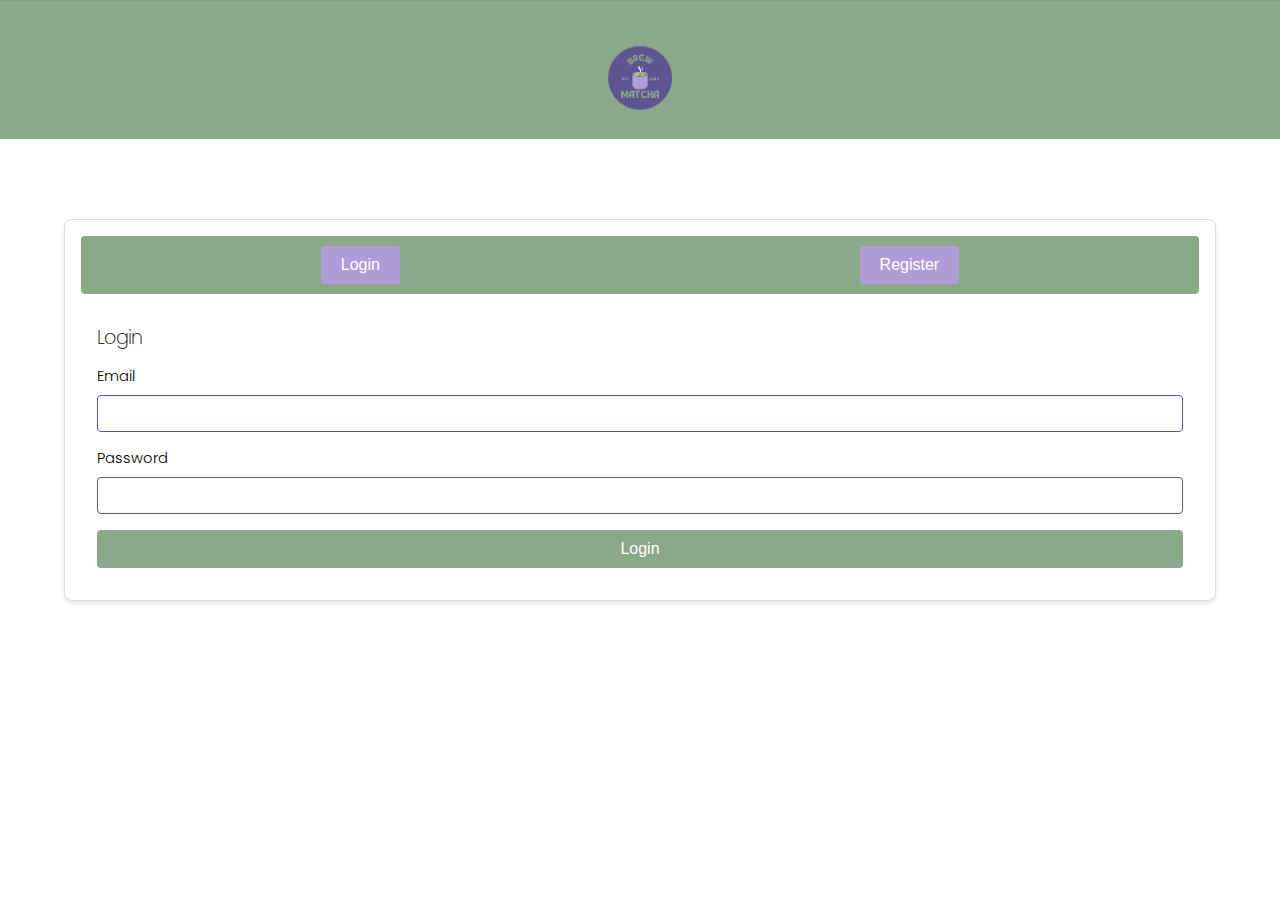
<file: Brew/index.html>
<!DOCTYPE html>
<html lang="en-US">
  <head>
    <meta charset="UTF-8">
    <meta name="viewport" content="width=device-width, initial-scale=1.0" />
    <title>Login - Brew MATCHA</title>
    <link rel="stylesheet" href="css/components.css">
    <link rel="stylesheet" href="css/icons.css">
    <link rel="stylesheet" href="css/responsee.css">
    <link rel="stylesheet" href="css/login.css">
    <link rel="stylesheet" href="owl-carousel/owl.carousel.css">
    <link rel="stylesheet" href="owl-carousel/owl.theme.css">
    <!-- CUSTOM STYLE -->
    <link rel="stylesheet" href="css/cb-style.css">
    <link href="https://fonts.googleapis.com/css?family=Poppins:100,200,300,400,700,900&amp;subset=latin-ext" rel="stylesheet">
    <script type="text/javascript" src="js/jquery-1.8.3.min.js"></script>
    <script type="text/javascript" src="js/jquery-ui.min.js"></script>
  </head>

  <body class="size-1280">

    <!-- HEADER -->
    <header role="banner" class="position-absolute">
      <!-- Top Navigation -->
      <nav class="background-transparent background-primary-dott full-width sticky">
        <div class="top-nav">
          <!-- mobile version logo -->
          <div class="logo hide-l hide-xl hide-xxl">
             <a href="index.html" class="logo">
              <!-- Logo  -->
              <img class="logo-white" src="img/MatchLogo.png" alt="">
            </a>
          </div>
          <p class="nav-text"></p>

          <!-- left menu items -->
          <div class="top-nav left-menu">
             <ul class="right top-ul chevron">
              
             </ul>
          </div>

          <!-- logo -->
          <ul class="logo-menu">
            <a href="index.html" class="logo">
              <!-- Logo -->
              <img class="logo" src="img/MatchLogo.png" alt="">
            </a>
          </ul>

          <!-- right menu items -->
          <div class="top-nav right-menu">
             <ul class="top-ul chevron">
             
              
             </ul>
          </div>
        </div>
      </nav>
    </header>
    <!-- login -->
    <div class="auth-section">
        <div class="auth-sections">
            <!-- Tab Links -->
            <div class="tab">
                <button class="tablinks round" onclick="openForm(event, 'Login')">Login</button>
                <button class="tablinks round" onclick="openForm(event, 'Register')">Register</button>
            </div>

            <!-- Login Form -->
            <div id="Login" class="tabcontent">
                <h3>Login</h3>
                <form action="login3.php" method="post">
                    <div class="form-control">
                        <label for="login-email">Email</label>
                        <input type="text" id="login-email" name="email" required>
                    </div>
                    <div class="form-control">
                        <label for="login-password">Password</label>
                        <input type="password" id="login-password" name="password" required>
                    </div>
                    <button type="submit" class="submit-btn" name="login">Login</button>
                </form>
            </div>

            <!-- Registration Form -->
            <div id="Register" class="tabcontent">
                <h3>Register</h3>
                <form action="register3.php" method="post">
                    <div class="form-control">
                        <label for="register-username">Username</label>
                        <input type="text" id="register-username" name="name" required>
                    </div>
                    <div class="form-control">
                        <label for="register-email">Email</label>
                        <input type="email" id="register-email" name="email" required>
                    </div>
                    <div class="form-control">
                        <label for="register-password">Password</label>
                        <input type="password" id="register-password" name="password" required>
                    </div>
                    <button type="submit" class="submit-btn" name="register">Register</button>
                </form>
            </div>
        </div>
    </div>

    <!-- JavaScript for Tab Switching -->
    <script>
        function openForm(evt, formName) {
            var i, tabcontent, tablinks;
            tabcontent = document.getElementsByClassName("tabcontent");
            for (i = 0; i < tabcontent.length; i++) {
                tabcontent[i].style.display = "none";
            }
            tablinks = document.getElementsByClassName("tablinks");
            for (i = 0; i < tablinks.length; i++) {
                tablinks[i].className = tablinks[i].className.replace(" active", "");
            }
            document.getElementById(formName).style.display = "block";
            evt.currentTarget.className += " active";
        }

        // Set the default tab
        document.addEventListener("DOMContentLoaded", () => {
            openForm(event, 'Login');
        });
    </script>
</body>
</html>
</file>
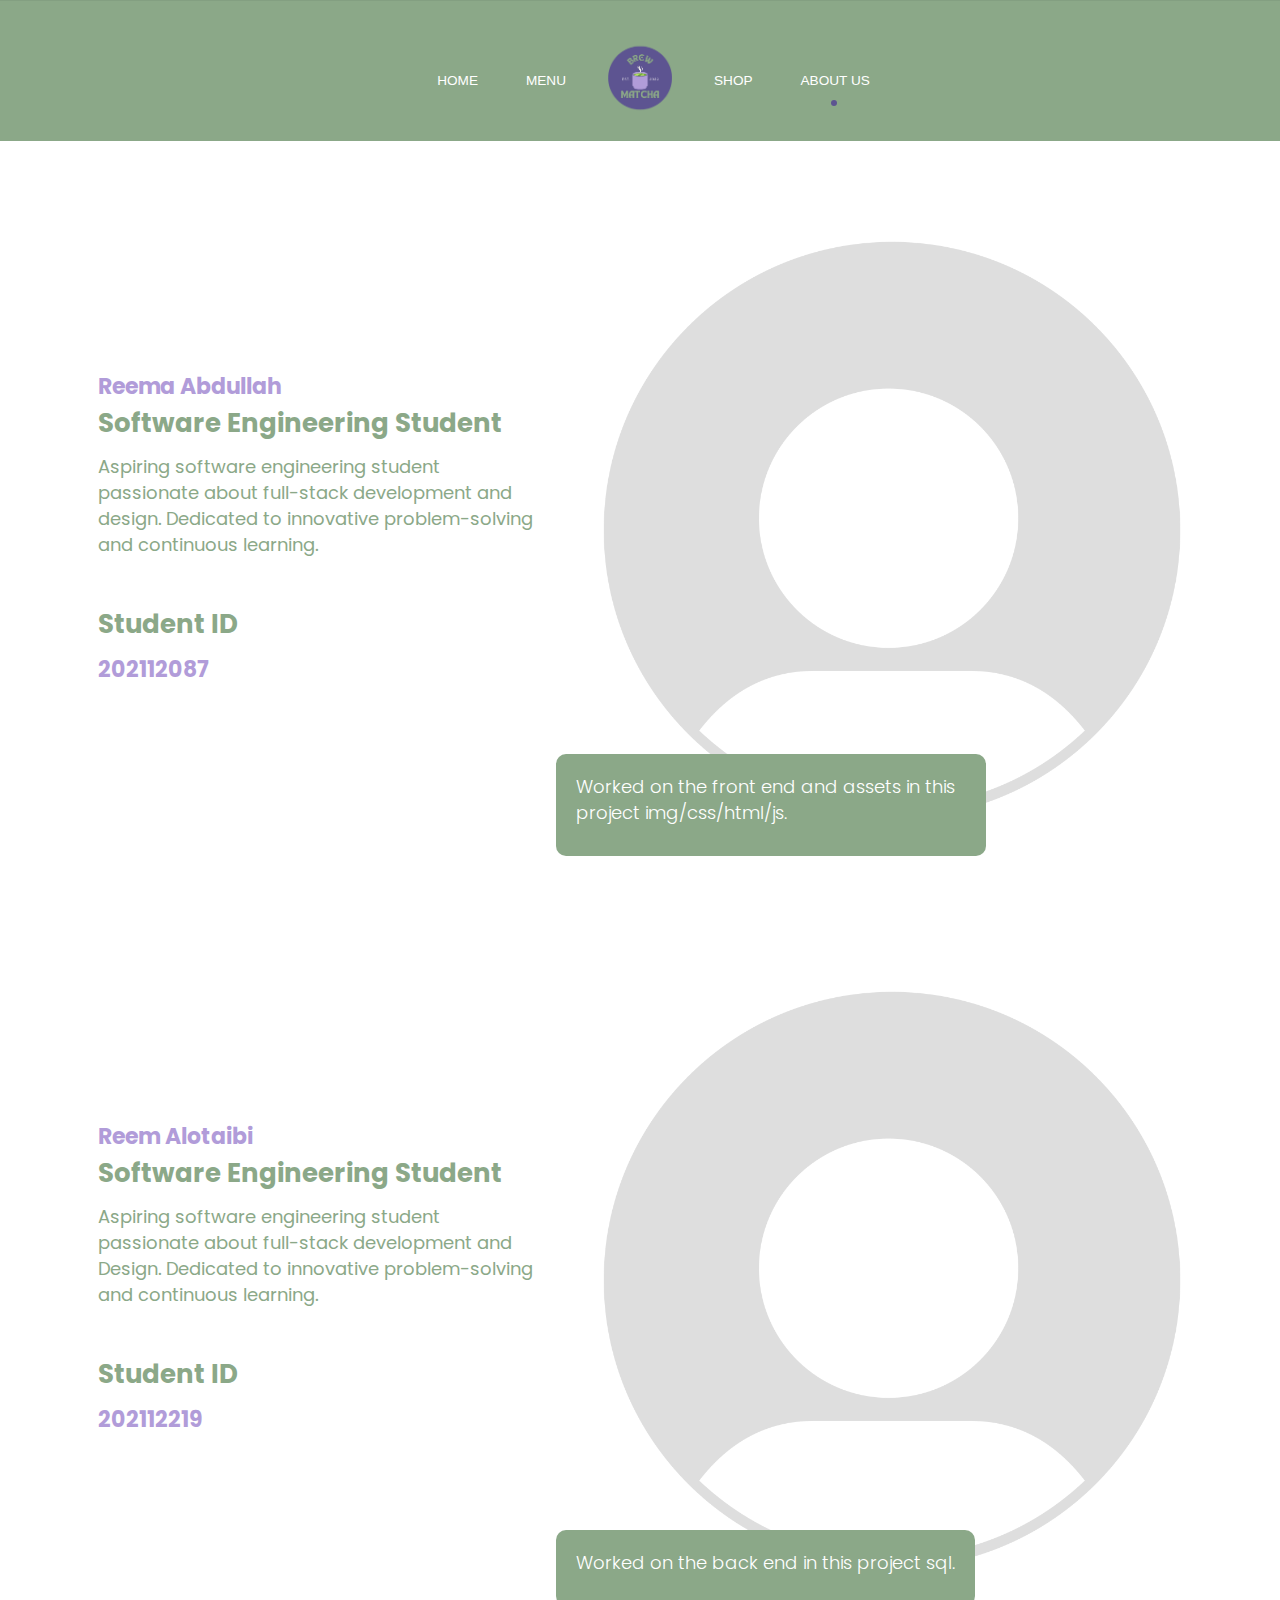
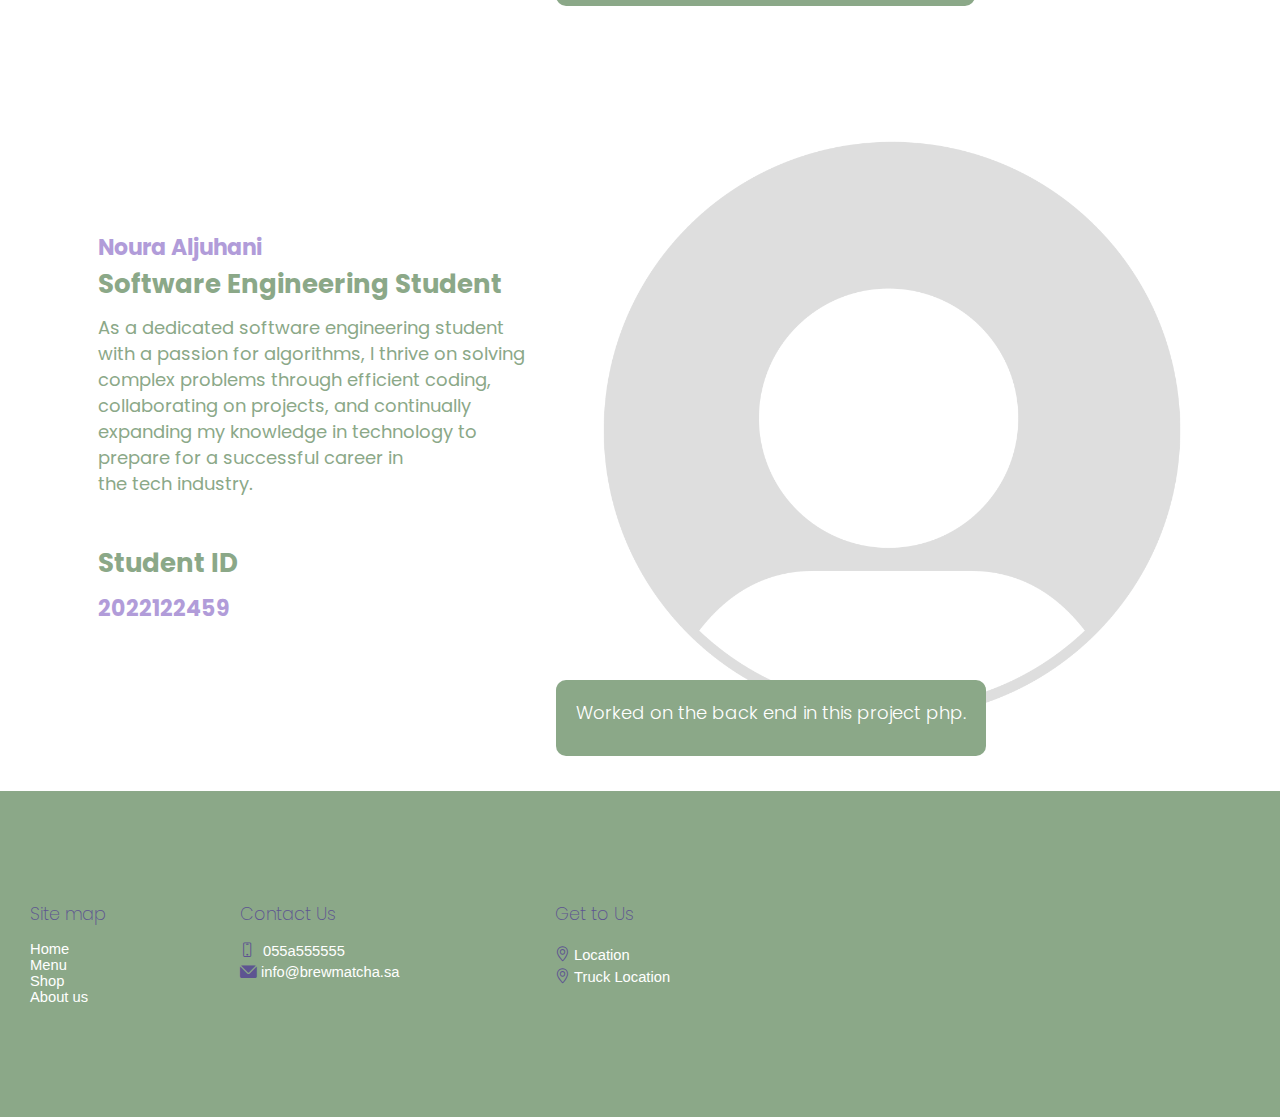
<file: Brew/about.html>
<!DOCTYPE html>
<html lang="en-US">
  <head>
    <meta charset="UTF-8">
    <meta name="viewport" content="width=device-width, initial-scale=1.0" />
     <title>BREW MATCHA</title>
    <link rel="stylesheet" href="css/components.css">
    <link rel="stylesheet" href="css/icons.css">
    <link rel="stylesheet" href="css/responsee.css">
    <link rel="stylesheet" href="css/about.css">
    <link rel="stylesheet" href="owl-carousel/owl.carousel.css">
    <link rel="stylesheet" href="owl-carousel/owl.theme.css">
    <!-- CUSTOM STYLE -->
    <link rel="stylesheet" href="css/cb-style.css">
    <link href="https://fonts.googleapis.com/css?family=Poppins:100,200,300,400,700,900&amp;subset=latin-ext" rel="stylesheet">
    <script type="text/javascript" src="js/jquery-1.8.3.min.js"></script>
    <script type="text/javascript" src="js/jquery-ui.min.js"></script>
  </head>

  <body class="size-1280">

    <!-- HEADER -->
    <header role="banner" class="position-absolute">
      <!-- Top Navigation -->
      <nav class="background-transparent background-primary-dott full-width sticky">
        <div class="top-nav">
          <!-- mobile version logo -->
          <div class="logo hide-l hide-xl hide-xxl">
             <a href="home.html" class="logo">
              <!-- Logo  -->
              <img class="logo-white" src="img/MatchLogo.png" alt="">
            </a>
          </div>
          <p class="nav-text"></p>

          <!-- left menu items -->
          <div class="top-nav left-menu">
            <ul class="right top-ul chevron">
               <li><a href="home.html">Home</a></li>
               <li><a href="Menu.html">Menu</a></li>
              
            </ul>
         </div>

         <!-- logo -->
         <ul class="logo-menu">
           <a href="home.html" class="logo">
             <!-- Logo -->
             <img class="logo" src="img/MatchLogo.png" alt="">
           </a>
         </ul>

         <!-- right menu items -->
         <div class="top-nav right-menu">
            <ul class="top-ul chevron">
             <li><a href="shop.html  ">Shop</a></li>
               <li><a href="about.html">About Us</a></li>
             </ul>
          </div>
        </div>
      </nav>
    </header>

    <!-- MAIN -->
    <main role="main">
      <!-- Header -->
       <!-- Section 1 (Hero) -->

       <div class="responsive-container-block bigContainer">
        <div class="responsive-container-block Container bottomContainer">
          <div class="ultimateImg">
            <img class="mainImg" src="img/pfp.png">
            <div class="purpleBox">
              <p class="purpleText">
                Worked on the front end and assets in this project img/css/html/js.
              </p>
            </div>
          </div>
          <div class="allText bottomText">
            <p class="text-blk headingText">
              Reema Abdullah
            </p>
            <p class="text-blk subHeadingText">
              Software Engineering Student 
            </p>
            <p class="text-blk description">
              Aspiring software engineering student passionate about full-stack development and design. Dedicated to innovative problem-solving and continuous learning.
            </p>
            <p class="text-blk subHeadingText">
             Student ID
            </p>
            <p class="text-blk headingText">
              202112087
            </p>
           
          </div>
        </div>
      </div>

    
      
      <div class="responsive-container-block bigContainer">
        <div class="responsive-container-block Container bottomContainer">
          <div class="ultimateImg">
            <img class="mainImg" src="img/pfp.png">
            <div class="purpleBox">
              <p class="purpleText">
                Worked on the back end in this project sql.
              </p>
            </div>
          </div>
          <div class="allText bottomText">
            <p class="text-blk headingText">
                Reem Alotaibi            </p>
            <p class="text-blk subHeadingText">
              Software Engineering Student 
            </p>
            <p class="text-blk description">
              Aspiring software engineering student passionate about full-stack development and Design. Dedicated to innovative problem-solving and continuous learning.
            </p>
            <p class="text-blk subHeadingText">
             Student ID
            </p>
            <p class="text-blk headingText">
              202112219
            </p>
           
          </div>
        </div>
      </div>

    

      <div class="responsive-container-block bigContainer">
        <div class="responsive-container-block Container bottomContainer">
          <div class="ultimateImg">
            <img class="mainImg" src="img/pfp.png">
            <div class="purpleBox">
              <p class="purpleText">
              Worked on the back end in this project php.              </p>
            </div>
          </div>
          <div class="allText bottomText">
            <p class="text-blk headingText">
              Noura Aljuhani
            </p>
            <p class="text-blk subHeadingText">
              Software Engineering Student 
            </p>
            <p class="text-blk description">
              As a dedicated software engineering student with a passion for algorithms, I thrive on solving complex problems through efficient coding, collaborating on projects, and continually expanding my knowledge in technology to prepare for a successful career in the tech industry.            </p>
            <p class="text-blk subHeadingText">
             Student ID
            </p>
            <p class="text-blk headingText">
              2022122459
            </p>
           
          </div>
        </div>
      </div>

    
      <!-- Main Footer -->
      <section class="section background-darkgreen">
        <div class="line">
          <div class="margin2x">
            <!--Site map-->
            <div class="s-12 m-6 l-3 xl-2">
              <h4 class="text-gold  margin-m-top-30">Site map</h4>
              <a class="text-primary-hover" href="home.html">Home</a><br>
              <a class="text-primary-hover" href="Menu.html">Menu</a><br>
              <a class="text-primary-hover" href="shop.html">Shop</a><br>
              <a class="text-primary-hover" href="about.html">About us</a>
           </div>

            <!--Contact Us-->
            <div class="s-12 m-6 l-3 xl-3">
               <h4 class="text-gold text-bold margin-m-top-30">Contact Us</h4>
                <pre class="footer-text "><i class="icon-sli-screen-smartphone icon-color"></i>  <a class="text-primary-hover" href = "Tel: 0555555555">055a555555</a></pre>
              
                <pre class="footer-text "><i class="icon-mail icon-color"></i> <a class="text-primary-hover" href = "mailto: info@brewmatcha.sa">info@brewmatcha.sa</a></pre>
            </div>

            <!--Get to us-->
            <div class="s-12 m-6 l-3 xl-2">
              <h4 class="text-gold  margin-m-top-30">Get to Us</h4>
              <p><i class="icon-sli-location-pin icon-color"></i> <a class="text-primary-hover" href="https://maps.app.goo.gl/AFxFVnmgRwUVGCyZA" target="_blank">Location</a></p>
           <i class="icon-sli-location-pin icon-color"></i> <a class="text-primary-hover" href="https://maps.app.goo.gl/AFxFVnmgRwUVGCyZA" target="_blank">Truck Location</a></p>
           </div>
          </div>
        </div>
      </section>

    </footer>
    <script type="text/javascript" src="js/responsee.js"></script>
    <script type="text/javascript" src="owl-carousel/owl.carousel.js"></script>
    <script type="text/javascript" src="js/template-scripts.js"></script>
  </body>
</html>
</file>
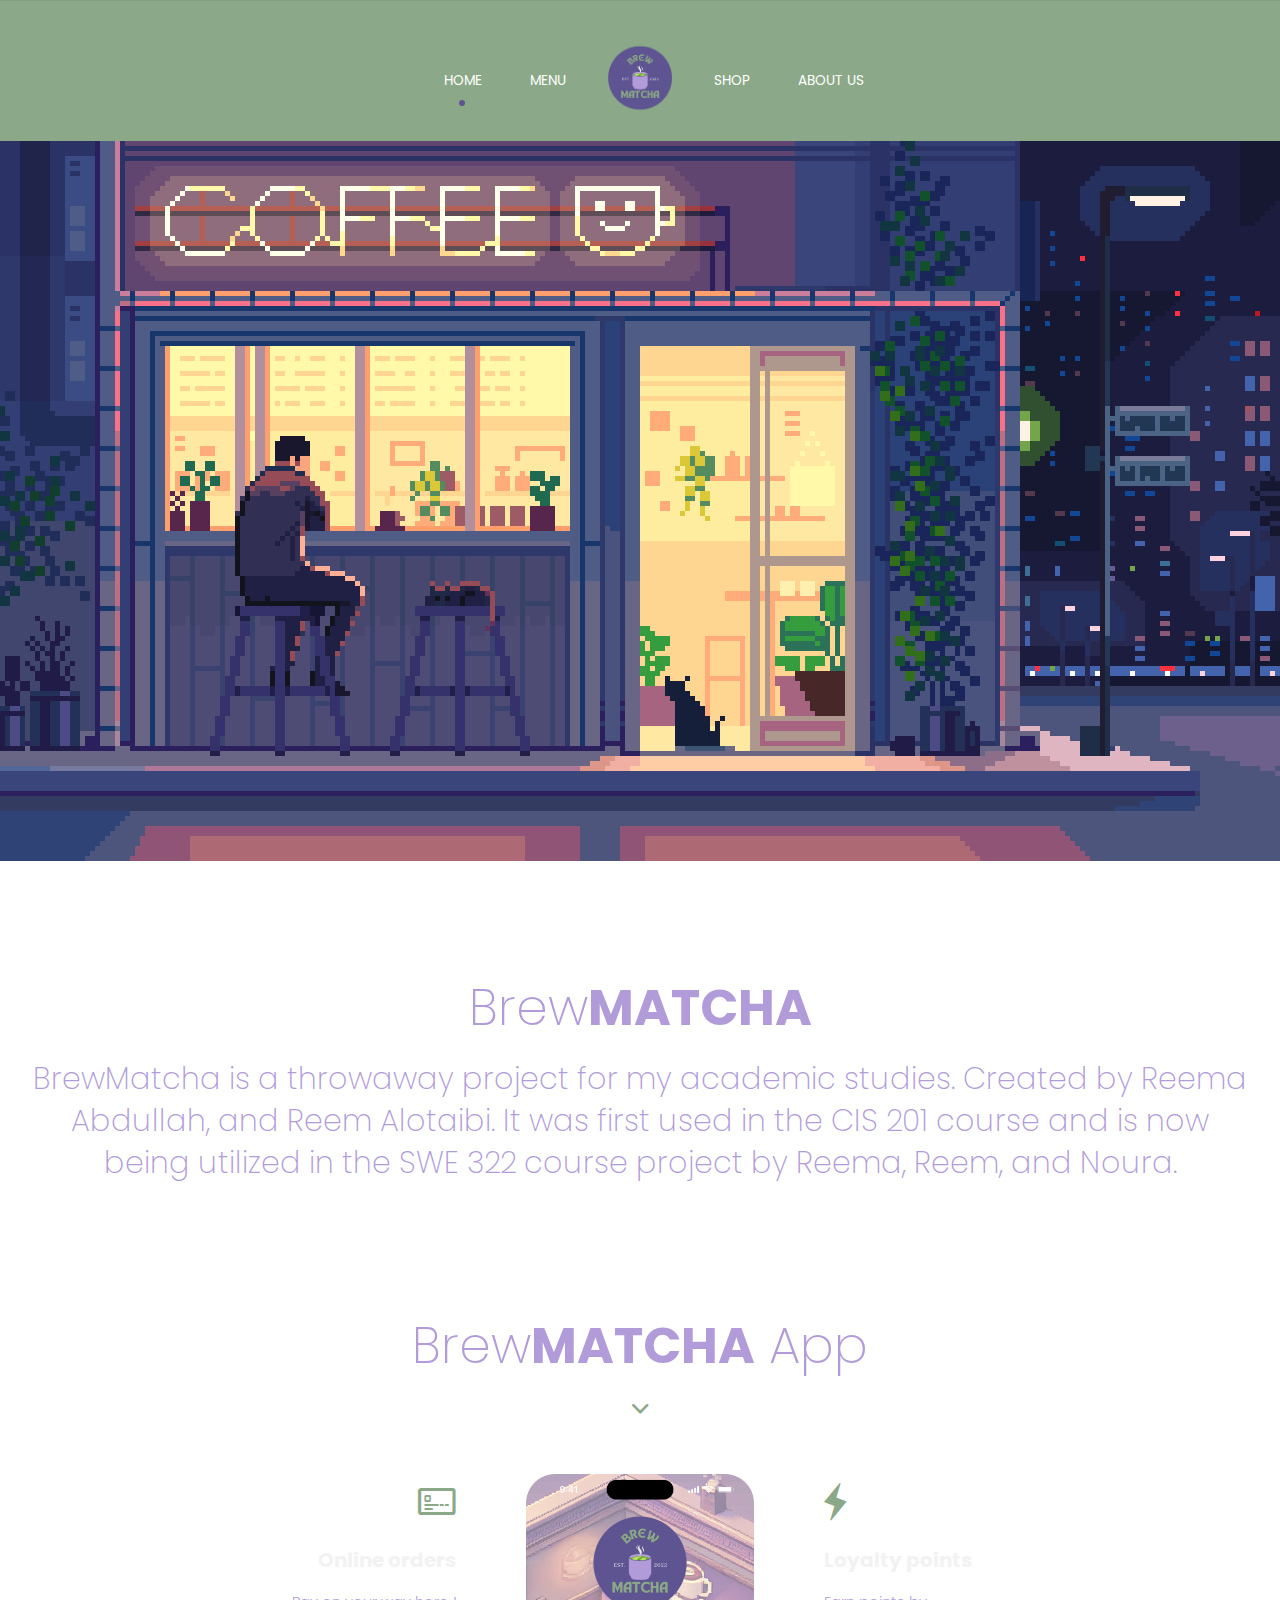
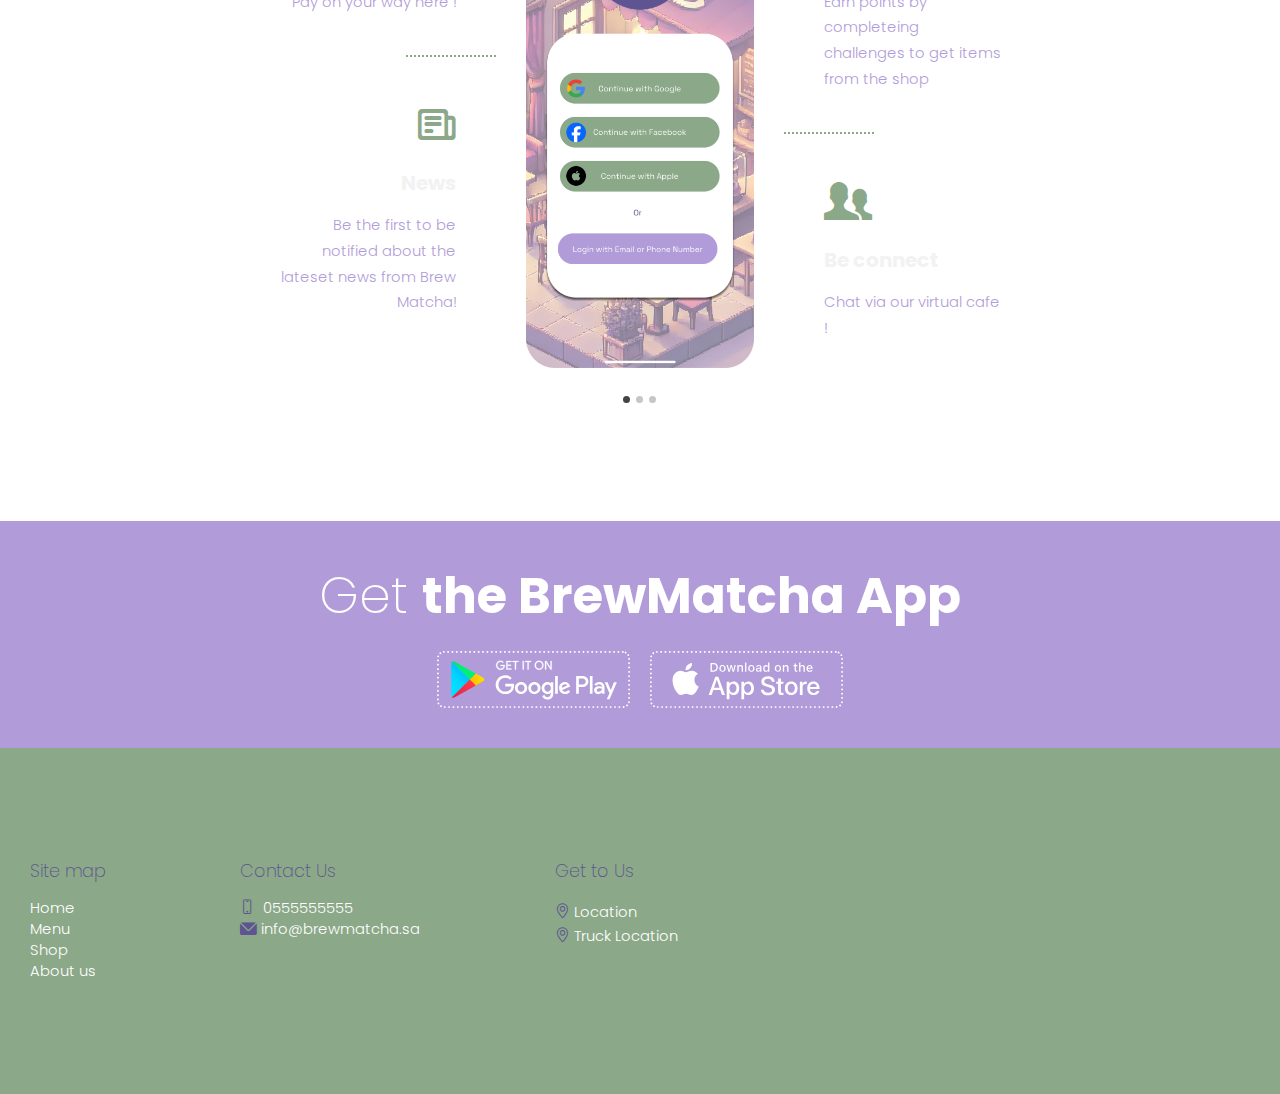
<file: Brew/home.html>
<!DOCTYPE html>
<html lang="en-US">
  <head>
    <meta charset="UTF-8">
    <meta name="viewport" content="width=device-width, initial-scale=1.0" />
     <title>BREW MATCHA</title>
    <link rel="stylesheet" href="css/components.css">
    <link rel="stylesheet" href="css/icons.css">
    <link rel="stylesheet" href="css/responsee.css">
    <link rel="stylesheet" href="owl-carousel/owl.carousel.css">
    <link rel="stylesheet" href="owl-carousel/owl.theme.css">
    <!-- CUSTOM STYLE -->
    <link rel="stylesheet" href="css/cb-style.css">
    <link href="https://fonts.googleapis.com/css?family=Poppins:100,200,300,400,700,900&amp;subset=latin-ext" rel="stylesheet">
    <script type="text/javascript" src="js/jquery-1.8.3.min.js"></script>
    <script type="text/javascript" src="js/jquery-ui.min.js"></script>
  </head>

  <body class="size-1280">

    <!-- HEADER -->
    <header role="banner" class="position-absolute">
      <!-- Top Navigation -->
      <nav class="background-transparent background-primary-dott full-width sticky">
        <div class="top-nav">
          <!-- mobile version logo -->
          <div class="logo hide-l hide-xl hide-xxl">
             <a href="home.html" class="logo">
              <!-- Logo  -->
              <img class="logo-white" src="img/MatchLogo.png" alt="">
            </a>
          </div>
          <p class="nav-text"></p>

         <!-- left menu items -->
         <div class="top-nav left-menu">
          <ul class="right top-ul chevron">
             <li><a href="home.html">Home</a></li>
             <li><a href="Menu.html">Menu</a></li>
            
          </ul>
       </div>

       <!-- logo -->
       <ul class="logo-menu">
         <a href="home.html" class="logo">
           <!-- Logo -->
           <img class="logo" src="img/MatchLogo.png" alt="">
         </a>
       </ul>

       <!-- right menu items -->
       <div class="top-nav right-menu">
          <ul class="top-ul chevron">
           <li><a href="shop.html  ">Shop</a></li>
             <li><a href="about.html">About Us</a></li>
             </ul>
          </div>
        </div>
      </nav>
    </header>

    <!-- MAIN -->
    <main role="main">
      <!-- Header -->
       <!-- Section 1 (Hero) -->

     <img src="img/darius-anton-coffee-01.gif">





      <!-- Section 2 -->
      <section class="section-top-padding background-white">
        <div class="line text-center">

          <h2 class="text-dark text-size-50 text-m-size-40">Brew<b>MATCHA</b></h2>
          <h2 class="text-dark text-size-30 text-m-size-40">BrewMatcha is a throwaway project for my academic studies. Created by Reema Abdullah, 
            and Reem Alotaibi. It was first used in the CIS 201 course and is now being utilized in the SWE 322 course project by Reema, Reem, and Noura.
</h2>






          </div>
      </section>

      <!-- Section 3 -->
      <section class="section background-white">
        <div class="line text-center">

          <h2 class="text-dark text-size-50 text-m-size-40">Brew<b>MATCHA</b> App </h2>
          <i class="icon-chevron_down text-primary margin-bottom-50 text-size-20"></i>
        </div>

        <div class="l-12 xl-7 center">
          <div class="margin">
            <!-- Left Column -->
            <div class="s-12 m-12 l-4 text-right">
              <div class="margin-right-50">
                <i class="icon-credit_card text-primary text-size-40 margin-bottom-20 color-black" ></i>
                <h3 class="text-strong text-size-20 text-line-height-1 margin-bottom-20">Online orders</h3>
                <p>Pay on your way here !</p>
              </div>

              <div class="line">
                <hr class="break background-primary break-small right margin-top-bottom-40">
              </div>

              <div class="margin-right-50">
                <i class="icon-newspaper text-primary text-size-40 margin-bottom-20"></i>
                <h3 class="text-strong text-size-20 text-line-height-1 margin-bottom-20">News</h3>
                <p>Be the first to be notified about the lateset news from Brew Matcha!</p>
              </div>
            </div>

            <!-- Middle Column (carousel)-->
            <div class="s-12 m-12 l-4">
              <div class="carousel-default owl-carousel carousel-hide-arrows margin-m-top-bottom-50">
                <div class="item">
                  <img src="img/app1.png"/>
                </div>
                <div class="item">
                  <img src="img/app2.png"/>
                </div>
                <div class="item">
                  <img src="img/app3.png"/>
                </div>
              </div>
            </div>

            <!-- Right Column -->
            <div class="s-12 m-12 l-4">
               <div class="margin-left-50">
                <i class="	icon-high_voltage text-primary text-size-40 margin-bottom-20"></i>
                <h3 class="text-strong text-size-20 text-line-height-1 margin-bottom-20">Loyalty points</h3>
                <p>Earn points by completeing challenges to get items from the shop</p>
              </div>

              <div class="line">
                <hr class="break background-primary break-small margin-top-bottom-40">
              </div>

              <div class="margin-left-50">
                <i class="icon-users text-primary text-size-40 margin-bottom-20"></i>
                <h3 class="text-strong text-size-20 text-line-height-1 margin-bottom-20">Be connect</h3>
                <p>Chat via our virtual cafe !</p>
              </div>
            </div>
          </div>
        </div>
      </section>


         <!-- Section 4 -->
      <section class="section-small-padding background-dark text-center">
        <div class="line">
          <h2 class="text-white text-size-50 text-m-size-40 margin-bottom-20">Get <b>the BrewMatcha App</b></h2>
          <div class="m-10 l-6 xl-4 center">
            <div class="margin">
              <a class="s-12 m-6 margin-s-bottom" href="home.html">
                <img class="full-img right" src="img/google-play.svg" alt="">
              </a>
              <a class="s-12 m-6" href="home.html">
                <img class="full-img" src="img/app-store.svg" alt="">
              </a>
            </div>
          </div>
        </div>
      </section>

    </main>


    

      <!-- Main Footer -->
      <section class="section background-darkgreen">
        <div class="line">
          <div class="margin2x">
            <!--Site map-->
            <div class="s-12 m-6 l-3 xl-2">
              <h4 class="text-gold  margin-m-top-30">Site map</h4>
              <a class="text-primary-hover" href="home.html">Home</a><br>
              <a class="text-primary-hover" href="Menu.html">Menu</a><br>
              <a class="text-primary-hover" href="shop.html">Shop</a><br>
              <a class="text-primary-hover" href="about.html">About us</a>
           </div>

            <!--Contact Us-->
            <div class="s-12 m-6 l-3 xl-3">
               <h4 class="text-gold text-bold margin-m-top-30">Contact Us</h4>
                <pre class="footer-text "><i class="icon-sli-screen-smartphone icon-color"></i>  <a class="text-primary-hover" href = "Tel: 0555555555">0555555555</a></pre>
              
                <pre class="footer-text "><i class="icon-mail icon-color"></i> <a class="text-primary-hover" href = "mailto: info@brewmatcha.sa">info@brewmatcha.sa</a></pre>
            </div>

            <!--Get to us-->
            <div class="s-12 m-6 l-3 xl-2">
              <h4 class="text-gold  margin-m-top-30">Get to Us</h4>
              <p><i class="icon-sli-location-pin icon-color"></i> <a class="text-primary-hover" href="https://maps.app.goo.gl/AFxFVnmgRwUVGCyZA" target="_blank">Location</a></p>
           <i class="icon-sli-location-pin icon-color"></i> <a class="text-primary-hover" href="https://maps.app.goo.gl/AFxFVnmgRwUVGCyZA" target="_blank">Truck Location</a></p>
           </div>
          </div>
        </div>
      </section>

    </footer>
    <script type="text/javascript" src="js/responsee.js"></script>
    <script type="text/javascript" src="owl-carousel/owl.carousel.js"></script>
    <script type="text/javascript" src="js/template-scripts.js"></script>
  </body>
</html>
</file>
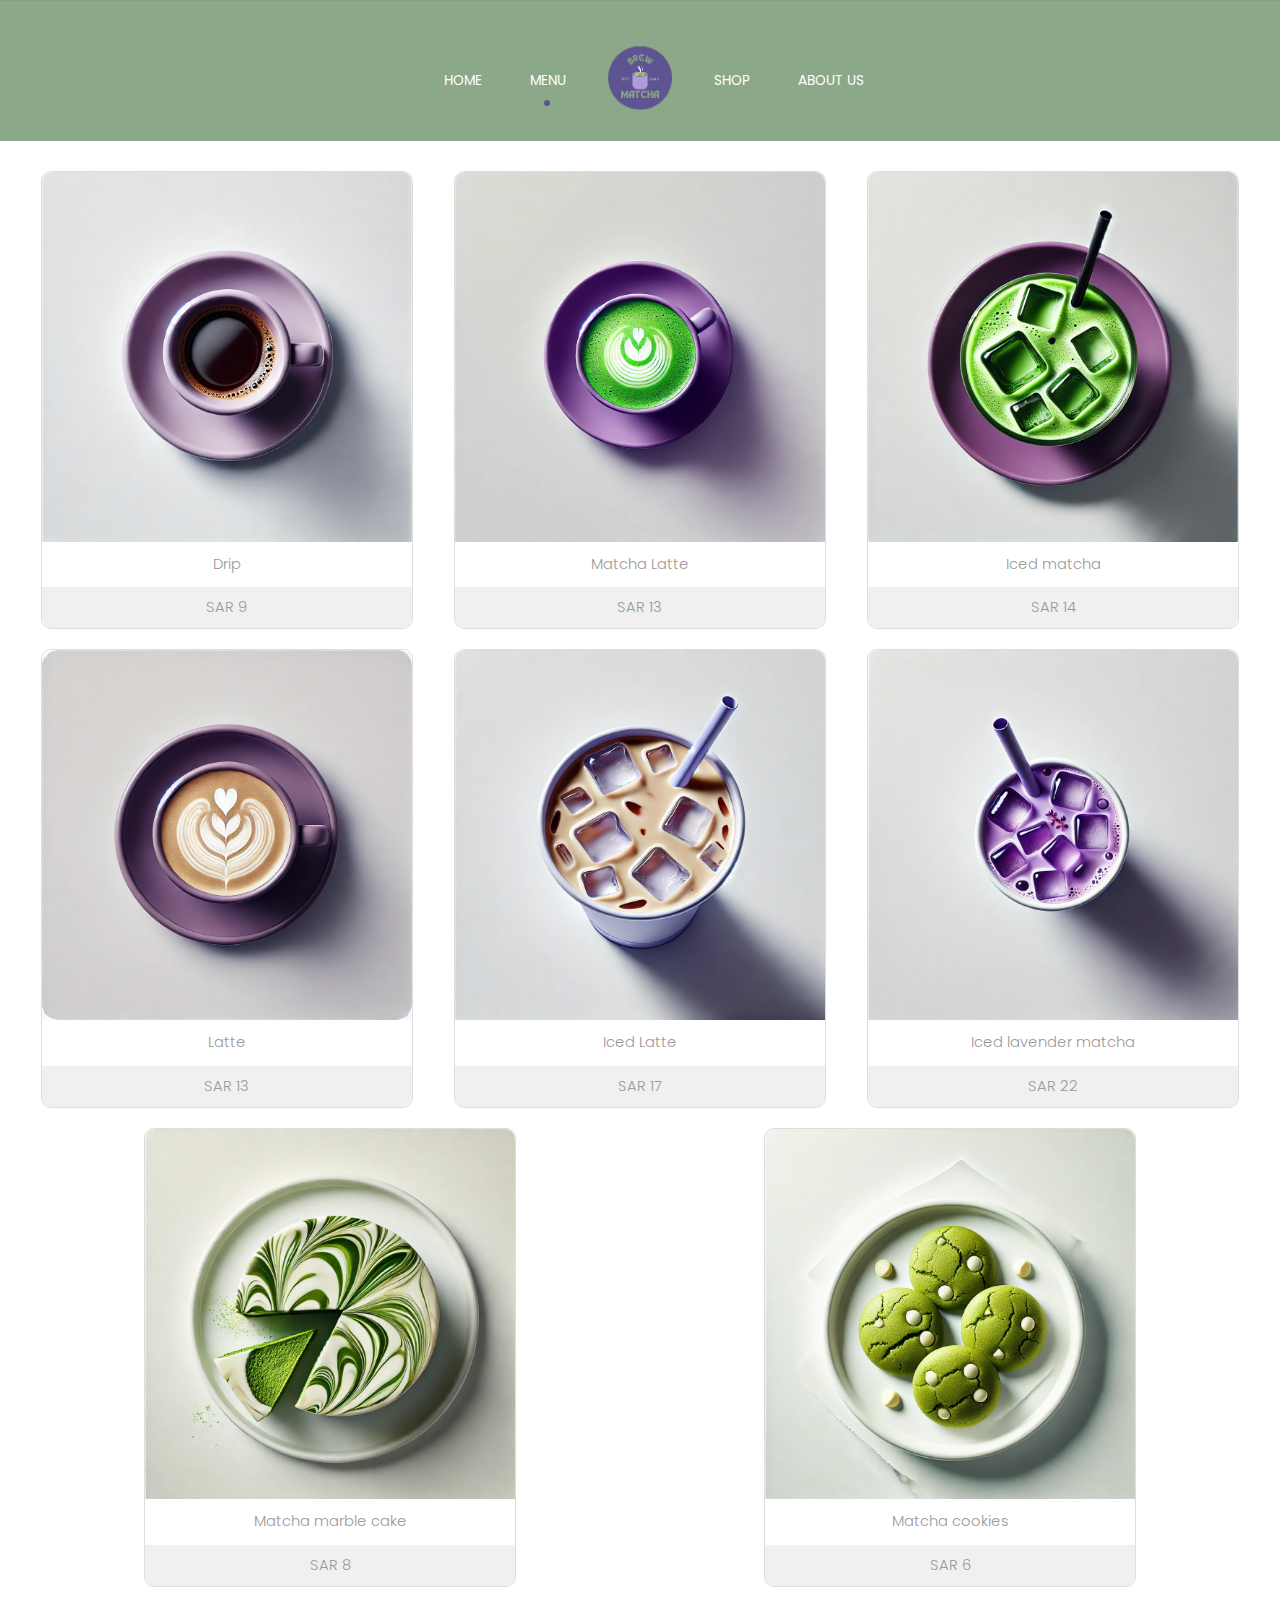
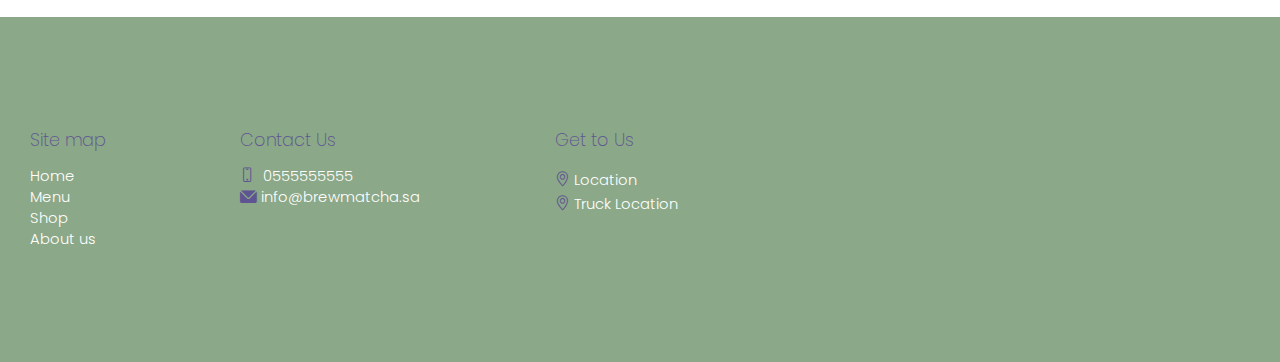
<file: Brew/Menu.html>
<!DOCTYPE html>
<html lang="en-US">
  <head>
    <meta charset="UTF-8">
    <meta name="viewport" content="width=device-width, initial-scale=1.0" />
    <title> BREW MATCHA </title>
    <link rel="stylesheet" href="css/components.css">
    <link rel="stylesheet" href="css/icons.css">
    <link rel="stylesheet" href="css/responsee.css">
    <link rel="stylesheet" href="owl-carousel/owl.carousel.css">
    <link rel="stylesheet" href="owl-carousel/owl.theme.css">
    <link rel="stylesheet" href="css/menu.css">
    <link rel="stylesheet" href="css/shop.css">

    <!-- CUSTOM STYLE -->
    <link rel="stylesheet" href="css/cb-style.css">
    <link href="https://fonts.googleapis.com/css?family=Poppins:100,200,300,400,700,900&amp;subset=latin-ext" rel="stylesheet">
    <script type="text/javascript" src="js/jquery-1.8.3.min.js"></script>
    <script type="text/javascript" src="js/jquery-ui.min.js"></script>
  </head>

  <body class="size-1280">

    <!-- HEADER -->
    <header role="banner" class="position-absolute">
      <!-- Top Navigation -->
      <nav class="background-transparent background-primary-dott full-width sticky">
        <div class="top-nav">
          <!-- mobile version logo -->
          <div class="logo hide-l hide-xl hide-xxl">
             <a href="home.html" class="logo">
              <!-- Logo  -->
              <img class="logo-white" src="img/MatchLogo.png" alt="">
            </a>
          </div>
          <p class="nav-text"></p>

          <!-- left menu items -->
          <div class="top-nav left-menu">
             <ul class="right top-ul chevron">
                <li><a href="home.html">Home</a></li>
                <li><a href="Menu.html">Menu</a></li>
               
             </ul>
          </div>

          <!-- logo -->
          <ul class="logo-menu">
            <a href="home.html" class="logo">
              <!-- Logo -->
              <img class="logo" src="img/MatchLogo.png" alt="">
            </a>
          </ul>

          <!-- right menu items -->
          <div class="top-nav right-menu">
             <ul class="top-ul chevron">
              <li><a href="shop.html  ">Shop</a></li>
                <li><a href="about.html">About Us</a></li>
              
             </ul>
          </div>
        </div>
      </nav>
    </header>

    <section class="menu-container">
      <div class="menu-item">
        <img src="img/Drip.webp" alt="Food Menu Item 1">
        <p>Drip</p>
        <div class="price">SAR 9</div>
      </div>
      <div class="menu-item">
        <img src="img/hot%20matcha.webp" alt="Food Menu Item 1">
        <p>Matcha Latte</p>
        <div class="price">SAR 13</div>
      </div>
      <div class="menu-item">
        <img src="img/Ice%20mathca.webp" alt="Food Menu Item 1">
        <p>Iced matcha </p>
        <div class="price">SAR 14</div>
      </div>
      <div class="menu-item">
        <img src="img/Latte.webp" alt="Food Menu Item 1">
        <p>Latte</p>
        <div class="price">SAR 13</div>
      </div>
      <div class="menu-item">
        <img src="img/Ice%20latte.webp" alt="Food Menu Item 1">
        <p>Iced Latte</p>
        <div class="price">SAR 17</div>
      </div>
      <div class="menu-item">
        <img src="img/Ice%20lavender%20matcha.webp" alt="Food Menu Item 1">
        <p>Iced lavender matcha</p>
        <div class="price">SAR 22</div>
      </div>
      <div class="menu-item">
        <img src="img/matcha%20marble%20cake.webp" alt="Food Menu Item ">
        <p>Matcha marble cake</p>
        <div class="price">SAR 8</div>
      </div>
      <div class="menu-item">
        <img src="img/matcha%20cookies.webp" alt="Food Menu Item ">
        <p>Matcha cookies</p>
        <div class="price">SAR 6</div>
      </div>
    </section>

    

</div>
  


      
      <!-- Main Footer -->
      <section class="section background-darkgreen">
        <div class="line">
          <div class="margin2x">
            <!--Site map-->
            <div class="s-12 m-6 l-3 xl-2">
              <h4 class="text-gold  margin-m-top-30">Site map</h4>
              <a class="text-primary-hover" href="home.html">Home</a><br>
              <a class="text-primary-hover" href="Menu.html">Menu</a><br>
              <a class="text-primary-hover" href="shop.html">Shop</a><br>
              <a class="text-primary-hover" href="about.html">About us</a>
           </div>

            <!--Contact Us-->
            <div class="s-12 m-6 l-3 xl-3">
               <h4 class="text-gold text-bold margin-m-top-30">Contact Us</h4>
                <pre class="footer-text "><i class="icon-sli-screen-smartphone icon-color"></i>  <a class="text-primary-hover" href = "Tel: 0555555555">0555555555</a></pre>
              
                <pre class="footer-text "><i class="icon-mail icon-color"></i> <a class="text-primary-hover" href = "mailto: info@brewmatcha.sa">info@brewmatcha.sa</a></pre>
            </div>

            <!--Get to us-->
            <div class="s-12 m-6 l-3 xl-2">
              <h4 class="text-gold  margin-m-top-30">Get to Us</h4>
              <p><i class="icon-sli-location-pin icon-color"></i> <a class="text-primary-hover" href="https://maps.app.goo.gl/AFxFVnmgRwUVGCyZA" target="_blank">Location</a></p>
           <i class="icon-sli-location-pin icon-color"></i> <a class="text-primary-hover" href="https://maps.app.goo.gl/AFxFVnmgRwUVGCyZA" target="_blank">Truck Location</a></p>
           </div>
          </div>
        </div>
      </section>

      
    </footer>
    <script type="text/javascript" src="js/responsee.js"></script>
    <script type="text/javascript" src="owl-carousel/owl.carousel.js"></script>
    <script type="text/javascript" src="js/template-scripts.js"></script> 
  </body>
</html>
</file>
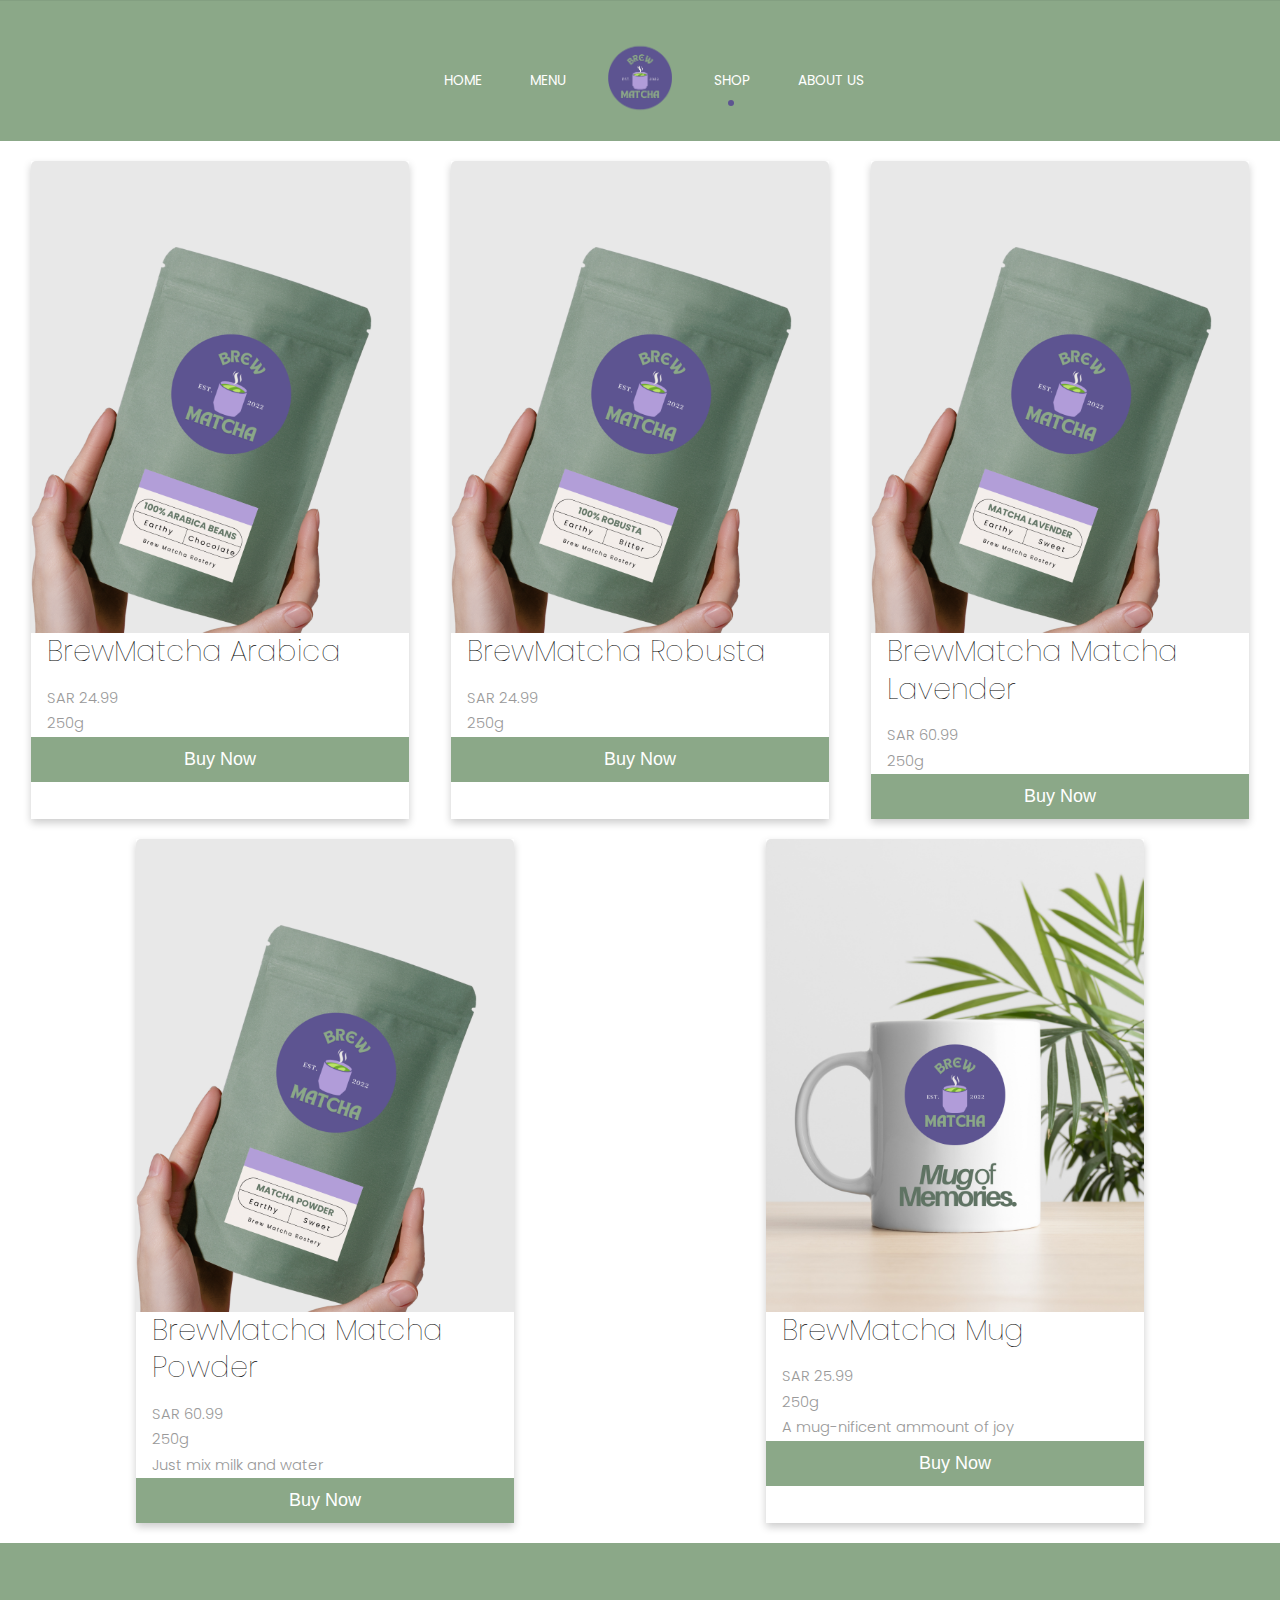
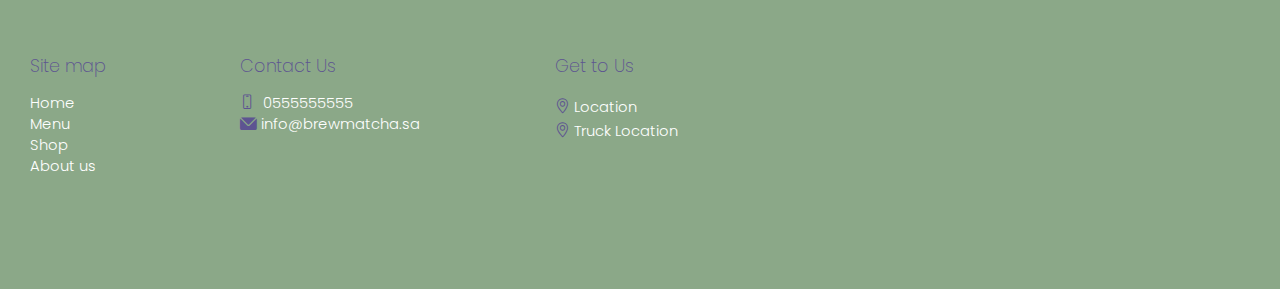
<file: Brew/shop.html>
<!DOCTYPE html>
<html lang="en-US">

<head>
  <meta charset="UTF-8">
  <meta name="viewport" content="width=device-width, initial-scale=1.0" />
   <title>BREW MATCHA</title>
  <link rel="stylesheet" href="css/components.css">
  <link rel="stylesheet" href="css/icons.css">
  <link rel="stylesheet" href="css/responsee.css">
  <link rel="stylesheet" href="owl-carousel/owl.carousel.css">
  <link rel="stylesheet" href="owl-carousel/owl.theme.css">
  <link rel="stylesheet" href="css/shop.css">

  <!-- CUSTOM STYLE -->
  <link rel="stylesheet" href="css/cb-style.css">
  <link href="https://fonts.googleapis.com/css?family=Poppins:100,200,300,400,700,900&amp;subset=latin-ext"
    rel="stylesheet">
  <script type="text/javascript" src="js/jquery-1.8.3.min.js"></script>
  <script type="text/javascript" src="js/jquery-ui.min.js"></script>
</head>

<body class="size-1280">

  <!-- HEADER -->
  <header role="banner" class="position-absolute">
    <!-- Top Navigation -->
    <nav class="background-transparent background-primary-dott full-width sticky">
      <div class="top-nav">
        <!-- mobile version logo -->
        <div class="logo hide-l hide-xl hide-xxl">
          <a href="home.html" class="logo">
            <!-- Logo  -->
            <img class="logo-white" src="img/MatchLogo.png" alt="">
          </a>
        </div>
        <p class="nav-text"></p>

        <!-- left menu items -->
        <div class="top-nav left-menu">
          <ul class="right top-ul chevron">
            <li><a href="home.html">Home</a></li>
            <li><a href="Menu.html">Menu</a></li>

          </ul>
        </div>

        <!-- logo -->
        <ul class="logo-menu">
          <a href="home.html" class="logo">
            <!-- Logo -->
            <img class="logo" src="img/MatchLogo.png" alt="">
          </a>
        </ul>

        <!-- right menu items -->
        <div class="top-nav right-menu">
          <ul class="top-ul chevron">
            <li><a href="shop.html  ">Shop</a></li>
            <li><a href="about.html">About Us</a></li>
          </ul>
        </div>
      </div>
    </nav>
  </header>

  <div class="buycard-container">
    <!--BrewMatcha Arabica-->
    <div class="buycard">
      <form action="shop.php" method="post">
        <img src="img/1.png" alt="Product Image" class="buycard-img">
        <h1 class="buycard-title">BrewMatcha Arabica</h1>
        <p class="buycard-price">SAR 24.99</p>
        <p class="buycard-description">250g</p>
        <!-- Hidden input fields for product_name and price -->
        <input type="hidden" name="product_name" value="BrewMatcha Arabica">
        <input type="hidden" name="price" value="24.99">
        <button type="submit" name="buy" class="buycard-button">Buy Now</button>
      </form>
    </div>
    <!-- BrewMatcha Robusta -->
    <div class="buycard">
      <form action="shop.php" method="post">
        <img src="img/2.png" alt="Product Image" class="buycard-img">
        <h1 class="buycard-title">BrewMatcha Robusta</h1>
        <p class="buycard-price">SAR 24.99</p>
        <p class="buycard-description">250g</p>
        <!-- Hidden input fields for product_name and price -->
        <input type="hidden" name="product_name" value="BrewMatcha Robusta">
        <input type="hidden" name="price" value="45.99">
        <button type="submit" name="buy" class="buycard-button">Buy Now</button>
      </form>
    </div>
    <!-- BrewMatcha Matcha Lavender-->
    <div class="buycard">
      <form action="shop.php" method="post">
        <img src="img/4.png" alt="Product Image" class="buycard-img">
        <h1 class="buycard-title">BrewMatcha Matcha Lavender</h1>
        <p class="buycard-price">SAR 60.99</p>
        <p class="buycard-description">250g</p>
        <!-- Hidden input fields for product_name and price -->
        <input type="hidden" name="product_name" value="Matcha Lavender">
        <input type="hidden" name="price" value="79.99">
        <button type="submit" name="buy" class="buycard-button">Buy Now</button>
      </form>
    </div>

        <!-- BrewMatcha Powder -->
    <div class="buycard">
      <form action="shop.php" method="post">
        <img src="img/3.png" alt="Product Image" class="buycard-img">
        <h1 class="buycard-title">BrewMatcha Matcha Powder</h1>
        <p class="buycard-price">SAR 60.99</p>
        <p class="buycard-description">250g</p>
        <p class="buycard-description">Just mix milk and water</p>
        <!-- Hidden input fields for product_name and price -->
        <input type="hidden" name="product_name" value="BrewMatcha Matcha Powder">
        <input type="hidden" name="price" value="79.99">
        <button type="submit" name="buy" class="buycard-button">Buy Now</button>
      </form>
    </div>
      
      
      
      
    <!-- BrewMatcha Mug-->
    <div class="buycard">
      <form action="shop.php" method="post">
        <img src="img/5.png"` alt="Product Image" class="buycard-img">
        <h1 class="buycard-title">BrewMatcha Mug</h1>
        <p class="buycard-price">SAR 25.99</p>
             <p class="buycard-description">250g</p>
        <p class="buycard-description">A mug-nificent ammount of joy</p>
        <!-- Hidden input fields for product_name and price -->
        <input type="hidden" name="product_name" value="BrewMatcha Mug">
        <input type="hidden" name="price" value="25.99">
        <button type="submit" name="buy" class="buycard-button">Buy Now</button>
      </form>
    </div>
  </div>
    
    
  <!-- Main Footer -->
  <section class="section background-darkgreen">
    <div class="line">
      <div class="margin2x">
        <!--Site map-->
        <div class="s-12 m-6 l-3 xl-2">
          <h4 class="text-gold  margin-m-top-30">Site map</h4>
          <a class="text-primary-hover" href="index.html">Home</a><br>
          <a class="text-primary-hover" href="Menu.html">Menu</a><br>
          <a class="text-primary-hover" href="shop.html">Shop</a><br>
          <a class="text-primary-hover" href="about.html">About us</a>
        </div>

        <!--Contact Us-->
        <div class="s-12 m-6 l-3 xl-3">
          <h4 class="text-gold text-bold margin-m-top-30">Contact Us</h4>
          <pre
            class="footer-text "><i class="icon-sli-screen-smartphone icon-color"></i>  <a class="text-primary-hover" href = "Tel: 0555555555">0555555555</a></pre>

          <pre
            class="footer-text "><i class="icon-mail icon-color"></i> <a class="text-primary-hover" href = "mailto: info@brewmatcha.sa">info@brewmatcha.sa</a></pre>
        </div>

        <!--Get to us-->
        <div class="s-12 m-6 l-3 xl-2">
          <h4 class="text-gold  margin-m-top-30">Get to Us</h4>
          <p><i class="icon-sli-location-pin icon-color"></i> <a class="text-primary-hover"
              href="https://maps.app.goo.gl/AFxFVnmgRwUVGCyZA" target="_blank">Location</a></p>
          <i class="icon-sli-location-pin icon-color"></i> <a class="text-primary-hover"
            href="https://maps.app.goo.gl/AFxFVnmgRwUVGCyZA" target="_blank">Truck Location</a></p>
        </div>
      </div>
    </div>
  </div>
  </section>


  </footer>
  <script type="text/javascript" src="js/responsee.js"></script>
  <script type="text/javascript" src="owl-carousel/owl.carousel.js"></script>
  <script type="text/javascript" src="js/template-scripts.js"></script>
</body>

</html>
</file>
<file: Brew/css/components.css>
/*
 * Components CSS - v5 - 2016-07-08
 * https://www.myresponsee.com
 * Copyright 2018, Vision Design - graphic zoo
 * Free to use under the MIT license.
*/
/* Tabs */
.tab-item {
  background: none repeat scroll 0 0 #fff;
  display: none;
  padding: 1.25rem 0;
}
.tab-item.tab-active {
  display: block;
}
.tab-content > .tab-label {
  display: none;
}
.tab-nav > .tab-label {
  float:left;
}
a.tab-label, a.tab-label:link, a.tab-label:visited, a.tab-label:hover {
  background: none repeat scroll 0 0 #262626;
  color: #fff;
  margin-right: 1px;
  padding: 0.625rem 1.25rem;
  transition: background 0.20s linear 0s;
  -o-transition: background 0.20s linear 0s;
  -ms-transition: background 0.20s linear 0s;
  -moz-transition: background 0.20s linear 0s;
  -webkit-transition: background 0.20s linear 0s;
}
a.tab-label:hover,a.tab-label.active-btn {
  background: none repeat scroll 0 0 #999;
}
.tab-label.active-btn {
  cursor: default;
}
.tab-content {
  text-align: left;
}
@media screen and (max-width:768px) {    
  .tab-nav > .tab-label {
    margin: 0.5px 0;
    width: 100%;
  }
}
/* Custom forms */
form.customform input, form.customform select, form.customform textarea, form.customform button {
 font-size:0.9rem;
 font-family:inherit;
 margin-bottom:1.25rem;
} 
form.customform input, form.customform select {height: 2.7rem;}
form.customform input, form.customform textarea, form.customform select { 
 background: none repeat scroll 0 0 #F5F5F5;
 transition: background 0.20s linear 0s;
 -o-transition: background 0.20s linear 0s;
 -ms-transition: background 0.20s linear 0s;
 -moz-transition: background 0.20s linear 0s;
 -webkit-transition: background 0.20s linear 0s;
}
form.customform input:hover, form.customform textarea:hover, form.customform select:hover, form.customform input:focus, form.customform textarea:focus, form.customform select:focus {background: none repeat scroll 0 0 #fff;}
form.customform input, form.customform textarea, form.customform select {
 background: none repeat scroll 0 0 #F5F5F5;
 border: 1px solid #E0E0E0;
 padding: 0.625rem;
 width: 100%;
}
form.customform input[type="file"] {
 border: 1px solid #E0E0E0;
 height: auto;
 max-height: 2.7rem;
 min-height: 2.7rem;
 padding: 0.4rem;
 width: 100%;
}
form.customform input[type="radio"], form.customform input[type="checkbox"] {
 margin-right: 0.625rem;
 width:auto;
 padding:0;
 height:auto;
}
form.customform option {padding: 0.625rem;}
form.customform select[multiple="multiple"] {height: auto;}
form.customform button {
 width: 100%;
 background: none repeat scroll 0 0 #152732;
 border: 0 none;
 color: #fff;
 height: 2.7rem;
 padding: 0.625rem;
 cursor:pointer;
 width: 100%;
 transition: background 0.20s linear 0s;
 -o-transition: background 0.20s linear 0s;
 -ms-transition: background 0.20s linear 0s;
 -moz-transition: background 0.20s linear 0s;
 -webkit-transition: background 0.20s linear 0s;
}
/* Tooltip */
a.tooltip-container,.tooltip-container {
  border-bottom:1px dotted;
  border-bottom-color: color;
  cursor: help;
  font-weight: 600;
}
a .tooltip-content,.tooltip-content {
  background: #152732 none repeat scroll 0 0;
  color: #fff!important;
  border-radius: 3px;
  display: none;
  font-size: 0.8rem;
  font-weight: normal;
  line-height: 1.3rem;
  margin-top: -1.25rem;
  max-width: 300px;
  padding: 0.625rem;
  position: absolute;
  z-index: 10;
}
.tooltip-content::after {
  border-left: 9px solid transparent;
  border-right: 9px solid transparent;
  border-top: 7px solid #152732;
  bottom: -5px;
  clear: both;
  content: "";
  height: 0;
  left: 50%;
  margin-left: -5px;
  position: absolute;
  width: 0;
}
a.tooltip-content.tooltip-bottom,.tooltip-content.tooltip-bottom {
  margin-top: 1.25rem;
}
.tooltip-content.tooltip-bottom::after {
  border-left: 9px solid transparent;
  border-right: 9px solid transparent;
  border-top: 0;
  border-bottom: 7px solid #152732;
  top: -5px;
}
/* Buttons */
.button,a.button,a.button:link,a.button:active,a.button:visited {
  background: #777 none repeat scroll 0 0;
  border: 0;
  color: #fff;
  cursor: pointer;
  display: inline-block;
  font-size: 0.85rem;
  padding: 0.825rem 1rem;
  text-align: center;
  transition: all 0.20s linear 0s;
  -o-transition: all 0.20s linear 0s;
  -ms-transition: all 0.20s linear 0s;
  -moz-transition: all 0.20s linear 0s;
  -webkit-transition: all 0.20s linear 0s;
}
.button.rounded-btn {
  border-radius: 4px;
}
.button.rounded-full-btn {
  border-radius: 100px;
}
.button:hover {box-shadow: 0 0 10px 100px rgba(255,255,255,0.15) inset;}
.button.secondary-btn,a.button.secondary-btn,a.button.secondary-btn:link,a.button.secondary-btn:active,a.button.secondary-btn:visited {
  background: #444 none repeat scroll 0 0;
}
.button.cancel-btn,a.button.cancel-btn,a.button.cancel-btn:link,a.button.cancel-btn:active,a.button.cancel-btn:visited {
  background: #dc003a none repeat scroll 0 0;
}
.button.submit-btn,a.button.submit-btn,a.button.submit-btn:link,a.button.submit-btn:active,a.button.submit-btn:visited {
  background: #b4bf04 none repeat scroll 0 0;
}
.button.reload-btn,a.button.reload-btn,a.button.reload-btn:link,a.button.reload-btn:active,a.button.reload-btn:visited {
  background: #ff9800 none repeat scroll 0 0;
}
.button.disabled-btn {
  cursor: not-allowed!important;
  opacity: 0.2;
}
.button i {
  background: rgba(0, 0, 0, 0.1) none repeat scroll 0 0;
  border-radius: 27px;
  color: #fff!important;
  display: inline-block;
  font-size: 0.8rem;
  height: 27px;
  line-height: 27px;
  margin-right: 5px;
  width: 27px;
  transition: all 0.20s linear 0s;
  -o-transition: all 0.20s linear 0s;
  -ms-transition: all 0.20s linear 0s;
  -moz-transition: all 0.20s linear 0s;
  -webkit-transition: all 0.20s linear 0s;
}
.button:hover > i {
  background: rgba(0, 0, 0, 0.06) none repeat scroll 0 0;
}
</file>
<file: Brew/css/icons.css>
/* Icon font - MFG labs */
@font-face {
  font-family: 'mfg';
    src: url('../font/mfglabsiconset-webfont.eot');
    src: url('../font/mfglabsiconset-webfont.svg#mfg_labs_iconsetregular') format('svg'),
   		   url('../font/mfglabsiconset-webfont.eot?#iefix') format('embedded-opentype'),
         url('../font/mfglabsiconset-webfont.woff') format('woff'),
         url('../font/mfglabsiconset-webfont.ttf') format('truetype');
    font-weight: normal;
    font-style: normal;
}

.icon-cloud,
.icon-at,
.icon-plus,
.icon-minus,
.icon-arrow_up,
.icon-arrow_down,
.icon-arrow_right,
.icon-arrow_left,
.icon-chevron_down,
.icon-chevron_up,
.icon-chevron_right,
.icon-chevron_left,
.icon-reorder,
.icon-list,
.icon-reorder_square,
.icon-reorder_square_line,
.icon-coverflow,
.icon-coverflow_line,
.icon-pause,
.icon-play,
.icon-step_forward,
.icon-step_backward,
.icon-fast_forward,
.icon-fast_backward,
.icon-cloud_upload,
.icon-cloud_download,
.icon-data_science,
.icon-data_science_black,
.icon-globe,
.icon-globe_black,
.icon-math_ico,
.icon-math,
.icon-math_black,
.icon-paperplane_ico,
.icon-paperplane,
.icon-paperplane_black,
.icon-color_balance,
.icon-star,
.icon-star_half,
.icon-star_empty,
.icon-star_half_empty,
.icon-reload,
.icon-heart,
.icon-heart_broken,
.icon-hashtag,
.icon-reply,
.icon-retweet,
.icon-signin,
.icon-signout,
.icon-download,
.icon-upload,
.icon-placepin,
.icon-display_screen,
.icon-tablet,
.icon-smartphone,
.icon-connected_object,
.icon-lock,
.icon-unlock,
.icon-camera,
.icon-isight,
.icon-video_camera,
.icon-random,
.icon-message,
.icon-discussion,
.icon-calendar,
.icon-ringbell,
.icon-movie,
.icon-mail,
.icon-pen,
.icon-settings,
.icon-measure,
.icon-vector,
.icon-vector_pen,
.icon-mute_on,
.icon-mute_off,
.icon-home,
.icon-sheet,
.icon-arrow_big_right,
.icon-arrow_big_left,
.icon-arrow_big_down,
.icon-arrow_big_up,
.icon-dribbble_circle,
.icon-dribbble,
.icon-facebook_circle,
.icon-facebook,
.icon-git_circle_alt,
.icon-git_circle,
.icon-git,
.icon-octopus,
.icon-twitter_circle,
.icon-twitter,
.icon-google_plus_circle,
.icon-google_plus,
.icon-linked_in_circle,
.icon-linked_in,
.icon-instagram,
.icon-instagram_circle,
.icon-mfg_icon,
.icon-xing,
.icon-xing_circle,
.icon-mfg_icon_circle,
.icon-user,
.icon-user_male,
.icon-user_female,
.icon-users,
.icon-file_open,
.icon-file_close,
.icon-file_alt,
.icon-file_close_alt,
.icon-attachment,
.icon-check,
.icon-cross_mark,
.icon-cancel_circle,
.icon-check_circle,
.icon-magnifying,
.icon-inbox,
.icon-clock,
.icon-stopwatch,
.icon-hourglass,
.icon-trophy,
.icon-unlock_alt,
.icon-lock_alt,
.icon-arrow_doubled_right,
.icon-arrow_doubled_left,
.icon-arrow_doubled_down,
.icon-arrow_doubled_up,
.icon-link,
.icon-warning,
.icon-warning_alt,
.icon-magnifying_plus,
.icon-magnifying_minus,
.icon-white_question,
.icon-black_question,
.icon-stop,
.icon-share,
.icon-eye,
.icon-trash_can,
.icon-hard_drive,
.icon-information_black,
.icon-information_white,
.icon-printer,
.icon-letter,
.icon-soundcloud,
.icon-soundcloud_circle,
.icon-anchor,
.icon-female_sign,
.icon-male_sign,
.icon-joystick,
.icon-high_voltage,
.icon-fire,
.icon-newspaper,
.icon-chart,
.icon-spread,
.icon-spinner_1,
.icon-spinner_2,
.icon-chart_alt,
.icon-label,
.icon-brush,
.icon-refresh,
.icon-node,
.icon-node_2,
.icon-node_3,
.icon-link_2_nodes,
.icon-link_3_nodes,
.icon-link_loop_nodes,
.icon-node_size,
.icon-node_color,
.icon-layout_directed,
.icon-layout_radial,
.icon-layout_hierarchical,
.icon-node_link_direction,
.icon-node_link_short_path,
.icon-node_cluster,
.icon-display_graph,
.icon-node_link_weight,
.icon-more_node_links,
.icon-node_shape,
.icon-node_icon,
.icon-node_text,
.icon-node_link_text,
.icon-node_link_color,
.icon-node_link_shape,
.icon-credit_card,
.icon-disconnect,
.icon-graph,
.icon-new_user {
  font-family: 'mfg';
  font-style: normal;
  font-variant: normal;
  font-weight: normal;
  color:#e3e3e3;
  speak: none; 
  text-transform: none;
  /* Better Font Rendering =========== */
  -webkit-font-smoothing: antialiased;
  -moz-osx-font-smoothing: grayscale;
}
.icon2x {font-size: 2rem;}
.icon3x {font-size: 3rem;}

.icon-cloud:before { content: "\2601"; }
.icon-at:before { content: "\0040"; }
.icon-plus:before { content: "\002B"; }
.icon-minus:before { content: "\2212"; }
.icon-arrow_up:before { content: "\2191"; }
.icon-arrow_down:before { content: "\2193"; }
.icon-arrow_right:before { content: "\2192"; }
.icon-arrow_left:before { content: "\2190"; }
.icon-chevron_down:before { content: "\f004"; }
.icon-chevron_up:before { content: "\f005"; }
.icon-chevron_right:before { content: "\f006"; }
.icon-chevron_left:before { content: "\f007"; }
.icon-reorder:before { content: "\f008"; }
.icon-list:before { content: "\f009"; }
.icon-reorder_square:before { content: "\f00a"; }
.icon-reorder_square_line:before { content: "\f00b"; }
.icon-coverflow:before { content: "\f00c"; }
.icon-coverflow_line:before { content: "\f00d"; }
.icon-pause:before { content: "\f00e"; }
.icon-play:before { content: "\f00f"; }
.icon-step_forward:before { content: "\f010"; }
.icon-step_backward:before { content: "\f011"; }
.icon-fast_forward:before { content: "\f012"; }
.icon-fast_backward:before { content: "\f013"; }
.icon-cloud_upload:before { content: "\f014"; }
.icon-cloud_download:before { content: "\f015"; }
.icon-data_science:before { content: "\f016"; }
.icon-data_science_black:before { content: "\f017"; }
.icon-globe:before { content: "\f018"; }
.icon-globe_black:before { content: "\f019"; }
.icon-math_ico:before { content: "\f01a"; }
.icon-math:before { content: "\f01b"; }
.icon-math_black:before { content: "\f01c"; }
.icon-paperplane_ico:before { content: "\f01d"; }
.icon-paperplane:before { content: "\f01e"; }
.icon-paperplane_black:before { content: "\f01f"; }
.icon-color_balance:before { content: "\f020"; }
.icon-star:before { content: "\2605"; }
.icon-star_half:before { content: "\f022"; }
.icon-star_empty:before { content: "\2606"; }
.icon-star_half_empty:before { content: "\f024"; }
.icon-reload:before { content: "\f025"; }
.icon-heart:before { content: "\2665"; }
.icon-heart_broken:before { content: "\f028"; }
.icon-hashtag:before { content: "\f029"; }
.icon-reply:before { content: "\f02a"; }
.icon-retweet:before { content: "\f02b"; }
.icon-signin:before { content: "\f02c"; }
.icon-signout:before { content: "\f02d"; }
.icon-download:before { content: "\f02e"; }
.icon-upload:before { content: "\f02f"; }
.icon-placepin:before { content: "\f031"; }
.icon-display_screen:before { content: "\f032"; }
.icon-tablet:before { content: "\f033"; }
.icon-smartphone:before { content: "\f034"; }
.icon-connected_object:before { content: "\f035"; }
.icon-lock:before { content: "\F512"; }
.icon-unlock:before { content: "\F513"; }
.icon-camera:before { content: "\F4F7"; }
.icon-isight:before { content: "\f039"; }
.icon-video_camera:before { content: "\f03a"; }
.icon-random:before { content: "\f03b"; }
.icon-message:before { content: "\F4AC"; }
.icon-discussion:before { content: "\f03d"; }
.icon-calendar:before { content: "\F4C5"; }
.icon-ringbell:before { content: "\f03f"; }
.icon-movie:before { content: "\f040"; }
.icon-mail:before { content: "\2709"; }
.icon-pen:before { content: "\270F"; }
.icon-settings:before { content: "\9881"; }
.icon-measure:before { content: "\f044"; }
.icon-vector:before { content: "\f045"; }
.icon-vector_pen:before { content: "\2712"; }
.icon-mute_on:before { content: "\f047"; }
.icon-mute_off:before { content: "\f048"; }
.icon-home:before { content: "\2302"; }
.icon-sheet:before { content: "\f04a"; }
.icon-arrow_big_right:before { content: "\21C9"; }
.icon-arrow_big_left:before { content: "\21C7"; }
.icon-arrow_big_down:before { content: "\21CA"; }
.icon-arrow_big_up:before { content: "\21C8"; }
.icon-dribbble_circle:before { content: "\f04f"; }
.icon-dribbble:before { content: "\f050"; }
.icon-facebook_circle:before { content: "\f051"; }
.icon-facebook:before { content: "\f052"; }
.icon-git_circle_alt:before { content: "\f053"; }
.icon-git_circle:before { content: "\f054"; }
.icon-git:before { content: "\f055"; }
.icon-octopus:before { content: "\f056"; }
.icon-twitter_circle:before { content: "\f057"; }
.icon-twitter:before { content: "\f058"; }
.icon-google_plus_circle:before { content: "\f059"; }
.icon-google_plus:before { content: "\f05a"; }
.icon-linked_in_circle:before { content: "\f05b"; }
.icon-linked_in:before { content: "\f05c"; }
.icon-instagram:before { content: "\f05d"; }
.icon-instagram_circle:before { content: "\f05e"; }
.icon-mfg_icon:before { content: "\f05f"; }
.icon-xing:before { content: "\F532"; }
.icon-xing_circle:before { content: "\F533"; }
.icon-mfg_icon_circle:before { content: "\f060"; }
.icon-user:before { content: "\f061"; }
.icon-user_male:before { content: "\f062"; }
.icon-user_female:before { content: "\f063"; }
.icon-users:before { content: "\f064"; }
.icon-file_open:before { content: "\F4C2"; }
.icon-file_close:before { content: "\f067"; }
.icon-file_alt:before { content: "\f068"; }
.icon-file_close_alt:before { content: "\f069"; }
.icon-attachment:before { content: "\f06a"; }
.icon-check:before { content: "\2713"; }
.icon-cross_mark:before { content: "\274C"; }
.icon-cancel_circle:before { content: "\F06E"; }
.icon-check_circle:before { content: "\f06d"; }
.icon-magnifying:before { content: "\F50D"; }
.icon-inbox:before { content: "\f070"; }
.icon-clock:before { content: "\23F2"; }
.icon-stopwatch:before { content: "\23F1"; }
.icon-hourglass:before { content: "\231B"; }
.icon-trophy:before { content: "\f074"; }
.icon-unlock_alt:before { content: "\F075"; }
.icon-lock_alt:before { content: "\F510"; }
.icon-arrow_doubled_right:before { content: "\21D2"; }
.icon-arrow_doubled_left:before { content: "\21D0"; }
.icon-arrow_doubled_down:before { content: "\21D3"; }
.icon-arrow_doubled_up:before { content: "\21D1"; }
.icon-link:before { content: "\f07B"; }
.icon-warning:before { content: "\2757"; }
.icon-warning_alt:before { content: "\2755"; }
.icon-magnifying_plus:before { content: "\f07E"; }
.icon-magnifying_minus:before { content: "\f07F"; }
.icon-white_question:before { content: "\2754"; }
.icon-black_question:before { content: "\2753"; }
.icon-stop:before { content: "\f080"; }
.icon-share:before { content: "\f081"; }
.icon-eye:before { content: "\f082"; }
.icon-trash_can:before { content: "\f083"; }
.icon-hard_drive:before { content: "\f084"; }
.icon-information_black:before { content: "\f085"; }
.icon-information_white:before { content: "\f086"; }
.icon-printer:before { content: "\f087"; }
.icon-letter:before { content: "\f088"; }
.icon-soundcloud:before { content: "\f089"; }
.icon-soundcloud_circle:before { content: "\f08A"; }
.icon-anchor:before { content: "\2693"; }
.icon-female_sign:before { content: "\2640"; }
.icon-male_sign:before { content: "\2642"; }
.icon-joystick:before { content: "\F514"; }
.icon-high_voltage:before { content: "\26A1"; }
.icon-fire:before { content: "\F525"; }
.icon-newspaper:before { content: "\F4F0"; }
.icon-chart:before { content: "\F526"; }
.icon-spread:before { content: "\F527"; }
.icon-spinner_1:before { content: "\F528"; }
.icon-spinner_2:before { content: "\F529"; }
.icon-chart_alt:before { content: "\F530"; }
.icon-label:before { content: "\F531"; }
.icon-brush:before { content: "\E000"; }
.icon-refresh:before { content: "\E001"; }
.icon-node:before { content: "\E002"; }
.icon-node_2:before { content: "\E003"; }
.icon-node_3:before { content: "\E004"; }
.icon-link_2_nodes:before { content: "\E005"; }
.icon-link_3_nodes:before { content: "\E006"; }
.icon-link_loop_nodes:before { content: "\E007"; }
.icon-node_size:before { content: "\E008"; }
.icon-node_color:before { content: "\E009"; }
.icon-layout_directed:before { content: "\E010"; }
.icon-layout_radial:before { content: "\E011"; }
.icon-layout_hierarchical:before { content: "\E012"; }
.icon-node_link_direction:before { content: "\E013"; }
.icon-node_link_short_path:before { content: "\E014"; }
.icon-node_cluster:before { content: "\E015"; }
.icon-display_graph:before { content: "\E016"; }
.icon-node_link_weight:before { content: "\E017"; }
.icon-more_node_links:before { content: "\E018"; }
.icon-node_shape:before { content: "\E00A"; }
.icon-node_icon:before { content: "\E00B"; }
.icon-node_text:before { content: "\E00C"; }
.icon-node_link_text:before { content: "\E00D"; }
.icon-node_link_color:before { content: "\E00E"; }
.icon-node_link_shape:before { content: "\E00F"; }
.icon-credit_card:before { content: "\F4B3"; }
.icon-disconnect:before { content: "\F534"; }
.icon-graph:before { content: "\F535"; }
.icon-new_user:before { content: "\F536"; }


/* Icon font - Simple Line Icons */
@font-face {
  font-family: 'sli';
  src: url('../font/Simple-Line-Icons.eot?v=2.2.2');
  src: url('../font/Simple-Line-Icons.eot?v=2.2.2#iefix') format('embedded-opentype'), url('../font/Simple-Line-Icons.ttf?v=2.2.2') format('truetype'), url('../font/Simple-Line-Icons.woff2?v=2.2.2') format('woff2'), url('../font/Simple-Line-Icons.woff?v=2.2.2') format('woff'), url('../font/Simple-Line-Icons.svg?v=2.2.2#simple-line-icons') format('svg');
  font-weight: normal;
  font-style: normal;
}

.icon-sli-user,
.icon-sli-people,
.icon-sli-user-female,
.icon-sli-user-follow,
.icon-sli-user-following,
.icon-sli-user-unfollow,
.icon-sli-login,
.icon-sli-logout,
.icon-sli-emotsmile,
.icon-sli-phone,
.icon-sli-call-end,
.icon-sli-call-in,
.icon-sli-call-out,
.icon-sli-map,
.icon-sli-location-pin,
.icon-sli-direction,
.icon-sli-directions,
.icon-sli-compass,
.icon-sli-layers,
.icon-sli-menu,
.icon-sli-list,
.icon-sli-options-vertical,
.icon-sli-options,
.icon-sli-arrow-down,
.icon-sli-arrow-left,
.icon-sli-arrow-right,
.icon-sli-arrow-up,
.icon-sli-arrow-up-circle,
.icon-sli-arrow-left-circle,
.icon-sli-arrow-right-circle,
.icon-sli-arrow-down-circle,
.icon-sli-check,
.icon-sli-clock,
.icon-sli-plus,
.icon-sli-minus,
.icon-sli-close,
.icon-sli-organization,
.icon-sli-trophy,
.icon-sli-screen-smartphone,
.icon-sli-screen-desktop,
.icon-sli-plane,
.icon-sli-notebook,
.icon-sli-mustache,
.icon-sli-mouse,
.icon-sli-magnet,
.icon-sli-energy,
.icon-sli-disc,
.icon-sli-cursor,
.icon-sli-cursor-move,
.icon-sli-crop,
.icon-sli-chemistry,
.icon-sli-speedometer,
.icon-sli-shield,
.icon-sli-screen-tablet,
.icon-sli-magic-wand,
.icon-sli-hourglass,
.icon-sli-graduation,
.icon-sli-ghost,
.icon-sli-game-controller,
.icon-sli-fire,
.icon-sli-eyeglass,
.icon-sli-envelope-open,
.icon-sli-envelope-letter,
.icon-sli-bell,
.icon-sli-badge,
.icon-sli-anchor,
.icon-sli-wallet,
.icon-sli-vector,
.icon-sli-speech,
.icon-sli-puzzle,
.icon-sli-printer,
.icon-sli-present,
.icon-sli-playlist,
.icon-sli-pin,
.icon-sli-picture,
.icon-sli-handbag,
.icon-sli-globe-alt,
.icon-sli-globe,
.icon-sli-folder-alt,
.icon-sli-folder,
.icon-sli-film,
.icon-sli-feed,
.icon-sli-drop,
.icon-sli-drawer,
.icon-sli-docs,
.icon-sli-doc,
.icon-sli-diamond,
.icon-sli-cup,
.icon-sli-calculator,
.icon-sli-bubbles,
.icon-sli-briefcase,
.icon-sli-book-open,
.icon-sli-basket-loaded,
.icon-sli-basket,
.icon-sli-bag,
.icon-sli-action-undo,
.icon-sli-action-redo,
.icon-sli-wrench,
.icon-sli-umbrella,
.icon-sli-trash,
.icon-sli-tag,
.icon-sli-support,
.icon-sli-frame,
.icon-sli-size-fullscreen,
.icon-sli-size-actual,
.icon-sli-shuffle,
.icon-sli-share-alt,
.icon-sli-share,
.icon-sli-rocket,
.icon-sli-question,
.icon-sli-pie-chart,
.icon-sli-pencil,
.icon-sli-note,
.icon-sli-loop,
.icon-sli-home,
.icon-sli-grid,
.icon-sli-graph,
.icon-sli-microphone,
.icon-sli-music-tone-alt,
.icon-sli-music-tone,
.icon-sli-earphones-alt,
.icon-sli-earphones,
.icon-sli-equalizer,
.icon-sli-like,
.icon-sli-dislike,
.icon-sli-control-start,
.icon-sli-control-rewind,
.icon-sli-control-play,
.icon-sli-control-pause,
.icon-sli-control-forward,
.icon-sli-control-end,
.icon-sli-volume-1,
.icon-sli-volume-2,
.icon-sli-volume-off,
.icon-sli-calendar,
.icon-sli-bulb,
.icon-sli-chart,
.icon-sli-ban,
.icon-sli-bubble,
.icon-sli-camrecorder,
.icon-sli-camera,
.icon-sli-cloud-download,
.icon-sli-cloud-upload,
.icon-sli-envelope,
.icon-sli-eye,
.icon-sli-flag,
.icon-sli-heart,
.icon-sli-info,
.icon-sli-key,
.icon-sli-link,
.icon-sli-lock,
.icon-sli-lock-open,
.icon-sli-magnifier,
.icon-sli-magnifier-add,
.icon-sli-magnifier-remove,
.icon-sli-paper-clip,
.icon-sli-paper-plane,
.icon-sli-power,
.icon-sli-refresh,
.icon-sli-reload,
.icon-sli-settings,
.icon-sli-star,
.icon-sli-symbol-female,
.icon-sli-symbol-male,
.icon-sli-target,
.icon-sli-credit-card,
.icon-sli-paypal,
.icon-sli-social-tumblr,
.icon-sli-social-twitter,
.icon-sli-social-facebook,
.icon-sli-social-instagram,
.icon-sli-social-linkedin,
.icon-sli-social-pinterest,
.icon-sli-social-github,
.icon-sli-social-google,
.icon-sli-social-reddit,
.icon-sli-social-skype,
.icon-sli-social-dribbble,
.icon-sli-social-behance,
.icon-sli-social-foursqare,
.icon-sli-social-soundcloud,
.icon-sli-social-spotify,
.icon-sli-social-stumbleupon,
.icon-sli-social-youtube,
.icon-sli-social-dropbox {
  font-family: 'sli';
  font-style: normal;  
  font-variant: normal;
  font-weight: normal;
  color:#e3e3e3;
  speak: none;
  text-transform: none;
  /* Better Font Rendering =========== */
  -webkit-font-smoothing: antialiased;
  -moz-osx-font-smoothing: grayscale;
}
.icon-sli-user:before { content: "\e005"; }
.icon-sli-people:before { content: "\e001"; }
.icon-sli-user-female:before { content: "\e000"; }
.icon-sli-user-follow:before { content: "\e002"; }
.icon-sli-user-following:before { content: "\e003"; }
.icon-sli-user-unfollow:before { content: "\e004"; }
.icon-sli-login:before { content: "\e066"; }
.icon-sli-logout:before { content: "\e065"; }
.icon-sli-emotsmile:before { content: "\e021"; }
.icon-sli-phone:before { content: "\e600"; }
.icon-sli-call-end:before { content: "\e048"; }
.icon-sli-call-in:before { content: "\e047"; }
.icon-sli-call-out:before { content: "\e046"; }
.icon-sli-map:before { content: "\e033"; }
.icon-sli-location-pin:before { content: "\e096"; }
.icon-sli-direction:before { content: "\e042"; }
.icon-sli-directions:before { content: "\e041"; }
.icon-sli-compass:before { content: "\e045"; }
.icon-sli-layers:before { content: "\e034"; }
.icon-sli-menu:before { content: "\e601"; }
.icon-sli-list:before { content: "\e067"; }
.icon-sli-options-vertical:before { content: "\e602"; }
.icon-sli-options:before { content: "\e603"; }
.icon-sli-arrow-down:before { content: "\e604"; }
.icon-sli-arrow-left:before { content: "\e605"; }
.icon-sli-arrow-right:before { content: "\e606"; }
.icon-sli-arrow-up:before { content: "\e607"; }
.icon-sli-arrow-up-circle:before { content: "\e078"; }
.icon-sli-arrow-left-circle:before { content: "\e07a"; }
.icon-sli-arrow-right-circle:before { content: "\e079"; }
.icon-sli-arrow-down-circle:before { content: "\e07b"; }
.icon-sli-check:before { content: "\e080"; }
.icon-sli-clock:before { content: "\e081"; }
.icon-sli-plus:before { content: "\e095"; }
.icon-sli-minus:before { content: "\e615"; }
.icon-sli-close:before { content: "\e082"; }
.icon-sli-organization:before { content: "\e616"; }

.icon-sli-trophy:before { content: "\e006"; }
.icon-sli-screen-smartphone:before { content: "\e010"; }
.icon-sli-screen-desktop:before { content: "\e011"; }
.icon-sli-plane:before { content: "\e012"; }
.icon-sli-notebook:before { content: "\e013"; }
.icon-sli-mustache:before { content: "\e014"; }
.icon-sli-mouse:before { content: "\e015"; }
.icon-sli-magnet:before { content: "\e016"; }
.icon-sli-energy:before { content: "\e020"; }
.icon-sli-disc:before { content: "\e022"; }
.icon-sli-cursor:before { content: "\e06e"; }
.icon-sli-cursor-move:before { content: "\e023"; }
.icon-sli-crop:before { content: "\e024"; }
.icon-sli-chemistry:before { content: "\e026"; }
.icon-sli-speedometer:before { content: "\e007"; }
.icon-sli-shield:before { content: "\e00e"; }
.icon-sli-screen-tablet:before { content: "\e00f"; }
.icon-sli-magic-wand:before { content: "\e017"; }
.icon-sli-hourglass:before { content: "\e018"; }
.icon-sli-graduation:before { content: "\e019"; }
.icon-sli-ghost:before { content: "\e01a"; }
.icon-sli-game-controller:before { content: "\e01b"; }
.icon-sli-fire:before { content: "\e01c"; }
.icon-sli-eyeglass:before { content: "\e01d"; }
.icon-sli-envelope-open:before { content: "\e01e"; }
.icon-sli-envelope-letter:before { content: "\e01f"; }
.icon-sli-bell:before { content: "\e027"; }
.icon-sli-badge:before { content: "\e028"; }
.icon-sli-anchor:before { content: "\e029"; }
.icon-sli-wallet:before { content: "\e02a"; }
.icon-sli-vector:before { content: "\e02b"; }
.icon-sli-speech:before { content: "\e02c"; }
.icon-sli-puzzle:before { content: "\e02d"; }
.icon-sli-printer:before { content: "\e02e"; }
.icon-sli-present:before { content: "\e02f"; }
.icon-sli-playlist:before { content: "\e030"; }
.icon-sli-pin:before { content: "\e031"; }
.icon-sli-picture:before { content: "\e032"; }
.icon-sli-handbag:before { content: "\e035"; }
.icon-sli-globe-alt:before { content: "\e036"; }
.icon-sli-globe:before { content: "\e037"; }
.icon-sli-folder-alt:before { content: "\e039"; }
.icon-sli-folder:before { content: "\e089"; }
.icon-sli-film:before { content: "\e03a"; }
.icon-sli-feed:before { content: "\e03b"; }
.icon-sli-drop:before { content: "\e03e"; }
.icon-sli-drawer:before { content: "\e03f"; }
.icon-sli-docs:before { content: "\e040"; }
.icon-sli-doc:before { content: "\e085"; }
.icon-sli-diamond:before { content: "\e043"; }
.icon-sli-cup:before { content: "\e044"; }
.icon-sli-calculator:before { content: "\e049"; }
.icon-sli-bubbles:before { content: "\e04a"; }
.icon-sli-briefcase:before { content: "\e04b"; }
.icon-sli-book-open:before { content: "\e04c"; }
.icon-sli-basket-loaded:before { content: "\e04d"; }
.icon-sli-basket:before { content: "\e04e"; }
.icon-sli-bag:before { content: "\e04f"; }
.icon-sli-action-undo:before { content: "\e050"; }
.icon-sli-action-redo:before { content: "\e051"; }
.icon-sli-wrench:before { content: "\e052"; }
.icon-sli-umbrella:before { content: "\e053"; }
.icon-sli-trash:before { content: "\e054"; }
.icon-sli-tag:before { content: "\e055"; }
.icon-sli-support:before { content: "\e056"; }
.icon-sli-frame:before { content: "\e038"; }
.icon-sli-size-fullscreen:before { content: "\e057"; }
.icon-sli-size-actual:before { content: "\e058"; }
.icon-sli-shuffle:before { content: "\e059"; }
.icon-sli-share-alt:before { content: "\e05a"; }
.icon-sli-share:before { content: "\e05b"; }
.icon-sli-rocket:before { content: "\e05c"; }
.icon-sli-question:before { content: "\e05d"; }
.icon-sli-pie-chart:before { content: "\e05e"; }
.icon-sli-pencil:before { content: "\e05f"; }
.icon-sli-note:before { content: "\e060"; }
.icon-sli-loop:before { content: "\e064"; }
.icon-sli-home:before { content: "\e069"; }
.icon-sli-grid:before { content: "\e06a"; }
.icon-sli-graph:before { content: "\e06b"; }
.icon-sli-microphone:before { content: "\e063"; }
.icon-sli-music-tone-alt:before { content: "\e061"; }
.icon-sli-music-tone:before { content: "\e062"; }
.icon-sli-earphones-alt:before { content: "\e03c"; }
.icon-sli-earphones:before { content: "\e03d"; }
.icon-sli-equalizer:before { content: "\e06c"; }
.icon-sli-like:before { content: "\e068"; }
.icon-sli-dislike:before { content: "\e06d"; }
.icon-sli-control-start:before { content: "\e06f"; }
.icon-sli-control-rewind:before { content: "\e070"; }
.icon-sli-control-play:before { content: "\e071"; }
.icon-sli-control-pause:before { content: "\e072"; }
.icon-sli-control-forward:before { content: "\e073"; }
.icon-sli-control-end:before { content: "\e074"; }
.icon-sli-volume-1:before { content: "\e09f"; }
.icon-sli-volume-2:before { content: "\e0a0"; }
.icon-sli-volume-off:before { content: "\e0a1"; }
.icon-sli-calendar:before { content: "\e075"; }
.icon-sli-bulb:before { content: "\e076"; }
.icon-sli-chart:before { content: "\e077"; }
.icon-sli-ban:before { content: "\e07c"; }
.icon-sli-bubble:before { content: "\e07d"; }
.icon-sli-camrecorder:before { content: "\e07e"; }
.icon-sli-camera:before { content: "\e07f"; }
.icon-sli-cloud-download:before { content: "\e083"; }
.icon-sli-cloud-upload:before { content: "\e084"; }
.icon-sli-envelope:before { content: "\e086"; }
.icon-sli-eye:before { content: "\e087"; }
.icon-sli-flag:before { content: "\e088"; }
.icon-sli-heart:before { content: "\e08a"; }
.icon-sli-info:before { content: "\e08b"; }
.icon-sli-key:before { content: "\e08c"; }
.icon-sli-link:before { content: "\e08d"; }
.icon-sli-lock:before { content: "\e08e"; }
.icon-sli-lock-open:before { content: "\e08f"; }
.icon-sli-magnifier:before { content: "\e090"; }
.icon-sli-magnifier-add:before { content: "\e091"; }
.icon-sli-magnifier-remove:before { content: "\e092"; }
.icon-sli-paper-clip:before { content: "\e093"; }
.icon-sli-paper-plane:before { content: "\e094"; }
.icon-sli-power:before { content: "\e097"; }
.icon-sli-refresh:before { content: "\e098"; }
.icon-sli-reload:before { content: "\e099"; }
.icon-sli-settings:before { content: "\e09a"; }
.icon-sli-star:before { content: "\e09b"; }
.icon-sli-symbol-female:before { content: "\e09c"; }
.icon-sli-symbol-male:before { content: "\e09d"; }
.icon-sli-target:before { content: "\e09e"; }
.icon-sli-credit-card:before { content: "\e025"; }
.icon-sli-paypal:before { content: "\e608"; }
.icon-sli-social-tumblr:before { content: "\e00a"; }
.icon-sli-social-twitter:before { content: "\e009"; }
.icon-sli-social-facebook:before { content: "\e00b"; }
.icon-sli-social-instagram:before { content: "\e609"; }
.icon-sli-social-linkedin:before { content: "\e60a"; }
.icon-sli-social-pinterest:before { content: "\e60b"; }
.icon-sli-social-github:before { content: "\e60c"; }
.icon-sli-social-google:before { content: "\e60d"; }
.icon-sli-social-reddit:before { content: "\e60e"; }
.icon-sli-social-skype:before { content: "\e60f"; }
.icon-sli-social-dribbble:before { content: "\e00d"; }
.icon-sli-social-behance:before { content: "\e610"; }
.icon-sli-social-foursqare:before { content: "\e611"; }
.icon-sli-social-soundcloud:before { content: "\e612"; }
.icon-sli-social-spotify:before { content: "\e613"; }
.icon-sli-social-stumbleupon:before { content: "\e614"; }
.icon-sli-social-youtube:before { content: "\e008"; }
.icon-sli-social-dropbox:before { content: "\e00c"; }
</file>
<file: Brew/css/responsee.css>
/*
 * Responsee CSS - v5 - 2018-01-06
 * https://www.myresponsee.com
 * Copyright 2018, Vision Design - graphic zoo
 * Free to use under the MIT license.
*/
* {  
  -webkit-box-sizing:border-box;
  -moz-box-sizing:border-box;
  box-sizing:border-box;
  margin:0;	
}
body {
  background:none repeat scroll 0 0 #eeeeee;
  font-size:16px;
  font-family:"Open Sans",Arial,sans-serif;
  color:#444;
}
h1,h2,h3,h4,h5,h6 {
  color:#152732;
  font-weight: normal;
  line-height: 1.3;
  margin:0.5rem 0;  
}
h1 {font-size:2.7rem;}
h2 {font-size:2.2rem;}  
h3 {font-size:1.8rem;}  
h4 {font-size:1.4rem;}  
h5 {font-size:1.1rem;}  
h6 {font-size:0.9rem;}    
a, a:link, a:visited, a:hover, a:active {
  text-decoration:none;
  color:#9BB800;
  transition:color 0.20s linear 0s;
  -o-transition:color 0.20s linear 0s;
  -ms-transition:color 0.20s linear 0s;
  -moz-transition:color 0.20s linear 0s;
  -webkit-transition:color 0.20s linear 0s;
}  
a:hover {color:#B6C900;}
p,li,dl,blockquote,table,kbd {
  font-size: 0.85rem;
  line-height: 1.6;
}

b,strong {font-weight:700;}
.text-center {text-align:center!important;}
.text-right {text-align:right!important;}
img {
  border:0;
  display:block;
  height:auto;
  max-width:100%;
  width:auto;
}
.owl-item img, .full-img {
  max-width: none;
  width:100%;
}
.owl-nav div {font-family: "mfg";}  
table {
  background:none repeat scroll 0 0 #fff;
  border:1px solid #f0f0f0;
  border-collapse:collapse;
  border-spacing:0;
  text-align:left;
  width:100%;
}
table tr td, table tr th {padding:0.625rem;}
table tfoot, table thead,table tr:nth-of-type(2n) {background:none repeat scroll 0 0 #f0f0f0;}
th,table tr:nth-of-type(2n) td {border-right:1px solid #fff;}
td {border-right:1px solid #f0f0f0;}
.size-960 .line,.size-1140 .line,.size-1280 .line,.size-1520 .line {
  margin:0 auto;
  padding:0 0.625rem;
}
hr {
  border: 0;
  border-top: 1px solid #e5e5e5;
  clear:both;  
  height:0; 
  margin:2.5rem auto;
}
li {padding:0;}
ul,ol {padding-left:1.25rem;}
blockquote {
  border:2px solid #f0f0f0;
  padding:1.25rem;
}
cite {
  color:#999;
  display:block;
  font-size:0.8rem;
}
cite:before {content:"— ";}
dl dt {font-weight:700;}
dl dd {margin-bottom:0.625rem;}
dl dd:last-child {margin-bottom:0;}
abbr {cursor:help;}
abbr[title] {border-bottom:1px dotted;}
kbd {
  background: #152732 none repeat scroll 0 0;
  color: #fff;
  padding: 0.125rem 0.3125rem;
}
code, kbd, pre, samp {font-family: Menlo,Monaco,Consolas,"Courier New",monospace;}
mark {
  background: #F3F8A9 none repeat scroll 0 0;
  padding: 0.125rem 0.3125rem;
}
.size-960 .line {max-width:59.75rem;}
.size-1140 .line {max-width:71rem;}
.size-1280 .line {max-width:80rem;}
.size-1520 .line {max-width:95rem;}
.size-960.align-content-left .line,.size-1140.align-content-left .line,.size-1280.align-content-left .line,.size-1520.align-content-left .line {margin-left:0;}
form {line-height:1.4;}
nav {
  display:block;
  width:100%;
  background:#152732;
}
.line:after, nav:after, .center:after, .box:after, .margin:after, .margin2x:after {
  clear:both;
  content:".";
  display:block;
  height:0;
  line-height:0;
  overflow: hidden;
  visibility:hidden;
}
.top-nav ul {padding:0;}
.top-nav ul ul {
  position:absolute;
  background:#152732;
}
.top-nav li {
  float:left;
  list-style:none outside none;
  cursor:pointer;
}
.top-nav li a {
  color:#fff; 
  display:block;
  font-size:1rem;
  padding:1.25rem; 
}
.top-nav li ul li a {
  background:none repeat scroll 0 0 #152732;
  min-width:100%;
  padding:0.625rem;
}
.top-nav li a:hover, .aside-nav li a:hover {background:#2b4c61;}
.top-nav li ul {display:none;}
.top-nav li ul li,.top-nav li ul li ul li {
  float:none;
  list-style:none outside none;
  min-width:100%;
  padding:0;
}
.count-number {
  background: #fff none repeat scroll 0 0;
  border-radius: 10rem;
  color: #fff;
  display: inline-block;
  font-size: 0.7rem;
  height: 1.3rem;
  line-height: 1.3rem; 
  margin: 0 0 -0.3125rem 0.3125rem;
  text-align: center;
  width: 1.3rem;
}
ul.chevron .count-number {display:none;}
ul.chevron .submenu > a:after, ul.chevron .sub-submenu > a:after,ul.chevron .aside-submenu > a:after, ul.chevron .aside-sub-submenu > a:after {
  content:"\f004";
  display:inline-block;
  font-family:mfg;
  font-size:0.7rem;
  margin:0 0.625rem;
}
.top-nav .active-item a {background:#2b4c61;}
.aside-nav > ul > li.active-item > a:link,.aside-nav > ul > li.active-item > a:visited {
  background:#2b4c61;
  color:#fff;
}
@media screen and (min-width:769px) {
  .aside-nav .count-number {
	  margin-left:-1.25rem;	
	  float:right;	
  }
  .top-nav li:hover > ul {
	  display:block;
	  z-index:10;
  }  
  .top-nav li:hover > ul ul {
    left:100%;
    margin:-2.5rem 0;
    width:100%;
  } 
}
.nav-text,.aside-nav-text {display:none;}
.aside-nav a,.aside-nav a:link,.aside-nav a:visited,.aside-nav li > ul,.top-nav a,.top-nav a:link,.top-nav a:visited {
  transition:background 0.20s linear 0s;
  -o-transition:background 0.20s linear 0s;
  -ms-transition:background 0.20s linear 0s;
  -moz-transition:background 0.20s linear 0s;
  -webkit-transition:background 0.20s linear 0s;
}
.aside-nav ul {
  background:#e8e8e8; 
  padding:0;
}
.aside-nav li {
  list-style:none outside none;
  cursor:pointer;
}
.aside-nav li a,.aside-nav li a:link,.aside-nav li a:visited {
  color:#444;
  display:block;
  font-size:1rem;
  padding:1.25rem;
}
.aside-nav > ul > li:last-child a {border-bottom:0 none;}
.aside-nav li > ul {
  height:0;
  display:block;
  position:relative;
  background:#f4f4f4;
  border-left:solid 1px #f2f2f2;
  border-right:solid 1px #f2f2f2;
  overflow:hidden;
}
.aside-nav li ul ul {
  border:0;
  background:#fff;
}
.aside-nav ul ul a {padding:0.625rem 1.25rem;}
.aside-nav li a:link, .aside-nav li a:visited {color:#333;}
.aside-nav li li a:hover, .aside-nav li li.active-item > a, .aside-nav li li.aside-sub-submenu li a:hover {
  color:#fff;
  background:#2b4c61;
}
.aside-nav > ul > li > a:hover {color:#fff;}
.aside-nav li li a:link, .aside-nav li li a:visited {background:none;}
.aside-nav .show-aside-ul, .aside-nav .active-aside-item {height:auto;} 
nav.breadcrumb-nav {
  background:#fff;
  margin:0.625rem 0;
}
nav.breadcrumb-nav ul {
  list-style:none;
  padding:0;
}
nav.breadcrumb-nav ul li {float:left;}
nav.breadcrumb-nav ul li a:hover {text-decoration:underline;}
.breadcrumb-nav i {color:#B6C900;}
nav.breadcrumb-nav ul li:after {
  content:"/";
  margin:0 9px;
  color:#c8c7c7;
}
nav.breadcrumb-nav ul li:last-child:after {content:"";}
.slide-content, .slide-nav {
  transition:all 0.10s linear 0s;
  -o-transition:all 0.10s linear 0s;
  -ms-transition:all 0.10s linear 0s;
  -moz-transition:all 0.10s linear 0s;
  -webkit-transition:all 0.10s linear 0s;
}
.slide-content {
  float:left;
  width:calc(100% - 60px);  
}
.aside-nav.slide-nav {
  background:#1c3849;
  bottom:0; 
  right:0;
  top:0;
  margin-right:-180px;     
  overflow-y:auto;
  padding-top:0.625rem;
  position:fixed;
  width:240px;
  z-index:2;
}
.aside-nav.slide-nav > ul {
  background:#1c3849;
  opacity:0;
  transition:all 0.20s linear 0s;
  -o-transition:all 0.20s linear 0s;
  -ms-transition:all 0.20s linear 0s;
  -moz-transition:all 0.20s linear 0s;
  -webkit-transition:all 0.20s linear 0s;
}
.aside-nav.slide-nav li a, .aside-nav.slide-nav li a:link, .aside-nav.slide-nav li a:visited {
  color:#fff;
  display:block;
  font-size:0.9rem;
  padding:0.625rem 1.25rem;
  border-bottom:0;
}
.aside-nav.slide-nav li a:hover {
  background:#152732!important;
  color:#fff!important;
}
.aside-nav.slide-nav li > ul {
  background:#2b4c61;
  border-left:0;
  border-right:0;
}
.aside-nav.slide-nav li > ul ul {
  background:#456274;
  border-left:0;
  border-right:0;
}
.slide-nav-button {
  background:#152732;
  cursor:pointer;
  position:fixed;
  top:0;
  right:0;
  bottom:0;
  width:60px;
  z-index:3;
}
.active-slide-nav .slide-content {margin-left:-240px;}
.active-slide-nav .slide-nav {margin-right:60px;}
.slide-to-left .slide-content {float:right;}
.slide-to-left .slide-nav {
  left:0;
  margin-right:0; 
  margin-left:-180px;    
}
.slide-to-left .slide-nav-button {left:0;}
.slide-to-left.active-slide-nav .slide-content {
  margin-right:-240px;
  margin-left:0;
}
.slide-to-left.active-slide-nav .slide-nav {
  margin-right:0;
  margin-left:60px;
}
.active-slide-nav .slide-nav ul {opacity:1;}
.nav-icon {
  padding:0.9rem;
  width:100%;
}
.nav-icon:after,.nav-icon:before,.nav-icon div {
  background-color:#fff;
  border-radius:3px;
  content:'';
  display:block;
  height:3px;
  margin:6px 0;
  transition:all 0.2s ease-in-out;
  -moz-transition:all 0.2s ease-in-out;
  -webkit-transition:all 0.2s ease-in-out;
}
.active-slide-nav .nav-icon:before {
  transform:translateY(9px) rotate(135deg);
  -moz-transform:translateY(9px) rotate(135deg);
  -webkit-transform:translateY(9px) rotate(135deg);
}
.active-slide-nav .nav-icon:after {
  transform:translateY(-9px) rotate(-135deg);
  -moz-transform:translateY(-9px) rotate(-135deg);
  -webkit-transform:translateY(-9px) rotate(-135deg);
}
.active-slide-nav .nav-icon div {
  transform:scale(0);
  -moz-transform:scale(0);
  -webkit-transform:scale(0);  
}
.active-slide-nav {overflow-x:hidden;} 
.padding {
  display:list-item;
  list-style:none outside none;
  padding:0.625rem;
}
.margin,.margin2x {display: block;}
.margin {margin:0 -0.625rem;}
.margin2x {margin:0 -1.25rem;}
.line {clear:left;}
.line .line {padding:0;}
.hide-xxl {display:none!important;}
.box {
  background:none repeat scroll 0 0 #fff;
  display:block;
  padding:1.25rem;
  width:100%;
}
.margin-bottom {margin-bottom:1.25rem;}
.margin-bottom2x {margin-bottom:2.5rem;}
.s-1,.s-2,.s-five,.s-3,.s-4,.s-5,.s-6,.s-7,.s-8,.s-9,.s-10,.s-11,.s-12,.m-1,.m-2,.m-five,.m-3,.m-4,.m-5,.m-6,.m-7,.m-8,.m-9,.m-10,.m-11,.m-12,.l-1,.l-2,.l-five,.l-3,.l-4,.l-5,.l-6,.l-7,.l-8,.l-9,.l-10,.l-11,.l-12,.xl-1,.xl-2,.xl-five,.xl-3,.xl-4,.xl-5,.xl-6,.xl-7,.xl-8,.xl-9,.xl-10,.xl-11,.xl-12,.xxl-1,.xxl-2,.xxl-five,.xxl-3,.xxl-4,.xxl-5,.xxl-6,.xxl-7,.xxl-8,.xxl-9,.xxl-10,.xxl-11,.xxl-12 {
  float:left;
  position:static;
}
.xxl-offset-1 {margin-left:8.3333%;}
.xxl-offset-2 {margin-left:16.6666%;}
.xxl-offset-five {margin-left:20%;}
.xxl-offset-3 {margin-left:25%;}
.xxl-offset-4 {margin-left:33.3333%;}
.xxl-offset-5 {margin-left:41.6666%;}
.xxl-offset-6 {margin-left:50%;}
.xxl-offset-7 {margin-left:58.3333%;}
.xxl-offset-8 {margin-left:66.6666%;}
.xxl-offset-9 {margin-left:75%;}
.xxl-offset-10 {margin-left:83.3333%;}
.xxl-offset-11 {margin-left:91.6666%;}
.xxl-offset-12 {margin-left:100%;} 
.margin > .s-1,.margin > .s-2,.margin > .s-five,.margin > .s-3,.margin > .s-4,.margin > .s-5,.margin > .s-6,.margin > .s-7,.margin > .s-8,.margin > .s-9,.margin > .s-10,.margin > .s-11,.margin > .s-12,
.margin > .m-1,.margin > .m-2,.margin > .m-five,.margin > .m-3,.margin > .m-4,.margin > .m-5,.margin > .m-6,.margin > .m-7,.margin > .m-8,.margin > .m-9,.margin > .m-10,.margin > .m-11,.margin > .m-12,
.margin > .l-1,.margin > .l-2,.margin > .l-five,.margin > .l-3,.margin > .l-4,.margin > .l-5,.margin > .l-6,.margin > .l-7,.margin > .l-8,.margin > .l-9,.margin > .l-10,.margin > .l-11,.margin > .l-12,
.margin > .xl-1,.margin > .xl-2,.margin > .xl-five,.margin > .xl-3,.margin > .xl-4,.margin > .xl-5,.margin > .xl-6,.margin > .xl-7,.margin > .xl-8,.margin > .xl-9,.margin > .xl-10,.margin > .xl-11,.margin > .xl-12,
.margin > .xxl-1,.margin > .xxl-2,.margin > .xxl-five,.margin > .xxl-3,.margin > .xxl-4,.margin > .xxl-5,.margin > .xxl-6,.margin > .xxl-7,.margin > .xxl-8,.margin > .xxl-9,.margin > .xxl-10,.margin > .xxl-11,.margin > .xxl-12 {padding:0 0.625rem;}
.margin2x > .s-1,.margin2x > .s-2,.margin2x > .s-five,.margin2x > .s-3,.margin2x > .s-4,.margin2x > .s-5,.margin2x > .s-6,.margin2x > .s-7,.margin2x > .s-8,.margin2x > .s-9,.margin2x > .s-10,.margin2x > .s-11,.margin2x > .s-12,
.margin2x > .m-1,.margin2x > .m-2,.margin2x > .m-five,.margin2x > .m-3,.margin2x > .m-4,.margin2x > .m-5,.margin2x > .m-6,.margin2x > .m-7,.margin2x > .m-8,.margin2x > .m-9,.margin2x > .m-10,.margin2x > .m-11,.margin2x > .m-12,
.margin2x > .l-1,.margin2x > .l-2,.margin2x > .l-five,.margin2x > .l-3,.margin2x > .l-4,.margin2x > .l-5,.margin2x > .l-6,.margin2x > .l-7,.margin2x > .l-8,.margin2x > .l-9,.margin2x > .l-10,.margin2x > .l-11,.margin2x > .l-12,
.margin2x > .xl-1,.margin2x > .xl-2,.margin2x > .xl-five,.margin2x > .xl-3,.margin2x > .xl-4,.margin2x > .xl-5,.margin2x > .xl-6,.margin2x > .xl-7,.margin2x > .xl-8,.margin2x > .xl-9,.margin2x > .xl-10,.margin2x > .xl-11,.margin2x > .xl-12,
.margin2x > .xxl-1,.margin2x > .xxl-2,.margin2x > .xxl-five,.margin2x > .xxl-3,.margin2x > .xxl-4,.margin2x > .xxl-5,.margin2x > .xxl-6,.margin2x > .xxl-7,.margin2x > .xxl-8,.margin2x > .xxl-9,.margin2x > .xxl-10,.margin2x > .xxl-11,.margin2x > .xxl-12 {padding:0 1.25rem;}
.s-1 {width:8.3333%;}
.s-2 {width:16.6666%;}
.s-five {width:20%;}
.s-3 {width:25%;}
.s-4 {width:33.3333%;}
.s-5 {width:41.6666%;}
.s-6 {width:50%;}
.s-7 {width:58.3333%;}
.s-8 {width:66.6666%;}
.s-9 {width:75%;}
.s-10 {width:83.3333%;}
.s-11 {width:91.6666%;}
.s-12 {width:100%;}
.m-1 {width:8.3333%;}
.m-2 {width:16.6666%;}
.m-five {width:20%;}
.m-3 {width:25%;}
.m-4 {width:33.3333%;}
.m-5 {width:41.6666%;}
.m-6 {width:50%;}
.m-7 {width:58.3333%;}
.m-8 {width:66.6666%;}
.m-9 {width:75%;}
.m-10 {width:83.3333%;}
.m-11 {width:91.6666%;}
.m-12 {width:100%;}
.l-1 {width:8.3333%;}
.l-2 {width:16.6666%;}
.l-five {width:20%;}
.l-3 {width:25%;}
.l-4 {width:33.3333%;}
.l-5 {width:41.6666%;}
.l-6 {width:50%;}
.l-7 {width:58.3333%;}
.l-8 {width:66.6666%;}
.l-9 {width:75%;}
.l-10 {width:83.3333%;}
.l-11 {width:91.6666%;}
.l-12 {width:100%;}
.xl-1 {width:8.3333%;}
.xl-2 {width:16.6666%;}
.xl-five {width:20%;}
.xl-3 {width:25%;}
.xl-4 {width:33.3333%;}
.xl-5 {width:41.6666%;}
.xl-6 {width:50%;}
.xl-7 {width:58.3333%;}
.xl-8 {width:66.6666%;}
.xl-9 {width:75%;}
.xl-10 {width:83.3333%;}
.xl-11 {width:91.6666%;}
.xl-12 {width:100%;}
.xxl-1 {width:8.3333%;}
.xxl-2 {width:16.6666%;}
.xxl-five {width:20%;}
.xxl-3 {width:25%;}
.xxl-4 {width:33.3333%;}
.xxl-5 {width:41.6666%;}
.xxl-6 {width:50%;}
.xxl-7 {width:58.3333%;}
.xxl-8 {width:66.6666%;}
.xxl-9 {width:75%;}
.xxl-10 {width:83.3333%;}
.xxl-11 {width:91.6666%;}
.xxl-12 {width:100%;}
.right {float:right;}
.left {float:left;} 

@media screen and (max-width:1366px) {
  .hide-xxl,.hide-l,.hide-m,.hide-s {display:initial!important;}
  .hide-xl {display:none!important;}
  .size-960,.size-1140,.size-1280,.size-1520 {max-width:1366px;}
  .xxl-offset-1,.xxl-offset-2,.xxl-offset-five,.xxl-offset-3,.xxl-offset-4,.xxl-offset-5,.xxl-offset-6,.xxl-offset-7,.xxl-offset-8,.xxl-offset-9,.xxl-offset-10,.xxl-offset-11,.xxl-offset-12 {margin-left:0;}
  .xl-offset-1 {margin-left:8.3333%;}
  .xl-offset-2 {margin-left:16.6666%;}
  .xl-offset-five {margin-left:20%;}
  .xl-offset-3 {margin-left:25%;}
  .xl-offset-4 {margin-left:33.3333%;}
  .xl-offset-5 {margin-left:41.6666%;}
  .xl-offset-6 {margin-left:50%;}
  .xl-offset-7 {margin-left:58.3333%;}
  .xl-offset-8 {margin-left:66.6666%;}
  .xl-offset-9 {margin-left:75%;}
  .xl-offset-10 {margin-left:83.3333%;}
  .xl-offset-11 {margin-left:91.6666%;}
  .xl-offset-12 {margin-left:100%;} 
  .xxl-1 {width:8.3333%;}
  .xxl-2 {width:16.6666%;}
  .xxl-five {width:20%;}
  .xxl-3 {width:25%;}
  .xxl-4 {width:33.3333%;}
  .xxl-5 {width:41.6666%;}
  .xxl-6 {width:50%;}
  .xxl-7 {width:58.3333%;}
  .xxl-8 {width:66.6666%;}
  .xxl-9 {width:75%;}
  .xxl-10 {width:83.3333%;}
  .xxl-11 {width:91.6666%;}
  .xxl-12 {width:100%;}
  .s-1 {width:8.3333%;}
  .s-2 {width:16.6666%;}
  .s-five {width:20%;}
  .s-3 {width:25%;}
  .s-4 {width:33.3333%;}
  .s-5 {width:41.6666%;}
  .s-6 {width:50%;}
  .s-7 {width:58.3333%;}
  .s-8 {width:66.6666%;}
  .s-9 {width:75%;}
  .s-10 {width:83.3333%;}
  .s-11 {width:91.6666%;}
  .s-12 {width:100%}
  .m-1 {width:8.3333%;}
  .m-2 {width:16.6666%;}
  .m-five {width:20%;}
  .m-3 {width:25%;}
  .m-4 {width:33.3333%;}
  .m-5 {width:41.6666%;}
  .m-6 {width:50%;}
  .m-7 {width:58.3333%;}
  .m-8 {width:66.6666%;}
  .m-9 {width:75%;}
  .m-10 {width:83.3333%;}
  .m-11 {width:91.6666%;}
  .m-12 {width:100%}
  .l-1 {width:8.3333%;}
  .l-2 {width:16.6666%;}
  .l-five {width:20%;}
  .l-3 {width:25%;}
  .l-4 {width:33.3333%;}
  .l-5 {width:41.6666%;}
  .l-6 {width:50%;}
  .l-7 {width:58.3333%;}
  .l-8 {width:66.6666%;}
  .l-9 {width:75%;}
  .l-10 {width:83.3333%;}
  .l-11 {width:91.6666%;}
  .l-12 {width:100%;}
  .xl-1 {width:8.3333%;}
  .xl-2 {width:16.6666%;}
  .xl-five {width:20%;}
  .xl-3 {width:25%;}
  .xl-4 {width:33.3333%;}
  .xl-5 {width:41.6666%;}
  .xl-6 {width:50%;}
  .xl-7 {width:58.3333%;}
  .xl-8 {width:66.6666%;}
  .xl-9 {width:75%;}
  .xl-10 {width:83.3333%;}
  .xl-11 {width:91.6666%;}
  .xl-12 {width:100%;}
}

@media screen and (max-width:1140px) {
  .hide-xxl,.hide-xl,.hide-m,.hide-s {display:initial!important;}
  .hide-l {display:none!important;}
  .size-960,.size-1140,.size-1280,.size-1520 {max-width:1140px;}
  .xl-offset-1,.xl-offset-2,.xl-offset-five,.xl-offset-3,.xl-offset-4,.xl-offset-5,.xl-offset-6,.xl-offset-7,.xl-offset-8,.xl-offset-9,.xl-offset-10,.xl-offset-11,.xl-offset-12 {margin-left:0;}
  .l-offset-1 {margin-left:8.3333%;}
  .l-offset-2 {margin-left:16.6666%;}
  .l-offset-five {margin-left:20%;}
  .l-offset-3 {margin-left:25%;}
  .l-offset-4 {margin-left:33.3333%;}
  .l-offset-5 {margin-left:41.6666%;}
  .l-offset-6 {margin-left:50%;}
  .l-offset-7 {margin-left:58.3333%;}
  .l-offset-8 {margin-left:66.6666%;}
  .l-offset-9 {margin-left:75%;}
  .l-offset-10 {margin-left:83.3333%;}
  .l-offset-11 {margin-left:91.6666%;}
  .l-offset-12 {margin-left:100%;}
  .xxl-1 {width:8.3333%;}
  .xxl-2 {width:16.6666%;}
  .xxl-five {width:20%;}
  .xxl-3 {width:25%;}
  .xxl-4 {width:33.3333%;}
  .xxl-5 {width:41.6666%;}
  .xxl-6 {width:50%;}
  .xxl-7 {width:58.3333%;}
  .xxl-8 {width:66.6666%;}
  .xxl-9 {width:75%;}
  .xxl-10 {width:83.3333%;}
  .xxl-11 {width:91.6666%;}
  .xxl-12 {width:100%;} 
  .xl-1 {width:8.3333%;}
  .xl-2 {width:16.6666%;}
  .xl-five {width:20%;}
  .xl-3 {width:25%;}
  .xl-4 {width:33.3333%;}
  .xl-5 {width:41.6666%;}
  .xl-6 {width:50%;}
  .xl-7 {width:58.3333%;}
  .xl-8 {width:66.6666%;}
  .xl-9 {width:75%;}
  .xl-10 {width:83.3333%;}
  .xl-11 {width:91.6666%;}
  .xl-12 {width:100%;}
  .s-1 {width:8.3333%;}
  .s-2 {width:16.6666%;}
  .s-five {width:20%;}
  .s-3 {width:25%;}
  .s-4 {width:33.3333%;}
  .s-5 {width:41.6666%;}
  .s-6 {width:50%;}
  .s-7 {width:58.3333%;}
  .s-8 {width:66.6666%;}
  .s-9 {width:75%;}
  .s-10 {width:83.3333%;}
  .s-11 {width:91.6666%;}
  .s-12 {width:100%}
  .m-1 {width:8.3333%;}
  .m-2 {width:16.6666%;}
  .m-five {width:20%;}
  .m-3 {width:25%;}
  .m-4 {width:33.3333%;}
  .m-5 {width:41.6666%;}
  .m-6 {width:50%;}
  .m-7 {width:58.3333%;}
  .m-8 {width:66.6666%;}
  .m-9 {width:75%;}
  .m-10 {width:83.3333%;}
  .m-11 {width:91.6666%;}
  .m-12 {width:100%}
  .l-1 {width:8.3333%;}
  .l-2 {width:16.6666%;}
  .l-five {width:20%;}
  .l-3 {width:25%;}
  .l-4 {width:33.3333%;}
  .l-5 {width:41.6666%;}
  .l-6 {width:50%;}
  .l-7 {width:58.3333%;}
  .l-8 {width:66.6666%;}
  .l-9 {width:75%;}
  .l-10 {width:83.3333%;}
  .l-11 {width:91.6666%;}
  .l-12 {width:100%;}
}
 
@media screen and (max-width:768px) {
  .size-960,.size-1140,.size-1280,.size-1520 {max-width:768px;}
  .hide-xxl,.hide-xl,.hide-l,.hide-s {display:initial!important;}
  .hide-m {display:none!important;}
  nav {
    display:block;
    cursor:pointer;
    line-height:3;
  }
  .top-nav li a {background:none repeat scroll 0 0 #1c3849;}
  .top-nav > ul {
    height:0;
    max-width:100%;
    overflow:hidden;
    position:relative;
    z-index:999;
  }
  .top-nav > ul.show-menu,.aside-nav.minimize-on-small > ul.show-menu {height:auto;}
  .top-nav ul ul {
    left:0;
    margin-top:0;
    position:relative;
    right:0;
  } 
  .top-nav li ul li a {min-width:100%;}
  .top-nav li {
    float:none;
    list-style:none outside none;
    padding:0;
  }
  .top-nav li a {
    color:#fff;
    display:block;
    padding:1.25rem 0.625rem;
    text-align:center;
    text-decoration:none;
  }
  .top-nav li a:hover {
    background:none repeat scroll 0 0 #152732;
    color:#fff;
  }
  .top-nav li ul,.top-nav li ul li ul {
    display:block;  
    overflow:hidden; 
    height:0;   
  } 
  .top-nav > ul ul.show-ul {
    display:block;
    height:auto;  
  }
  .top-nav li ul li a {
    background:none repeat scroll 0 0 #2b4c61;
    padding:0.625rem;
  }
  .top-nav li ul li ul li a { background:none repeat scroll 0 0 #456274;}
  .nav-text {
    color:#fff;
    display:block;
    font-size:1.2rem;
    line-height:3;
    margin-right:0.625rem;
    max-width:100%;
    text-align:center;
    vertical-align:middle;
  }
  .nav-text:after {
    content:"\f009";
    font-family:"mfg";
    font-size:1.1rem;
    margin-left:0.5rem;
    text-align:right;
  }
  .l-offset-1,.l-offset-2,.l-offset-five,.l-offset-3,.l-offset-4,.l-offset-5,.l-offset-6,.l-offset-7,.l-offset-8,.l-offset-9,.l-offset-10,.l-offset-11,.l-offset-12,
  .xl-offset-1,.xl-offset-2,.xl-offset-five,.xl-offset-3,.xl-offset-4,.xl-offset-5,.xl-offset-6,.xl-offset-7,.xl-offset-8,.xl-offset-9,.xl-offset-10,.xl-offset-11,.xl-offset-12,
  .xxl-offset-1,.xxl-offset-2,.xxl-offset-five,.xxl-offset-3,.xxl-offset-4,.xxl-offset-5,.xxl-offset-6,.xxl-offset-7,.xxl-offset-8,.xxl-offset-9,.xxl-offset-10,.xxl-offset-11,.xxl-offset-12 {margin-left:0;}
  .m-offset-1 {margin-left:8.3333%;}
  .m-offset-2 {margin-left:16.6666%;}
  .m-offset-five {margin-left:20%;}
  .m-offset-3 {margin-left:25%;}
  .m-offset-4 {margin-left:33.3333%;}
  .m-offset-5 {margin-left:41.6666%;}
  .m-offset-6 {margin-left:50%;}
  .m-offset-7 {margin-left:58.3333%;}
  .m-offset-8 {margin-left:66.6666%;}
  .m-offset-9 {margin-left:75%;}
  .m-offset-10 {margin-left:83.3333%;}
  .m-offset-11 {margin-left:91.6666%;}
  .m-offset-12 {margin-left:100%;}
  .xxl-1 {width:8.3333%;}
  .xxl-2 {width:16.6666%;}
  .xxl-five {width:20%;}
  .xxl-3 {width:25%;}
  .xxl-4 {width:33.3333%;}
  .xxl-5 {width:41.6666%;}
  .xxl-6 {width:50%;}
  .xxl-7 {width:58.3333%;}
  .xxl-8 {width:66.6666%;}
  .xxl-9 {width:75%;}
  .xxl-10 {width:83.3333%;}
  .xxl-11 {width:91.6666%;}
  .xxl-12 {width:100%;}
  .xl-1 {width:8.3333%;}
  .xl-2 {width:16.6666%;}
  .xl-five {width:20%;}
  .xl-3 {width:25%;}
  .xl-4 {width:33.3333%;}
  .xl-5 {width:41.6666%;}
  .xl-6 {width:50%;}
  .xl-7 {width:58.3333%;}
  .xl-8 {width:66.6666%;}
  .xl-9 {width:75%;}
  .xl-10 {width:83.3333%;}
  .xl-11 {width:91.6666%;}
  .xl-12 {width:100%;} 
  .l-1 {width:8.3333%;}
  .l-2 {width:16.6666%;}
  .l-five {width:20%;}
  .l-3 {width:25%;}
  .l-4 {width:33.3333%;}
  .l-5 {width:41.6666%;}
  .l-6 {width:50%;}
  .l-7 {width:58.3333%;}
  .l-8 {width:66.6666%;}
  .l-9 {width:75%;}
  .l-10 {width:83.3333%;}
  .l-11 {width:91.6666%;}
  .l-12 {width:100%;}
  .s-1 {width:8.3333%;}
  .s-2 {width:16.6666%;}
  .s-five {width:20%;}
  .s-3 {width:25%;}
  .s-4 {width:33.3333%;}
  .s-5 {width:41.6666%;}
  .s-6 {width:50%;}
  .s-7 {width:58.3333%;}
  .s-8 {width:66.6666%;}
  .s-9 {width:75%;}
  .s-10 {width:83.3333%;}
  .s-11 {width:91.6666%;}
  .s-12 {width:100%}
  .m-1 {width:8.3333%;}
  .m-2 {width:16.6666%;}
  .m-five {width:20%;}
  .m-3 {width:25%;}
  .m-4 {width:33.3333%;}
  .m-5 {width:41.6666%;}
  .m-6 {width:50%;}
  .m-7 {width:58.3333%;}
  .m-8 {width:66.6666%;}
  .m-9 {width:75%;}
  .m-10 {width:83.3333%;}
  .m-11 {width:91.6666%;}
  .m-12 {width:100%}
}

@media screen and (max-width:480px) {
  .size-960,.size-1140,.size-1280,.size-1520 {max-width:480px;}
  .aside-nav li a {text-align: center;}
  .minimize-on-small .aside-nav-text {
    background:#152732 none repeat scroll 0 0;
    color:#fff;
    cursor:pointer;
    display:block;
    font-size:1.2rem;
    line-height:3;
    max-width:100%;
    padding-right:0.625rem;
    text-align:center;
    vertical-align:middle;
  }
  .aside-nav-text:after {
    content:"\f008";
    font-family:"mfg";
    font-size:1.1rem;
    margin-left:0.5rem;
    text-align:right;
  }
  .aside-nav.minimize-on-small > ul {
    height:0;
    overflow:hidden;
  }
  .hide-xxl,.hide-xl,.hide-l,.hide-m {display:initial!important;}
  .hide-s {display:none!important;}
  .count-number {margin-right:-1.25rem;} 
  .m-offset-1,.m-offset-2,.m-offset-five,.m-offset-3,.m-offset-4,.m-offset-5,.m-offset-6,.m-offset-7,.m-offset-8,.m-offset-9,.m-offset-10,.m-offset-11,.m-offset-12,
  .l-offset-1,.l-offset-2,.l-offset-five,.l-offset-3,.l-offset-4,.l-offset-5,.l-offset-6,.l-offset-7,.l-offset-8,.l-offset-9,.l-offset-10,.l-offset-11,.l-offset-12,
  .xl-offset-1,.xl-offset-2,.xl-offset-five,.xl-offset-3,.xl-offset-4,.xl-offset-5,.xl-offset-6,.xl-offset-7,.xl-offset-8,.xl-offset-9,.xl-offset-10,.xl-offset-11,.xl-offset-12,
  .xxl-offset-1,.xxl-offset-2,.xxl-offset-five,.xxl-offset-3,.xxl-offset-4,.xxl-offset-5,.xxl-offset-6,.xxl-offset-7,.xxl-offset-8,.xxl-offset-9,.xxl-offset-10,.xxl-offset-11,.xxl-offset-12 {margin-left:0;}
  .s-offset-1 {margin-left:8.3333%;}
  .s-offset-2 {margin-left:16.6666%;}
  .s-offset-five {margin-left:20%;}
  .s-offset-3 {margin-left:25%;}
  .s-offset-4 {margin-left:33.3333%;}
  .s-offset-5 {margin-left:41.6666%;}
  .s-offset-6 {margin-left:50%;}
  .s-offset-7 {margin-left:58.3333%;}
  .s-offset-8 {margin-left:66.6666%;}
  .s-offset-9 {margin-left:75%;}
  .s-offset-10 {margin-left:83.3333%;}
  .s-offset-11 {margin-left:91.6666%;}
  .s-offset-12 {margin-left:100%;}
  .xxl-1 {width:8.3333%;}
  .xxl-2 {width:16.6666%;}
  .xxl-five {width:20%;}
  .xxl-3 {width:25%;}
  .xxl-4 {width:33.3333%;}
  .xxl-5 {width:41.6666%;}
  .xxl-6 {width:50%;}
  .xxl-7 {width:58.3333%;}
  .xxl-8 {width:66.6666%;}
  .xxl-9 {width:75%;}
  .xxl-10 {width:83.3333%;}
  .xxl-11 {width:91.6666%;}
  .xxl-12 {width:100%;} 
  .xl-1 {width:8.3333%;}
  .xl-2 {width:16.6666%;}
  .xl-five {width:20%;}
  .xl-3 {width:25%;}
  .xl-4 {width:33.3333%;}
  .xl-5 {width:41.6666%;}
  .xl-6 {width:50%;}
  .xl-7 {width:58.3333%;}
  .xl-8 {width:66.6666%;}
  .xl-9 {width:75%;}
  .xl-10 {width:83.3333%;}
  .xl-11 {width:91.6666%;}
  .xl-12 {width:100%;}
  .l-1 {width:8.3333%;}
  .l-2 {width:16.6666%;}
  .l-five {width:20%;}
  .l-3 {width:25%;}
  .l-4 {width:33.3333%;}
  .l-5 {width:41.6666%;}
  .l-6 {width:50%;}
  .l-7 {width:58.3333%;}
  .l-8 {width:66.6666%;}
  .l-9 {width:75%;}
  .l-10 {width:83.3333%;}
  .l-11 {width:91.6666%;}
  .l-12 {width:100%;}
  .m-1 {width:8.3333%;}
  .m-2 {width:16.6666%;}
  .m-five {width:20%;}
  .m-3 {width:25%;}
  .m-4 {width:33.3333%;}
  .m-5 {width:41.6666%;}
  .m-6 {width:50%;}
  .m-7 {width:58.3333%;}
  .m-8 {width:66.6666%;}
  .m-9 {width:75%;}
  .m-10 {width:83.3333%;}
  .m-11 {width:91.6666%;}
  .m-12 {width:100%}
  .s-1 {width:8.3333%;}
  .s-2 {width:16.6666%;}
  .s-five {width:20%;}
  .s-3 {width:25%;}
  .s-4 {width:33.3333%;}
  .s-5 {width:41.6666%;}
  .s-6 {width:50%;}
  .s-7 {width:58.3333%;}
  .s-8 {width:66.6666%;}
  .s-9 {width:75%;}
  .s-10 {width:83.3333%;}
  .s-11 {width:91.6666%;}
  .s-12 {width:100%}
}  
.center {
  float:none;
  margin:0 auto;
  display:block;
}
</file>
<file: Brew/css/login.css>
.auth-sections {
  max-width: 90%;
  margin: 5rem auto;
  padding: 1rem;
  background: #ffffff;
  border: 1px solid #ddd;
  border-radius: 8px;
  box-shadow: 0 2px 4px rgba(0, 0, 0, 0.1);
}
.tablinks{
  padding: 10px;
  border: none;
  border-radius: 4px;
  background-color: #8ba888;
  color: #fff;
}


.tab {
  display: flex;
  justify-content: space-around;
  margin-bottom: 1rem;
  padding: 10px;
  border: none;
  border-radius: 4px;
  background-color: #8ba888;
  font-size: 16px;
}

.tab button {
  background-color: #B19CD9;
  border: none;
  outline: none;
  cursor: pointer;
  padding: 10px 20px;
  transition: 0.3s;
  font-size: 16px;
}

.tab button:hover,
.tab button.active {
  background-color: #5d5491;
}

.tabcontent {
  display: none;
  padding: 1rem;
    color: black; 
}

.tabcontent.active {
  display: block;
}

.form-control {
  margin-bottom: 1rem;
}

.form-control label {
  display: block;
  margin-bottom: 0.5rem;
}

.form-control input {
  width: 100%;
  padding: 10px;
  border: 1px solid #ccc;
  border-radius: 4px;
  border-color: #5d5491;
}

.submit-btn {
  width: 100%;
  padding: 10px;
  border: none;
  border-radius: 4px;
  background-color: #8ba888;
  color: white;
  cursor: pointer;
  font-size: 16px;
}

.submit-btn:hover {
  background-color: #8ba888;
}
</file>
<file: Brew/css/cb-style.css>
body {
  background: #fff;
}
p {
  color: #777;
  font-size: 0.85rem;
  line-height: 1.6rem;
}
a, a:link, a:visited, a:hover, a:active { 
color: #fff;
}
h1, h2, h3, h4, h5, h6, .h1, .h2, .h3, .h4, .h5, .h6 {
  color: #000;                                         
  margin-bottom: 15px;
  margin-top: 0;
}
h1, .h1 {font-size: 1.8rem;}
h2, .h2 {font-size: 1.4rem;}
h3, .h3 {font-size: 1.2rem;}
h4, .h4 {font-size: 1.1rem;}
h5, .h5 {font-size: 1rem;}
h6, .h6 {font-size: 0.9rem;}
h1.headline, .h1.headline {
  font-size: 3.8rem; 
  letter-spacing: -2.5px;
}
h2.headline, .h2.headline {
  font-size: 3rem; 
  letter-spacing: -2px; 
}
h3.headline, .h3.headline {
  font-size: 2.6rem;
  letter-spacing: -2px;
}
h4.headline, .h4.headline {
  font-size: 2.4rem;
  letter-spacing: -1.5px; 
}
h5.headline, .h5.headline {
  font-size: 2.2rem;
  letter-spacing: -1.4px; 
}
h6.headline, .h6.headline {
  font-size: 2rem;
  letter-spacing: -1.3px;
}
.text-size-12, .text-xxl-size-12 {
  font-size: 12px !important;
  line-height: 1.4;
}
.text-size-16, .text-xxl-size-16 {
  font-size: 16px !important;
  line-height: 1.4;
}
.text-gold{
  color:#5d5491 ;
}
.text-size-20, .text-xxl-size-20, .text-size-25, .text-xxl-size-25,.text-size-30, .text-xxl-size-30,.text-size-40, .text-xxl-size-40,.text-size-50, .text-xxl-size-50, .text-size-60, .text-xxl-size-60,.text-size-70, .text-xxl-size-70, .text-size-80, .text-xxl-size-80, .text-size-90, .text-xxl-size-90, .text-size-100, .text-xxl-size-100 {line-height: 1.4;}
.text-size-20, .text-xxl-size-20 {font-size: 20px !important;}
.text-size-25, .text-xxl-size-25 {font-size: 25px !important;}
.text-size-30, .text-xxl-size-30 {font-size: 30px !important;}
.text-size-40, .text-xxl-size-40 {font-size: 40px !important;}
.text-size-50, .text-xxl-size-50 {font-size: 50px !important;}
.text-size-60, .text-xxl-size-60 {font-size: 60px !important;}
.text-size-70, .text-xxl-size-70 {font-size: 70px !important;}
.text-size-80, .text-xxl-size-80 {font-size: 80px !important;}
.text-size-90, .text-xxl-size-90 {font-size: 90px !important;}
.text-size-100, .text-xxl-size-100 {font-size: 100px !important;}                                                                                                                
.background-green .section-title:after, .primary-color-green .background-primary .section-title:after {color: #fff;}
.text-thin {font-weight: 300;}
b, strong, .text-strong {font-weight: 700;}
.text-extra-strong {font-weight: 800;}
blockquote::before {
  color: #e0e0e0;
  content: "“";
  display: block;
  float: left;
  font-family: georgia;
  font-size: 80px;
  height: 30px;
  left: -40px;
  position: relative;
  top: -20px;
  width: 0;
}
blockquote {
  border: 0;
  font-size: 1rem;
  padding: 0 0 0 40px;
}
a.text-tag:link {
  border: 1px solid #e5e5e5;
  display: inline-block;
  float: left;
  font-size: 0.75rem;
  margin: 1px 2px 1px 0;
  padding: 6px 9px;
}
a.text-tag:link:hover {
  background: #f2f2f2 none repeat scroll 0 0;
  border: 1px solid #f2f2f2;
  color: #fff;
  transition: all 0.20s linear 0s;
  -o-transition: all 0.20s linear 0s;
  -ms-transition: all 0.20s linear 0s;
  -moz-transition: all 0.20s linear 0s;
  -webkit-transition: all 0.20s linear 0s;
}

ul.text-list, ol.text-list {
  font-size: 0.85rem;
  line-height: 1.8rem;
  padding: 0 16px;
}
ul.text-list ul, ol.text-list ol {
  padding: 0 14px;
}
iframe {
  display: block;
  margin: 0;
}

/* Drop Cap */
.text-drop-cap {
  float: left;
  font-size: 65px;
  line-height: 45px;
  padding-right: 10px;
  padding-top: 5px;
}

/* Tables */
table {
	background:none repeat scroll 0 0 #fff;
	border:0;
	font-size: 0.85rem;
  line-height: 1.6rem;
	}
table tr td, table tr th {padding:10px;}
table tfoot, table thead {
  background:none repeat scroll 0 0 #f5f5f5;
  border-top:1px solid #f0f0f0;
  border-bottom:1px solid #f0f0f0;
}
table tr:nth-of-type(2n) {
  background:none repeat scroll 0 0 #f5f5f5;
  border-top:1px solid #f0f0f0;
  border-bottom:1px solid #f0f0f0;
}
th {border-right:1px solid #fff;}
td {border-right:1px solid #fff;}


/* Backgrounds */
.background-image {
  background-repeat: no-repeat;
  background-size: cover;
}
.background-white-hightlight .top-nav .active-item > a, .background-white-hightlight .top-nav li a:hover, .background-white-hightlight .aside-nav li a:hover, 
.background-white-hightlight .aside-nav > ul > li.active-item > a:link, .background-white-hightlight .aside-nav > ul > li.active-item > a:visited,
.primary-color-white .background-primary-hightlight .top-nav .active-item > a, .primary-color-white .background-primary-hightlight .top-nav li a:hover, .primary-color-white .background-primary-hightlight .aside-nav li a:hover, 
.primary-color-white .background-primary-hightlight .aside-nav > ul > li.active-item > a:link, .primary-color-white .background-primary-hightlight .aside-nav > ul > li.active-item > a:visited {
  background: #fff none repeat scroll 0 0;
  color: #f2f2f2;
}
.background-primary-hightlight .top-nav .active-item > a, .background-primary-hightlight .top-nav li a:hover, .background-primary-hightlight .aside-nav li a:hover, 
.background-primary-hightlight .aside-nav > ul > li.active-item > a:link, .background-primary-hightlight .aside-nav > ul > li.active-item > a:visited,
.primary-color-primary .background-primary-hightlight .top-nav .active-item > a, .primary-color-primary .background-primary-hightlight .top-nav li a:hover, .primary-color-primary .background-primary-hightlight .aside-nav li a:hover, 
.primary-color-primary .background-primary-hightlight .aside-nav > ul > li.active-item > a:link, .primary-color-primary .background-primary-hightlight .aside-nav > ul > li.active-item > a:visited {
  background: #8ba888 none repeat scroll 0 0;
  color: #fff;
} 
.background-dark-hightlight .top-nav .active-item > a, .background-dark-hightlight .top-nav li a:hover, .background-dark-hightlight .aside-nav li a:hover, 
.background-dark-hightlight .aside-nav > ul > li.active-item > a:link, .background-dark-hightlight .aside-nav > ul > li.active-item > a:visited,
.primary-color-dark .background-primary-hightlight .top-nav .active-item > a, .primary-color-dark .background-primary-hightlight .top-nav li a:hover, .primary-color-dark .background-primary-hightlight .aside-nav li a:hover, 
.primary-color-dark .background-primary-hightlight .aside-nav > ul > li.active-item > a:link, .primary-color-dark .background-primary-hightlight .aside-nav > ul > li.active-item > a:visited {
  background: #f2f2f2 none repeat scroll 0 0;
  color: #fff;
}
.background-none {
  background: rgba(0, 0, 0, 0) none repeat scroll 0 0!important;
  border: 0;
}

/* Breaks */
hr.break {
  border: 0;
  border-top: 1px solid #e5e5e5; 
  display: block;
  margin: 40px 0;
}
hr.break:after {
  clear:both;
  content:".";
  display:block;
  height:0;
  line-height:0;
  visibility:hidden;
}
hr.break.break-dashed {
  border-top: 1px dashed #e5e5e5;
}
hr.break.break-dotted {
  border-top: 1px dotted #e5e5e5;
}
hr.break.break-double {
  border-bottom: 1px solid #e5e5e5;
  border-top: 1px solid #e5e5e5;
  height: 8px;
}
hr.break.break-dashed-double {
  border-bottom: 1px dashed #e5e5e5;
  border-top: 1px dashed #e5e5e5;
  height: 8px;
}
hr.break.break-dotted-double {
  border-bottom: 1px dotted #e5e5e5;
  border-top: 1px dotted #e5e5e5;
  height: 8px;
}

/* Small Breaks */
hr.break-small {
  background: #e5e5e5;
  border: 0;
  display: block;
  height: 2px;
  margin: 20px 0 35px;
  width: 60px;
}
hr.break-small.break-center {
  margin: 20px auto 35px;
}

video {
  display: block;
} 

/* Top Nav */
.top-nav li a, .background-white .top-nav li a {
  color: #f2f2f2;
  font-size: 0.85rem;
  padding: 0.7em 1.25em;
}
nav {
  border-bottom: 4px solid rgba(0, 0, 0, 0.05);
  border-top: 1px solid rgba(0, 0, 0, 0.05);
  padding: 1.7rem 0;
  position: relative;
  z-index: 2;
}  
.top-nav ul ul {
  background: #f2f2f2 none repeat scroll 0 0;
}
.top-nav li ul li {
  border-bottom: 1px solid rgba(255, 255, 255, 0.05);
}
.top-nav li ul li:last-child {
  border-bottom: 0;
}
.top-nav li ul li a, .background-white .top-nav li ul li a, .top-nav .active-item li a {
  background: #f2f2f2 none repeat scroll 0 0;
  color: rgba(255,255,255, 0.75);
}
ul.chevron .submenu > a::after, ul.chevron .sub-submenu > a::after, ul.chevron .aside-submenu > a::after, ul.chevron .aside-sub-submenu > a::after {
  margin: 0 0 0 0.625rem;
}
.top-nav ul ul a {
  color: #eee;
}
.sticky {
  transition: all 0.20s linear 0s;
  -o-transition: all 0.20s linear 0s;
  -ms-transition: all 0.20s linear 0s;
  -moz-transition: all 0.20s linear 0s;
  -webkit-transition: all 0.20s linear 0s;
}
.fixed {
  left: 0;
  position: fixed;
  right: 0;
  top: 0;
  width: 100%;
  z-index: 10;
}
nav.fixed, .fixed nav {
  padding: 1rem 0;
}
.logo img {
  margin: 0 auto;
  max-width: 500px;
  width: 120%;
}

/* Aside Nav */
aside {
  border-left: 1px solid #e5e5e5;
  padding-left: 1.25rem;
}

.aside-nav ul {
  background: rgba(0, 0, 0, 0) none repeat scroll 0 0;
  margin-left: -1.25rem;
}
.aside-nav ul ul {
  margin: 0;
}
.aside-nav li a, .aside-nav li a:link, .aside-nav li a:visited {
  border-bottom: medium none;
  font-size: 0.85rem;
  padding: 15px;
  border-left: 5px solid rgba(0,0,0,0);
}
.aside-nav > ul > li > a:hover, .aside-nav > ul > li.active-item > a:link, .aside-nav > ul > li.active-item > a:visited {
  border-style: solid;
  border-width: 0 0 0 5px;
  border-color: #e5e5e5;
  background: none;
  color: #333;
}
.aside-nav li ul ul {
  background: #e9e9e9 none repeat scroll 0 0;
}
aside.aside-left {
  border-left: 0;
  border-right: 1px solid #e5e5e5;
  padding-right: 1.25rem;
}
.aside-left .aside-nav ul {
  margin-right: -1.25rem;
}
.aside-left .aside-nav li a {
  border-left: 0;
  border-right: 5px solid rgba(0,0,0,0);
}
.aside-left .aside-nav > ul > li > a:hover, .aside-left .aside-nav > ul > li.active-item > a:link, .aside-left .aside-nav > ul > li.active-item > a:visited {
  border-style: solid;
  border-width: 0 5px 0 0;
  border-color: #e5e5e5;
}

.aside-nav.background-white-hightlight > ul > li > a:hover, .aside-nav.background-white-hightlight > ul > li.active-item > a:link, .aside-nav.background-white-hightlight > ul > li.active-item > a:visited,
.primary-color-white .aside-nav.background-primary-hightlight > ul > li > a:hover, .primary-color-white .aside-nav.background-primary-hightlight > ul > li.active-item > a:link, .primary-color-white .aside-nav.background-primary-hightlight > ul > li.active-item > a:visited {
  border-color: #fff;
} 
.aside-nav.background-primary-hightlight > ul > li > a:hover, .aside-nav.background-primary-hightlight > ul > li.active-item > a:link, .aside-nav.background-primary-hightlight > ul > li.active-item > a:visited,
.primary-color-primary .aside-nav.background-primary-hightlight > ul > li > a:hover, .primary-color-primary .aside-nav.background-primary-hightlight > ul > li.active-item > a:link, .primary-color-primary .aside-nav.background-primary-hightlight > ul > li.active-item > a:visited {
  border-color: #8ba888;
}
.aside-nav.background-dark-hightlight > ul > li > a:hover, .aside-nav.background-dark-hightlight > ul > li.active-item > a:link, .aside-nav.background-dark-hightlight > ul > li.active-item > a:visited,
.primary-color-dark .aside-nav.background-primary-hightlight > ul > li > a:hover, .primary-color-dark .aside-nav.background-primary-hightlight > ul > li.active-item > a:link, .primary-color-dark .aside-nav.background-primary-hightlight > ul > li.active-item > a:visited {
  border-color: #f2f2f2;
}

/* Font colors */
.background-white, .background-white p, a.background-white, .background-white a, .background-white a:link, .background-white a:visited, .background-white a:hover, .background-white a:active {
  color: #777;
} 
.background-dark, .background-dark p, a.background-dark, a.background-dark:visited, a.background-dark:link, .background-dark a, .background-dark a:link, .background-dark a:visited, .background-dark a:hover, .background-dark a:active,
.primary-color-dark .background-primary, .primary-color-dark .background-primary p, .primary-color-dark a.background-primary, .primary-color-dark a.background-primary:visited, .primary-color-dark a.background-primary:link, .primary-color-dark a.background-primary:visited, .primary-color-dark .background-primary a, .primary-color-dark .background-primary a:link, .primary-color-dark .background-primary a:visited, .primary-color-dark .background-primary a:hover, .primary-color-dark .background-primary a:active {
  color: #999;
}
.background-darkgreen {
  background-color: #8ba888;

}
.background-white h1, .background-white h2, .background-white h3, .background-white h4, .background-white h5, .background-white h6,
.background-white .h1, .background-white .h2, .background-white .h3, .background-white .h4, .background-white .h5, .background-white .h6, 
.primary-color-white .background-primary h1, .primary-color-white .background-primary h2, .primary-color-white .background-primary h3, .primary-color-white .background-primary h4, .primary-color-white .background-primary h5, .primary-color-white .background-primary h6,
.primary-color-white .background-primary .h1, .primary-color-white .background-primary .h2, .primary-color-white .background-primary .h3, .primary-color-white .background-primary .h4, .primary-color-white .background-primary .h5, .primary-color-white .background-primary .h6 {
  color: #f2f2f2;
} 
.image-hover-overlay-content *,
.background-primary, .background-primary p, a.background-primary, a.background-primary:visited, a.background-primary:link, .background-primary a, .background-primary a:link, .background-primary a:visited, .background-primary a:hover, .background-primary a:active, 
.primary-color-primary .background-primary, .primary-color-primary .background-primary p, .primary-color-primary a.background-primary, .primary-color-primary a.background-primary:visited, .primary-color-primary a.background-primary:link, .primary-color-primary .background-primary a, .primary-color-primary .background-primary a:link, .primary-color-primary .background-primary a:visited, .primary-color-primary .background-primary a:hover, .primary-color-primary .background-primary a:active {
  color: rgba(255,255,255, 0.75);
}
.background-dark h1, .background-dark h2, .background-dark h3, .background-dark h4, .background-dark h5, .background-dark h6,
.background-dark .h1, .background-dark .h2, .background-dark .h3, .background-dark .h4, .background-dark .h5, .background-dark .h6, 
.primary-color-dark .background-primary h1, .primary-color-dark .background-primary h2, .primary-color-dark .background-primary h3, .primary-color-dark .background-primary h4, .primary-color-dark .background-primary h5, .primary-color-dark .background-primary h6,
.primary-color-dark .background-primary .h1, .primary-color-dark .background-primary .h2, .primary-color-dark .background-primary .h3, .primary-color-dark .background-primary .h4, .primary-color-dark .background-primary .h5, .primary-color-dark .background-primary .h6,
.background-primary h1, .background-primary h2, .background-primary h3, .background-primary h4, .background-primary h5, .background-primary h6,
.background-primary .h1, .background-primary .h2, .background-primary .h3, .background-primary .h4, .background-primary .h5, .background-primary .h6,
.primary-color-primary .background-primary h1, .primary-color-primary .background-primary h2, .primary-color-primary .background-primary h3, .primary-color-primary .background-primary h4, .primary-color-primary .background-primary h5, .primary-color-primary .background-primary h6,
.primary-color-primary .background-primary .h1, .primary-color-primary .background-primary .h2, .primary-color-primary .background-primary .h3, .primary-color-primary .background-primary .h4, .primary-color-primary .background-primary .h5, .primary-color-primary .background-primary .h6 {
  color: #fff;
}
.text-green, .text-green *, .primary-color-white .text-primary, .primary-color-white .text-primary * {
  color: #8ba888 !important;
}
.text-primary, .text-primary *, .primary-color-primary .text-primary, .primary-color-primary .text-primary * {
  color: #8ba888 !important;
}
.text-dark, .text-dark *, .primary-color-dark .text-primary, .primary-color-dark .text-primary * {
  color: #B19CD9 !important;
} 
.text-primary-hover, .text-white-hover, .text-primary, .text-dark-hover {
  transition: color 0.20s linear 0s;
  -o-transition: color 0.20s linear 0s;
  -ms-transition: color 0.20s linear 0s;
  -moz-transition: color 0.20s linear 0s;
  -webkit-transition: color 0.20s linear 0s;
}
.text-white-hover:hover, .primary-color-white .text-primary-hover:hover {
  color: #fff !important;
}
.text-primary-hover:hover, .primary-color-primary .text-primary-hover:hover {
  color: #5d5491 !important;
}

.footer-text{
  color: #f2f2f2;
  
}

.footer-text:hover{
  color: #f2f2f2;
  
}
/* icons Colors */
.icon-color{
  color:#5d5491;
}

/* Background Colors */
.background-white, .primary-color-white .background-primary {
  background-color: #fff !important;
}
.background-primary, .primary-color-primary .background-primary {
  background-color: #8ba888 !important; 
}
.background-dark, .primary-color-dark .background-primary {
  background-color: #B19CD9           !important; 
}
.background-grey {
  background-color: #f5f5f5 !important;
}
/* Background Opacity */
.background-white.background-transparent, .primary-color-white .background-primary.background-transparent {
  background-color: rgba(255, 255, 255, 0.85) !important;
}
.background-primary.background-transparent, .primary-color-primary .background-primary.background-transparent {
  background-color: rgba(40, 165, 223, 0.85) !important;
}
.background-dark.background-transparent, .primary-color-dark .background-primary.background-transparent {
  background-color: rgba(0, 38, 51, 0.85) !important;
}

/* Border color */
.border-white, .primary-color-white .border-primary {
  border-color: #fff !important;
}
.border-primary, .primary-color-primary .border-primary {
  border-color: #8ba888 !important;
}
.border-dark, .primary-color-dark .border-primary {
  border-color: #282828 !important;
}


/* Buttons */
.button, a.button, a.button:link, a.button:visited {
  border-color: rgba(255, 255, 255, 0.4) rgba(255, 255, 255, 0) rgba(0, 0, 0, 0.3);
  border-style: solid;
  border-width: 1px;
  color: white;
  display: inline-block;
  padding: 0.625rem 1.25rem;
  text-align: center;
  transition: all 0.20s linear 0s !important;
  -o-transition: all 0.20s linear 0s !important;
  -ms-transition: all 0.20s linear 0s !important;
  -moz-transition: all 0.20s linear 0s !important;
  -webkit-transition: all 0.20s linear 0s !important;
}

.button:hover, a.button:hover, a.button:link:hover, a.button:visited:hover {
  box-shadow: 0 0 100px 100px rgba(255, 255, 255, 0.25) inset;
}
/* Stroke Buttons */ 
.button.button-white-stroke, a.button.button-white-stroke, a.button.button-white-stroke:link, a.button.button-white-stroke:visited,
.primary-color-white .button.button-primary-stroke, .primary-color-white a.button.button-primary-stroke, .primary-color-white a.button.button-primary-stroke:link, .primary-color-white a.button.button-primary-stroke:visited {
  background: none;
  border: 1px solid #fff;
  box-shadow: none;
  color: #fff;
}
.button.button-white-stroke:hover, a.button.button-white-stroke:hover,
.primary-color-white .button.button-primary-stroke:hover, .primary-color-white a.button.button-primary-stroke:hover {
  background: #fff none repeat scroll 0 0;
  color: #f2f2f2;
}
.button.button-primary-stroke, a.button.button-primary-stroke, a.button.button-primary-stroke:link, a.button.button-primary-stroke:visited,
.primary-color-primary .button.button-primary-stroke, .primary-color-primary a.button.button-primary-stroke, .primary-color-primary a.button.button-primary-stroke:link, .primary-color-primary a.button.button-primary-stroke:visited {
  background: none;
  border: 1px solid #8ba888;
  box-shadow: none;
  color: #B19CD9;
}
.button.button-primary-stroke:hover, a.button.button-primary-stroke:hover,
.primary-color-primary .button.button-primary-stroke:hover, .primary-color-primary a.button.button-primary-stroke:hover {
  background: #8ba888 none repeat scroll 0 0;
  color: #fff;
}
.button.button-dark-stroke, a.button.button-dark-stroke, a.button.button-dark-stroke:link, a.button.button-dark-stroke:visited,
.primary-color-dark .button.button-primary-stroke, .primary-color-dark a.button.button-primary-stroke, .primary-color-dark a.button.button-primary-stroke:link, .primary-color-dark a.button.button-primary-stroke:visited {
  background: none;
  border: 1px solid #f2f2f2;
  box-shadow: none;
  color: #f2f2f2;
}
.button.button-dark-stroke:hover, a.button.button-dark-stroke:hover,
.primary-color-dark .button.button-primary-stroke:hover, .primary-color-dark a.button.button-primary-stroke:hover {
  background: #f2f2f2 none repeat scroll 0 0;
  color: #fff;
}

/* Containers */
.section  { 
  padding: 6rem 1.25rem;
  
}
.section-small-padding  { 
  padding: 2.5rem 1.25rem;
}
.section-top-padding  { 
  padding: 6rem 1.25rem 0  1.25rem;
}
.section-top-small-padding  { 
  padding: 2.5rem  1.25rem 0  1.25rem;
}
.float-left {
  float: left;
}
.block-bordered {
  border: 1px solid rgba(0, 0, 0, 0.1);
}
.padding {
  padding: 1.25rem!important;
}
.padding-2x {
  padding: 2.5rem!important;
}
.padding-3x {
  padding: 80px!important;
}
.full-width:after {
clear:both;
content:".";
display:block;
height:0;
line-height:0;
visibility:hidden;
}
.position-fixed  { 
  position: fixed;
  top: 0;
  width: 100%;
}
.center {
  display: block!important;
}
.border-radius  { 
  border-radius: 3px;
}
.content-bottom {
  bottom: 0;
  position: absolute;
}

/* Margins */
.margin-top {
  margin-top: 1.25rem !important;
}
.margin-left {
  margin-left: 1.25rem !important;
}
.margin-right {
  margin-right: 1.25rem !important;
}
.margin-top-bottom {
  margin-top: 1.25rem !important;
  margin-bottom: 1.25rem !important;
}
.margin-left-right {
  margin-left: 1.25rem !important;
  margin-right: 1.25rem !important;
}
.margin-top-0,.margin-top-10,.margin-top-15,.margin-top-20,.margin-top-30,.margin-top-40,.margin-top-50,.margin-top-60,.margin-top-70,.margin-top-80,
.margin-bottom-0,.margin-bottom-10,.margin-bottom-15,.margin-bottom-20,.margin-bottom-30,.margin-bottom-40,.margin-bottom-50,.margin-bottom-60,.margin-bottom-70,.margin-bottom-80,
.margin-top-bottom-0,.margin-top-bottom-10,.margin-top-bottom-15,.margin-top-bottom-20,.margin-top-bottom-30,.margin-top-bottom-40,.margin-top-bottom-50,.margin-top-bottom-60,.margin-top-bottom-70,.margin-top-bottom-80 {display: block;}
.margin-top-0 {margin-top: 0 !important;}
.margin-top-10 {margin-top: 10px !important;}
.margin-top-15 {margin-top: 15px !important;} 
.margin-top-20 {margin-top: 20px !important;} 
.margin-top-30 {margin-top: 30px !important;} 
.margin-top-40 {margin-top: 40px !important;}
.margin-top-50 {margin-top: 50px !important;}
.margin-top-60 {margin-top: 60px !important;}
.margin-top-70 {margin-top: 70px !important;}
.margin-top-80 {margin-top: 80px !important;}
.margin-bottom-0 {margin-bottom: 0 !important;}
.margin-bottom-10 {margin-bottom: 10px !important;}
.margin-bottom-15 {margin-bottom: 15px !important;} 
.margin-bottom-20 {margin-bottom: 20px !important;} 
.margin-bottom-30 {margin-bottom: 30px !important;} 
.margin-bottom-40 {margin-bottom: 40px !important;}
.margin-bottom-50 {margin-bottom: 50px !important;}
.margin-bottom-60 {margin-bottom: 60px !important;}
.margin-bottom-70 {margin-bottom: 70px !important;}
.margin-bottom-80 {margin-bottom: 80px !important;}
.margin-top-bottom-0 {
  margin-top: 0 !important;
  margin-bottom: 0 !important;
}
.margin-top-bottom-10 {
  margin-top: 10px !important;
  margin-bottom: 10px !important;
}
.margin-top-bottom-15 {
  margin-top: 15px !important;
  margin-bottom: 15px !important;
} 
.margin-top-bottom-20 {
  margin-top: 20px !important;
  margin-bottom: 20px !important;
} 
.margin-top-bottom-30 {
  margin-top: 30px !important;
  margin-bottom: 30px !important;
} 
.margin-top-bottom-40 {
  margin-top: 40px !important;
  margin-bottom: 40px !important;
}
.margin-top-bottom-50 {
  margin-top: 50px !important;
  margin-bottom: 50px !important;
}
.margin-top-bottom-60 {
  margin-top: 60px !important;
  margin-bottom: 60px !important;
} 
.margin-top-bottom-70 {
  margin-top: 70px !important;
  margin-bottom: 70px !important;
} 
.margin-top-bottom-80 {
  margin-top: 80px !important;
  margin-bottom: 80px !important;
}

.margin-left-0 {margin-left: 0 !important;}
.margin-left-10 {margin-left: 10px !important;}
.margin-left-15 {margin-left: 15px !important;} 
.margin-left-20 {margin-left: 20px !important;} 
.margin-left-30 {margin-left: 30px !important;} 
.margin-left-40 {margin-left: 40px !important;}
.margin-left-50 {margin-left: 50px !important;}
.margin-left-60 {margin-left: 60px !important;}
.margin-left-70 {margin-left: 70px !important;}
.margin-left-80 {margin-left: 80px !important;}
.margin-right-0 {margin-right: 0 !important;}
.margin-right-10 {margin-right: 10px !important;}
.margin-right-15 {margin-right: 15px !important;} 
.margin-right-20 {margin-right: 20px !important;} 
.margin-right-30 {margin-right: 30px !important;} 
.margin-right-40 {margin-right: 40px !important;}
.margin-right-50 {margin-right: 50px !important;}
.margin-right-60 {margin-right: 60px !important;}
.margin-right-70 {margin-right: 70px !important;}
.margin-right-80 {margin-right: 80px !important;}    

/* More info button */
a.text-more-info {
  display: block;
  font-size: 0.85rem;
  margin-top: 0.625rem;
}
a.text-more-info:after {
  content: "\f006";
  font-family: mfg;
  font-size: 0.8rem;
  margin-left: 0.625rem;
  transition: all 0.20s linear 0s;
-o-transition: all 0.20s linear 0s;
-ms-transition: all 0.20s linear 0s;
-moz-transition: all 0.20s linear 0s;
-webkit-transition: all 0.20s linear 0s;
}
a.text-more-info:hover:after {
  margin-left: 0.825rem;
}

/* Carousel */
/*.owl-theme .owl-controls {
  margin-top: 0;
}*/
.owl-carousel .owl-nav div {
  filter: Alpha(Opacity=50);
  opacity: 0.5;
  transition: all 0.20s linear 0s;
  -o-transition: all 0.20s linear 0s;
  -ms-transition: all 0.20s linear 0s;
  -moz-transition: all 0.20s linear 0s;
  -webkit-transition: all 0.20s linear 0s;
}
.owl-carousel .owl-nav div:hover {
  filter: Alpha(Opacity=100);
  opacity: 1;
}
.owl-carousel .owl-dots {
  text-align: center;
}
.owl-carousel .owl-dot {
  display: inline-block;
}
.owl-carousel .owl-dot span {
  background: #7697a2 none repeat scroll 0 0;
  border-radius: 0;
  display: block;
  height: 1px;
  margin: 0 1px;
  width: 30px;
  filter: Alpha(Opacity=50);
  opacity: 0.5;
  transition: all 0.20s linear 0s;
  -o-transition: all 0.20s linear 0s;
  -ms-transition: all 0.20s linear 0s;
  -moz-transition: all 0.20s linear 0s;
  -webkit-transition: all 0.20s linear 0s;
}
.owl-carousel .owl-dot.active span {
  filter: Alpha(Opacity=100);
  opacity: 1;
}
.owl-carousel .owl-nav div {
  background: rgba(0, 0, 0, 0) none repeat scroll 0 0;
  color: #7697a2!important;
  border: 1px solid #7697a2;
  border-radius: 0;
  font-family: mfg;
  height: 40px;
  line-height: 40px;
  margin-top: -20px;
  padding: 0;
  position: absolute;
  text-align: center;
  top: 50%;    
  width: 40px;
}
.carousel-bottom-arrows.owl-carousel .owl-nav div {
  bottom: 0;
  top: auto;
}
.owl-carousel .owl-nav .owl-prev {
  left: 0;    
}
.owl-carousel .owl-nav .owl-next {
  right: 0;
}
.carousel-wide-arrows.owl-carousel .owl-nav .owl-prev {
  left: -60px;
}
.carousel-wide-arrows.owl-carousel .owl-nav .owl-next {
  right: -60px;
}
.carousel-nav-white.owl-carousel .owl-dots span {
  background: #fff none repeat scroll 0 0;
}
.carousel-nav-white.owl-carousel .owl-nav div {
  color: #fff!important;
  border: 1px solid #fff;
}
.carousel-main .carousel-content {
  bottom: 0;
  position: absolute;
  top: 0;
  width: 100%;
  z-index: 1;
  transform-style: preserve-3d;
  -o-transform-style: preserve-3d;
  -ms-transform-style: preserve-3d;
  -moz-transform-style: preserve-3d;
  -webkit-transform-style: preserve-3d;
}
.owl-dots {
  margin-top: 0.625rem;
} 
.carousel-main .owl-dots {
  bottom: 0;
  padding: 1.25rem 0;
  position: absolute;
  width: 100%;
}
.carousel-blocks {
  padding: 0 3rem;
}
.carousel-blocks .owl-item {
  padding: 0 0.625rem;
}
.carousel-hide-arrows .owl-nav, .carousel-hide-pagination .owl-dots {
display:none;
}
.carousel-blocks.carousel-hide-arrows, .carousel-3-blocks.carousel-hide-arrows, .carousel-blocks.carousel-wide-arrows, .carousel-3-blocks.carousel-wide-arrows {
    padding: 0;
}


/* Portfolio Tabs */
.tab-nav.line {
  display: table;
  padding-bottom: 1.25rem;
}
.tab-item {
  padding: 0;
}
a.tab-label, a.tab-label:link, a.tab-label:visited,
.background-white a.tab-label, .background-white a.tab-label:link, .background-white a.tab-label:visited, .background-white a.tab-label:hover {
  background: #f2f2f2 none repeat scroll 0 0;
  color: rgba(255,255,255, 0.75);
}
a.tab-label, a.tab-label:link, a.tab-label:visited, a.tab-label:hover,
.background-white a.tab-label, .background-white a.tab-label:link, .background-white a.tab-label:visited, .background-white a.tab-label:hover {
  background: rgba(0, 0, 0, 0) none repeat scroll 0 0;
  color: #f2f2f2;
}
.background-white-hightlight a.tab-label.active-btn, .background-white-hightlight a.tab-label:hover,
.primary-color-white .background-primary-hightlight a.tab-label.active-btn, .primary-color-white .background-primary-hightlight a.tab-label:hover {
  background: #fff none repeat scroll 0 0;
  color: #f2f2f2;
}
.background-primary-hightlight a.tab-label.active-btn, .background-primary-hightlight a.tab-label:hover,
.primary-color-primary .background-primary-hightlight a.tab-label.active-btn, .primary-color-primary .background-primary-hightlight a.tab-label:hover {
  background: #8ba888 none repeat scroll 0 0;
  color: #fff;
}

.background-dark-hightlight a.tab-label.active-btn, .background-dark-hightlight a.tab-label:hover,
.primary-color-dark .background-primary-hightlight a.tab-label.active-btn, .primary-color-dark .background-primary-hightlight a.tab-label:hover {
  background: #f2f2f2 none repeat scroll 0 0;
  color: #fff;
}

/* Forms */
form.customform input, form.customform textarea, form.customform select {
  background: rgba(0, 0, 0, 0.03) none repeat scroll 0 0;
  border: 1px solid rgba(0, 0, 0, 0.14);
  font-size: 12px;
  padding: 0.625rem;
  width: 100%;
}
form.customform input:hover, form.customform textarea:hover, form.customform select:hover, form.customform input:focus, form.customform textarea:focus, form.customform select:focus {
  background: rgba(0, 0, 0, 0) none repeat scroll 0 0;
}
/* -1366 version */
@media screen and (max-width:1366px) {
    .margin-xl-bottom {
        margin-bottom: 1.25rem !important;
        display: block;
    }
    .margin-xl-left {
        margin-left: 1.25rem !important;
    }
    .margin-xl-right {
        margin-right: 1.25rem !important;
    }
    .margin-xl-top-bottom {
        margin-top: 1.25rem !important;
        margin-bottom: 1.25rem !important;
    display: block;
    }
    .margin-xl-left-right {
        margin-left: 1.25rem !important;
        margin-right: 1.25rem !important;
    }
    .margin-xl-top-0,.margin-xl-top-10,.margin-xl-top-15,.margin-xl-top-20,.margin-xl-top-30,.margin-xl-top-40,.margin-xl-top-50,.margin-xl-top-60,.margin-xl-top-70,.margin-xl-top-80,
    .margin-xl-bottom-0,.margin-xl-bottom-10,.margin-xl-bottom-15,.margin-xl-bottom-20,.margin-xl-bottom-30,.margin-xl-bottom-40,.margin-xl-bottom-50,.margin-xl-bottom-60,.margin-xl-bottom-70,.margin-xl-bottom-80,
    .margin-xl-top-bottom-0,.margin-xl-top-bottom-10,.margin-xl-top-bottom-15,.margin-xl-top-bottom-20,.margin-xl-top-bottom-30,.margin-xl-top-bottom-40,.margin-xl-top-bottom-50,.margin-xl-top-bottom-60,.margin-xl-top-bottom-70,.margin-xl-top-bottom-80 {display: block;}
    .margin-xl-top-0 {margin-top: 0 !important;}
    .margin-xl-top-10 {margin-top: 10px !important;}
    .margin-xl-top-15 {margin-top: 15px !important;} 
    .margin-xl-top-20 {margin-top: 20px !important;} 
    .margin-xl-top-30 {margin-top: 30px !important;} 
    .margin-xl-top-40 {margin-top: 40px !important;}
    .margin-xl-top-50 {margin-top: 50px !important;}
    .margin-xl-top-60 {margin-top: 60px !important;}
    .margin-xl-top-70 {margin-top: 70px !important; }
    .margin-xl-top-80 {margin-top: 80px !important;}
    
    .margin-xl-bottom-0 {margin-bottom: 0 !important;}
    .margin-xl-bottom-10 {margin-bottom: 10px !important;}
    .margin-xl-bottom-15 {margin-bottom: 15px !important;} 
    .margin-xl-bottom-20 {margin-bottom: 20px !important;} 
    .margin-xl-bottom-30 {margin-bottom: 30px !important;} 
    .margin-xl-bottom-40 {margin-bottom: 40px !important;}
    .margin-xl-bottom-50 {margin-bottom: 50px !important;}
    .margin-xl-bottom-60 {margin-bottom: 60px !important;}
    .margin-xl-bottom-70 {margin-bottom: 70px !important;}
    .margin-xl-bottom-80 {margin-bottom: 80px !important;}
    
    .margin-xl-top-bottom-0 {
        margin-top: 0 !important;
        margin-bottom: 0 !important;
    }
    .margin-xl-top-bottom-10 {
        margin-top: 10px !important;
        margin-bottom: 10px !important;
    }
    .margin-xl-top-bottom-15 {
        margin-top: 15px !important;
        margin-bottom: 15px !important; 
    } 
    .margin-xl-top-bottom-20 {
        margin-top: 20px !important;
        margin-bottom: 20px !important; 
    } 
    .margin-xl-top-bottom-30 {
        margin-top: 30px !important;
        margin-bottom: 30px !important; 
    } 
    .margin-xl-top-bottom-40 {
        margin-top: 40px !important;
        margin-bottom: 40px !important; 
    }
    .margin-xl-top-bottom-50 {
        margin-top: 50px !important;
        margin-bottom: 50px !important;
    }
    .margin-xl-top-bottom-60 {
        margin-top: 60px !important;
        margin-bottom: 60px !important; 
    } 
    .margin-xl-top-bottom-70 {
        margin-top: 70px !important;
        margin-bottom: 70px !important;
    } 
    .margin-xl-top-bottom-80 {
        margin-top: 80px !important;
        margin-bottom: 80px !important;
    }
    
    .margin-xl-left-0 {margin-left: 0 !important;}
    .margin-xl-left-10 {margin-left: 10px !important;}
    .margin-xl-left-15 {margin-left: 15px !important;} 
    .margin-xl-left-20 {margin-left: 20px !important;} 
    .margin-xl-left-30 {margin-left: 30px !important;} 
    .margin-xl-left-40 {margin-left: 40px !important;}
    .margin-xl-left-50 {margin-left: 50px !important;}
    .margin-xl-left-60 {margin-left: 60px !important;}
    .margin-xl-left-70 {margin-left: 70px !important;}
    .margin-xl-left-80 {margin-left: 80px !important;}
    .margin-xl-right-0 {margin-right: 0 !important;}
    .margin-xl-right-10 {margin-right: 10px !important;}
    .margin-xl-right-15 {margin-right: 15px !important;} 
    .margin-xl-right-20 {margin-right: 20px !important;} 
    .margin-xl-right-30 {margin-right: 30px !important;} 
    .margin-xl-right-40 {margin-right: 40px !important;}
    .margin-xl-right-50 {margin-right: 50px !important;}
    .margin-xl-right-60 {margin-right: 60px !important;}
    .margin-xl-right-70 {margin-right: 70px !important;}
    .margin-xl-right-80 {margin-right: 80px !important;}
    
    .text-xl-size-12,.text-xl-size-16,.text-xl-size-20,.text-xl-size-25,.text-xl-size-30,.text-xl-size-40,.text-xl-size-50,.text-xl-size-60,.text-xl-size-70,.text-xl-size-80,.text-xl-size-90.text-xl-size-100 {line-height: 1.4;}
    .text-xl-size-12 {font-size: 12px !important;}
    .text-xl-size-16 {font-size: 16px !important;}
    .text-xl-size-20 {font-size: 20px !important;}
    .text-xl-size-25 {font-size: 25px !important;}
    .text-xl-size-30 {font-size: 30px !important;}
    .text-xl-size-40 {font-size: 40px !important;}
    .text-xl-size-50 {font-size: 50px !important;}
    .text-xl-size-60 {font-size: 60px !important;}
    .text-xl-size-70 {font-size: 70px !important;}    
    .text-xl-size-80 {font-size: 80px !important;}
    .text-xl-size-90 {font-size: 90px !important;}
    .text-xl-size-100 {font-size: 100px !important;}  
}
@media screen and (max-width:1140px) {
    .margin-l-bottom {
        margin-bottom: 1.25rem !important;
        display: block;
    }
    .margin-l-left {
        margin-left: 1.25rem !important;
    }
    .margin-l-right {
        margin-right: 1.25rem !important;
    }
    .margin-l-top-bottom {
        margin-top: 1.25rem !important;
        margin-bottom: 1.25rem !important;
        display: block;
    }
    .margin-l-left-right {
        margin-left: 1.25rem !important;
        margin-right: 1.25rem !important;
    }
    .margin-l-top-0,.margin-l-top-10,.margin-l-top-15,.margin-l-top-20,.margin-l-top-30,.margin-l-top-40,.margin-l-top-50,.margin-l-top-60,.margin-l-top-70,.margin-l-top-80,
    .margin-l-bottom-0,.margin-l-bottom-10,.margin-l-bottom-15,.margin-l-bottom-20,.margin-l-bottom-30,.margin-l-bottom-40,.margin-l-bottom-50,.margin-l-bottom-60,.margin-l-bottom-70,.margin-l-bottom-80,
    .margin-l-top-bottom-0,.margin-l-top-bottom-10,.margin-l-top-bottom-15,.margin-l-top-bottom-20,.margin-l-top-bottom-30,.margin-l-top-bottom-40,.margin-l-top-bottom-50,.margin-l-top-bottom-60,.margin-l-top-bottom-70,.margin-l-top-bottom-80 {display: block;}
    .margin-l-top-0 {margin-top: 0 !important;}
    .margin-l-top-10 {margin-top: 10px !important;}
    .margin-l-top-15 {margin-top: 15px !important;} 
    .margin-l-top-20 {margin-top: 20px !important;} 
    .margin-l-top-30 {margin-top: 30px !important;} 
    .margin-l-top-40 {margin-top: 40px !important;}
    .margin-l-top-50 {margin-top: 50px !important;}
    .margin-l-top-60 {margin-top: 60px !important;}
    .margin-l-top-70 {margin-top: 70px !important; }
    .margin-l-top-80 {margin-top: 80px !important;}
    
    .margin-l-bottom-0 {margin-bottom: 0 !important;}
    .margin-l-bottom-10 {margin-bottom: 10px !important;}
    .margin-l-bottom-15 {margin-bottom: 15px !important;} 
    .margin-l-bottom-20 {margin-bottom: 20px !important;} 
    .margin-l-bottom-30 {margin-bottom: 30px !important;} 
    .margin-l-bottom-40 {margin-bottom: 40px !important;}
    .margin-l-bottom-50 {margin-bottom: 50px !important;}
    .margin-l-bottom-60 {margin-bottom: 60px !important;}
    .margin-l-bottom-70 {margin-bottom: 70px !important;}
    .margin-l-bottom-80 {margin-bottom: 80px !important;}
    
    .margin-l-top-bottom-0 {
        margin-top: 0 !important;
        margin-bottom: 0 !important;
    }
    .margin-l-top-bottom-10 {
        margin-top: 10px !important;
        margin-bottom: 10px !important;
    }
    .margin-l-top-bottom-15 {
        margin-top: 15px !important;
        margin-bottom: 15px !important; 
    } 
    .margin-l-top-bottom-20 {
        margin-top: 20px !important;
        margin-bottom: 20px !important; 
    } 
    .margin-l-top-bottom-30 {
        margin-top: 30px !important;
        margin-bottom: 30px !important; 
    } 
    .margin-l-top-bottom-40 {
        margin-top: 40px !important;
        margin-bottom: 40px !important; 
    }
    .margin-l-top-bottom-50 {
        margin-top: 50px !important;
        margin-bottom: 50px !important;
    }
    .margin-l-top-bottom-60 {
        margin-top: 60px !important;
        margin-bottom: 60px !important; 
    } 
    .margin-l-top-bottom-70 {
        margin-top: 70px !important;
        margin-bottom: 70px !important;
    } 
    .margin-l-top-bottom-80 {
        margin-top: 80px !important;
        margin-bottom: 80px !important;
    }
    
    .margin-l-left-0 {margin-left: 0 !important;}
    .margin-l-left-10 {margin-left: 10px !important;}
    .margin-l-left-15 {margin-left: 15px !important;} 
    .margin-l-left-20 {margin-left: 20px !important;} 
    .margin-l-left-30 {margin-left: 30px !important;} 
    .margin-l-left-40 {margin-left: 40px !important;}
    .margin-l-left-50 {margin-left: 50px !important;}
    .margin-l-left-60 {margin-left: 60px !important;}
    .margin-l-left-70 {margin-left: 70px !important;}
    .margin-l-left-80 {margin-left: 80px !important;}
    .margin-l-right-0 {margin-right: 0 !important;}
    .margin-l-right-10 {margin-right: 10px !important;}
    .margin-l-right-15 {margin-right: 15px !important;} 
    .margin-l-right-20 {margin-right: 20px !important;} 
    .margin-l-right-30 {margin-right: 30px !important;} 
    .margin-l-right-40 {margin-right: 40px !important;}
    .margin-l-right-50 {margin-right: 50px !important;}
    .margin-l-right-60 {margin-right: 60px !important;}
    .margin-l-right-70 {margin-right: 70px !important;}
    .margin-l-right-80 {margin-right: 80px !important;}
    
    .text-l-size-12,.text-l-size-16,.text-l-size-20,.text-l-size-25,.text-l-size-30,.text-l-size-40,.text-l-size-50,.text-l-size-60,.text-l-size-70,.text-l-size-80,.text-l-size-90.text-l-size-100 {line-height: 1.4;}
    .text-l-size-12 {font-size: 12px !important;}
    .text-l-size-16 {font-size: 16px !important;}
    .text-l-size-20 {font-size: 20px !important;}
    .text-l-size-25 {font-size: 25px !important;}
    .text-l-size-30 {font-size: 30px !important;}
    .text-l-size-40 {font-size: 40px !important;}
    .text-l-size-50 {font-size: 50px !important;}
    .text-l-size-60 {font-size: 60px !important;}
    .text-l-size-70 {font-size: 70px !important;}    
    .text-l-size-80 {font-size: 80px !important;}
    .text-l-size-90 {font-size: 90px !important;}
    .text-l-size-100 {font-size: 100px !important;}   
}


/* -1120px version */
@media screen and (max-width:1120px) {
  .size-1140 .line.content-center-vertical {
      padding: 0 2rem;
  }
}


/* -768px version */
@media screen and (max-width:768px) {
    .top-nav .right {
      float: none;
    }
    .logo {
      
      margin: 0 auto;
    }
    .nav-text {
      color: #fff;
      display: block;
      font-size: 1.2rem;
      line-height: 3rem;
      margin-right: 0.625rem;
      max-width: 100%;
      text-align: center;
      vertical-align: middle;
    }
    .nav-text::after {
      color: #f2f2f2;
      display: inline-block;
      font-size: 3rem;
      margin-left: 0;
      margin-top: 30px;
    }
    .top-nav li a, .background-white .top-nav li a {
      background: #fff none repeat scroll 0 0;
      color: #fff;
      font-size: 1.1em;
      padding: 1em;
      text-align: center;
    }
    aside {
        border: none;
        padding: 0;
    }
    aside.aside-left {
        border-right: 0;
        padding-right: 0;
    }
    .owl-nav, .owl-dots {
      display: none;
    }
    .carousel-main .owl-item img {
      max-width: 300%;
    	width:auto;
    }
    .margin-m-top {
      margin-top: 1.25rem !important;
      display: block;
    }
    .margin-m-bottom {
        margin-bottom: 1.25rem !important;
        display: block;
    }
    .margin-m-left {
        margin-left: 1.25rem !important;
    }
    .margin-m-right {
        margin-right: 1.25rem !important;
    }
    .margin-m-top-bottom {
        margin-top: 1.25rem !important;
        margin-bottom: 1.25rem !important;
    display: block;
    }
    .margin-m-left-right {
        margin-left: 1.25rem !important;
        margin-right: 1.25rem !important;
    }
    .margin-m-top-0,.margin-m-top-10,.margin-m-top-15,.margin-m-top-20,.margin-m-top-30,.margin-m-top-40,.margin-m-top-50,.margin-m-top-60,.margin-m-top-70,.margin-m-top-80,
    .margin-m-bottom-0,.margin-m-bottom-10,.margin-m-bottom-15,.margin-m-bottom-20,.margin-m-bottom-30,.margin-m-bottom-40,.margin-m-bottom-50,.margin-m-bottom-60,.margin-m-bottom-70,.margin-m-bottom-80,
    .margin-m-top-bottom-0,.margin-m-top-bottom-10,.margin-m-top-bottom-15,.margin-m-top-bottom-20,.margin-m-top-bottom-30,.margin-m-top-bottom-40,.margin-m-top-bottom-50,.margin-m-top-bottom-60,.margin-m-top-bottom-70,.margin-m-top-bottom-80 {display: block;}
    .margin-m-top-0 {margin-top: 0 !important;}
    .margin-m-top-10 {margin-top: 10px !important;}
    .margin-m-top-15 {margin-top: 15px !important;} 
    .margin-m-top-20 {margin-top: 20px !important;} 
    .margin-m-top-30 {margin-top: 30px !important;} 
    .margin-m-top-40 {margin-top: 40px !important;}
    .margin-m-top-50 {margin-top: 50px !important;}
    .margin-m-top-60 {margin-top: 60px !important;}
    .margin-m-top-70 {margin-top: 70px !important; }
    .margin-m-top-80 {margin-top: 80px !important;}
    
    .margin-m-bottom-0 {margin-bottom: 0 !important;}
    .margin-m-bottom-10 {margin-bottom: 10px !important;}
    .margin-m-bottom-15 {margin-bottom: 15px !important;} 
    .margin-m-bottom-20 {margin-bottom: 20px !important;} 
    .margin-m-bottom-30 {margin-bottom: 30px !important;} 
    .margin-m-bottom-40 {margin-bottom: 40px !important;}
    .margin-m-bottom-50 {margin-bottom: 50px !important;}
    .margin-m-bottom-60 {margin-bottom: 60px !important;}
    .margin-m-bottom-70 {margin-bottom: 70px !important;}
    .margin-m-bottom-80 {margin-bottom: 80px !important;}
    
    .margin-m-top-bottom-0 {
        margin-top: 0 !important;
        margin-bottom: 0 !important;
    }
    .margin-m-top-bottom-10 {
        margin-top: 10px !important;
        margin-bottom: 10px !important;
    }
    .margin-m-top-bottom-15 {
        margin-top: 15px !important;
        margin-bottom: 15px !important; 
    } 
    .margin-m-top-bottom-20 {
        margin-top: 20px !important;
        margin-bottom: 20px !important; 
    } 
    .margin-m-top-bottom-30 {
        margin-top: 30px !important;
        margin-bottom: 30px !important; 
    } 
    .margin-m-top-bottom-40 {
        margin-top: 40px !important;
        margin-bottom: 40px !important; 
    }
    .margin-m-top-bottom-50 {
        margin-top: 50px !important;
        margin-bottom: 50px !important;
    }
    .margin-m-top-bottom-60 {
        margin-top: 60px !important;
        margin-bottom: 60px !important; 
    } 
    .margin-m-top-bottom-70 {
        margin-top: 70px !important;
        margin-bottom: 70px !important;
    } 
    .margin-m-top-bottom-80 {
        margin-top: 80px !important;
        margin-bottom: 80px !important;
    }
    
    .margin-m-left-0 {margin-left: 0 !important;}
    .margin-m-left-10 {margin-left: 10px !important;}
    .margin-m-left-15 {margin-left: 15px !important;} 
    .margin-m-left-20 {margin-left: 20px !important;} 
    .margin-m-left-30 {margin-left: 30px !important;} 
    .margin-m-left-40 {margin-left: 40px !important;}
    .margin-m-left-50 {margin-left: 50px !important;}
    .margin-m-left-60 {margin-left: 60px !important;}
    .margin-m-left-70 {margin-left: 70px !important;}
    .margin-m-left-80 {margin-left: 80px !important;}
    .margin-m-right-0 {margin-right: 0 !important;}
    .margin-m-right-10 {margin-right: 10px !important;}
    .margin-m-right-15 {margin-right: 15px !important;} 
    .margin-m-right-20 {margin-right: 20px !important;} 
    .margin-m-right-30 {margin-right: 30px !important;} 
    .margin-m-right-40 {margin-right: 40px !important;}
    .margin-m-right-50 {margin-right: 50px !important;}
    .margin-m-right-60 {margin-right: 60px !important;}
    .margin-m-right-70 {margin-right: 70px !important;}
    .margin-m-right-80 {margin-right: 80px !important;}
    
    .text-m-size-12,.text-m-size-16,.text-m-size-20,.text-m-size-25,.text-m-size-30,.text-m-size-40,.text-m-size-50,.text-m-size-60,.text-m-size-70,.text-m-size-80,.text-m-size-90.text-m-size-100 {line-height: 1.4;}
    .text-m-size-12 {font-size: 12px !important;}
    .text-m-size-16 {font-size: 16px !important;}
    .text-m-size-20 {font-size: 20px !important;}
    .text-m-size-25 {font-size: 25px !important;}
    .text-m-size-30 {font-size: 30px !important;}
    .text-m-size-40 {font-size: 40px !important;}
    .text-m-size-50 {font-size: 50px !important;}
    .text-m-size-60 {font-size: 60px !important;}
    .text-m-size-70 {font-size: 70px !important;}    
    .text-m-size-80 {font-size: 80px !important;}
    .text-m-size-90 {font-size: 90px !important;}
    .text-m-size-100 {font-size: 100px !important;}    
    .owl-nav {
      display: none;
    }
    .carousel-blocks, .carousel-3-blocks, .carousel-5-blocks {
      padding: 0;
    }
}  

/* -480px version */
@media screen and (max-width:480px) {
    .top-bar .right {
      float: none;
    }
    .top-bar-contact p {
      height: auto;
      line-height: 1.3rem;
      padding: 10px 0;
      text-align: center;
    }
    .top-bar-social.right {
      display: table;
      float: none;
      margin: 0 auto;
      padding: 0;
      text-align: center;
    }
    .margin-s-top {
        margin-top: 1.25rem !important;
        display: block;
    }
    .margin-s-bottom {
        margin-bottom: 1.25rem !important; 
        display: block;
    }
    .margin-s-left {
        margin-left: 1.25rem !important;
    }
    .margin-s-right {
        margin-right: 1.25rem !important;
    }
    .margin-s-top-bottom {
        margin-top: 1.25rem !important;
        margin-bottom: 1.25rem !important;
        display: block;
    }
    .margin-s-left-right {
        margin-left: 1.25rem !important;
        margin-right: 1.25rem !important;
    }
    .margin-s-top-0,.margin-s-top-10,.margin-s-top-15,.margin-s-top-20,.margin-s-top-30,.margin-s-top-40,.margin-s-top-50,.margin-s-top-60,.margin-s-top-70,.margin-s-top-80,
    .margin-s-bottom-0,.margin-s-bottom-10,.margin-s-bottom-15,.margin-s-bottom-20,.margin-s-bottom-30,.margin-s-bottom-40,.margin-s-bottom-50,.margin-s-bottom-60,.margin-s-bottom-70,.margin-s-bottom-80,
    .margin-s-top-bottom-0,.margin-s-top-bottom-10,.margin-s-top-bottom-15,.margin-s-top-bottom-20,.margin-s-top-bottom-30,.margin-s-top-bottom-40,.margin-s-top-bottom-50,.margin-s-top-bottom-60,.margin-s-top-bottom-70,.margin-s-top-bottom-80 {display: block;}
    .margin-s-top-0 {margin-top: 0 !important;}
    .margin-s-top-10 {margin-top: 10px !important;}
    .margin-s-top-15 {margin-top: 15px !important;} 
    .margin-s-top-20 {margin-top: 20px !important;} 
    .margin-s-top-30 {margin-top: 30px !important;} 
    .margin-s-top-40 {margin-top: 40px !important;}
    .margin-s-top-50 {margin-top: 50px !important;}
    .margin-s-top-60 {margin-top: 60px !important;}
    .margin-s-top-70 {margin-top: 70px !important; }
    .margin-s-top-80 {margin-top: 80px !important;}
    
    .margin-s-bottom-0 {margin-bottom: 0 !important;}
    .margin-s-bottom-10 {margin-bottom: 10px !important;}
    .margin-s-bottom-15 {margin-bottom: 15px !important;} 
    .margin-s-bottom-20 {margin-bottom: 20px !important;} 
    .margin-s-bottom-30 {margin-bottom: 30px !important;} 
    .margin-s-bottom-40 {margin-bottom: 40px !important;}
    .margin-s-bottom-50 {margin-bottom: 50px !important;}
    .margin-s-bottom-60 {margin-bottom: 60px !important;}
    .margin-s-bottom-70 {margin-bottom: 70px !important;}
    .margin-s-bottom-80 {margin-bottom: 80px !important;}
    
    .margin-s-top-bottom-0 {
        margin-top: 0 !important;
        margin-bottom: 0 !important;
    }
    .margin-s-top-bottom-10 {
        margin-top: 10px !important;
        margin-bottom: 10px !important;
    }
    .margin-s-top-bottom-15 {
        margin-top: 15px !important;
        margin-bottom: 15px !important; 
    } 
    .margin-s-top-bottom-20 {
        margin-top: 20px !important;
        margin-bottom: 20px !important; 
    } 
    .margin-s-top-bottom-30 {
        margin-top: 30px !important;
        margin-bottom: 30px !important; 
    } 
    .margin-s-top-bottom-40 {
        margin-top: 40px !important;
        margin-bottom: 40px !important; 
    }
    .margin-s-top-bottom-50 {
        margin-top: 50px !important;
        margin-bottom: 50px !important;
    }
    .margin-s-top-bottom-60 {
        margin-top: 60px !important;
        margin-bottom: 60px !important; 
    } 
    .margin-s-top-bottom-70 {
        margin-top: 70px !important;
        margin-bottom: 70px !important;
    } 
    .margin-s-top-bottom-80 {
        margin-top: 80px !important;
        margin-bottom: 80px !important;
    }
    
    .margin-s-left-0 {margin-left: 0 !important;}
    .margin-s-left-10 {margin-left: 10px !important;}
    .margin-s-left-15 {margin-left: 15px !important;} 
    .margin-s-left-20 {margin-left: 20px !important;} 
    .margin-s-left-30 {margin-left: 30px !important;} 
    .margin-s-left-40 {margin-left: 40px !important;}
    .margin-s-left-50 {margin-left: 50px !important;}
    .margin-s-left-60 {margin-left: 60px !important;}
    .margin-s-left-70 {margin-left: 70px !important;}
    .margin-s-left-80 {margin-left: 80px !important;}
    .margin-s-right-0 {margin-right: 0 !important;}
    .margin-s-right-10 {margin-right: 10px !important;}
    .margin-s-right-15 {margin-right: 15px !important;} 
    .margin-s-right-20 {margin-right: 20px !important;} 
    .margin-s-right-30 {margin-right: 30px !important;} 
    .margin-s-right-40 {margin-right: 40px !important;}
    .margin-s-right-50 {margin-right: 50px !important;}
    .margin-s-right-60 {margin-right: 60px !important;}
    .margin-s-right-70 {margin-right: 70px !important;}
    .margin-s-right-80 {margin-right: 80px !important;}
    
    .text-s-size-12,.text-s-size-16,.text-s-size-20,.text-s-size-25,.text-s-size-30,.text-s-size-40,.text-s-size-50,.text-s-size-60,.text-s-size-70,.text-s-size-80,.text-s-size-90.text-s-size-100 {line-height: 1.4;}
    .text-s-size-12 {font-size: 12px !important;}
    .text-s-size-16 {font-size: 16px !important;}
    .text-s-size-20 {font-size: 20px !important;}
    .text-s-size-25 {font-size: 25px !important;}
    .text-s-size-30 {font-size: 30px !important;}
    .text-s-size-40 {font-size: 40px !important;}
    .text-s-size-50 {font-size: 50px !important;}
    .text-s-size-60 {font-size: 60px !important;}
    .text-s-size-70 {font-size: 70px !important;}    
    .text-s-size-80 {font-size: 80px !important;}
    .text-s-size-90 {font-size: 90px !important;}
    .text-s-size-100 {font-size: 100px !important;}  
}  

/* Typography */
.text-uppercase {
  text-transform: uppercase;
  line-height: 1;
}
.text-line-height-1 {
  line-height: 1;
}


/* Custom Template Styles */
/* Containers */ 
.section  { 
  padding: 7rem 1.25rem;
}
.section-top-padding  { 
  padding: 7rem 1.25rem 0  1.25rem;
}
.section-block { 
  padding: 7rem 2.5rem;
}
.section-block-2x { 
  padding: 7rem 5rem;
}
.text-padding {
  display: inline-block !important;
  padding: 15px 20px;
}
.text-padding-small {
  display: inline-block !important;
  padding: 7px 10px;
}               

#map {
  width: 100%;
  height: 600px;
}

@media screen and (max-width:768px) {
  .block-same-height {
    display: block;
  }
  .section-block-2x { 
    padding: 7rem 2.5rem;
  }
}  
.margin-left-150 {
  margin-left: 150px;
}
.margin-top-130 {
  margin-top: 130px!important;
}


body, p , pre { 
  color: #999;
  font-weight: 300;
  font-family: "Poppins"; 
  font-size: 0.92rem;  
} 
.background-white, .background-white p, a.background-white, .background-white a, .background-white a:link, .background-white a:visited, .background-white a:hover, .background-white a:active {
  color: #B19CD9;
}
h1, .h1 {
  font-weight: 100;
  font-family: "Poppins";
}
h2, h3, h4, h5, h6, .h2, .h3, .h4, .h5, .h6 {
  font-weight: 200;
  font-family: "Poppins";
}
.background-grey h1, .background-grey h2, .background-grey h3, .background-grey h4, .background-grey h5, .background-grey h6, .background-grey .h1, .background-grey .h2, .background-grey .h3, .background-grey .h4, .background-grey .h5, .background-grey .h6 {
  color: #f2f2f2;
}
.text-extra-thin {font-weight: 100;}
.text-thin {font-weight: 200;}
b, strong, .text-strong {font-weight: 700;}
.text-extra-strong {font-weight: 900;}

.text-drop-cap {
  font-size: 75px;
  line-height: 55px;
  padding-right: 10px;
  padding-top: 10px;
  font-weight: 700;
  color: #f2f2f2;
}

blockquote:before {
  display:none;
}
blockquote {
  border-left: 2px dotted #f2f2f2;
  padding: 30px;
  margin: 40px 0;
  color: #f2f2f2;
  border-right: 2px dotted #f2f2f2;
}
blockquote cite {
  margin-top: 10px;
  color: #999;
}
hr.break {
  border-top: 2px dotted #f2f2f2;
  background: none!important;
  background-color: none!important;
}  

/* Breaks */
hr.break-small.break-center {
    margin: 25px auto;
}
hr.break-small {
  background: none!important;
  background-color: none!important;
  border-top: 2px dotted #f2f2f2;
  width: 90px;
}
hr.break {
  background: none!important;
  background-color: none!important;
  border-top: 2px dotted #f2f2f2;
}
hr.break.background-white, .primary-color-white hr.break-small.background-primary {
  background: none!important;
  background-color: none!important;
  border-top: 2px dotted #fff;
}
hr.break.background-primary, .primary-color-primary hr.break.background-primary {
  background: none!important;
  background-color: none!important;
  border-top: 2px dotted #8ba888;
}
hr.break.background-dark, .primary-color-dark hr.break.background-primary {
  background: none!important;
  background-color: none!important;
  border-top: 2px dotted #f2f2f2;
}

header.position-absolute {
  width: 100%;
  z-index: 10;
  background-color: #8ba888;
}
.top-bar {
  padding: 0 2rem;
}
.top-bar-social li {
  border-left: 0 solid;
}
nav {
  border-bottom: 0;
  padding: 25px 0;
  position: relative;
  z-index: 2;
}

nav.fixed, .fixed nav {
  background: #8ba888;
  border-bottom: 1px solid rgba(0, 0, 0, 0.09);
  z-index: 10;
  top: 0;

}
nav.fixed .top-nav li a, .fixed nav .top-nav li a {
  color: #f2f2f2;  
}
nav.fixed .logo-white, .fixed nav .logo-white {
  display:none;
  padding-bottom: 0%;
}

nav.fixed .left-menu, nav.fixed .right-menu {
    padding: 0;
}
.background-transparent {
  background: none;
}  
.custom-button {
  margin-top: 200px;
  margin-bottom: -20px;
  position: relative;
  z-index: 1;
}

.right-menu,.left-menu,.logo-menu {
  float: left;
}
.logo-menu {
  width: 100px;
  
}
.left-menu, .right-menu {
  padding-top: 20px;
  width: calc(50% - 50px);
}
.logo img {
  margin: 0 auto;
  width: 150px;
  position: relative;
  top: 0;
  max-width: 4rem;

}
.top-nav li a {
  color: #fff;
  font-weight: 400;
  padding: 1.5rem;
  position: relative;
  text-transform: uppercase;
  transition: all 0.20s linear 0s;
-o-transition: all 0.20s linear 0s;
-ms-transition: all 0.20s linear 0s;
-moz-transition: all 0.20s linear 0s;
-webkit-transition: all 0.20s linear 0s;
} 

.top-nav ul ul {
  background: #fff none repeat scroll 0 0;
}
.top-nav li ul li {
  border-bottom: 1px solid rgba(255, 255, 255, 0.05);
}
.top-nav li ul li:last-child {
  border-bottom: 0;
}
.top-nav li ul li a, .background-white .top-nav li ul li a, .top-nav .active-item li a {
  background: #fff none repeat scroll 0 0;
  color: rgba(0,0,0, 0.75);
}
.top-nav .active-item a, .top-nav li a:hover {
  background: none;
}
.top-nav > ul > li > a::before {
  width: 6px;
  height: 6px;
  display: block;
  background: #fff;
  content: "";
  border-radius: 10px;
  position: absolute;
  margin: 0 auto;
  left: 50%;
  margin-left: -4px;
  bottom: 15px;
  opacity: 0;
	transition:all 0.20s linear 0s;
  -o-transition:all 0.20s linear 0s;
  -ms-transition:all 0.20s linear 0s;
  -moz-transition:all 0.20s linear 0s;
  -webkit-transition:all 0.20s linear 0s;
  color: #f2f2f2;
}
.top-nav > ul > li > a:hover::before, .top-nav > ul > li.active-item > a::before {
	bottom: 10px;
	opacity: 1;
}

/* Menu dott color */
.background-white-dott .top-nav > ul > li > a::before, .primary-color-white .background-primary-dott .top-nav > ul > li > a::before {background: #fff none repeat scroll 0 0;}
.background-primary-dott .top-nav > ul > li > a::before, .primary-color-primary .background-primary-dott .top-nav > ul > li > a::before {background: #5d5491 none repeat scroll 0 0;} 
.background-dark-dott .top-nav > ul > li > a::before, .primary-color-dark .background-primary-dott .top-nav > ul > li > a::before {background: #434343 none repeat scroll 0 0;}

/* Menu font color */
.background-white-dott .top-nav > ul ul li.active-item > a, .primary-color-white .background-primary-dott .top-nav > ul ul li.active-item > a,
.background-white-dott .top-nav > ul ul li > a:hover, .primary-color-white .background-primary-dott .top-nav > ul ul li > a:hover {color: #fff !important;}
.background-primary-dott .top-nav > ul ul li.active-item > a, .primary-color-primary .background-primary-dott .top-nav > ul ul li.active-item > a,
.background-primary-dott .top-nav > ul ul li > a:hover, .primary-color-primary .background-primary-dott .top-nav > ul ul li > a:hover {color: #B19CD9 !important;} 
.background-dark-dott .top-nav > ul ul li.active-item > a, .primary-color-dark .background-primary-dott .top-nav > ul ul li.active-item > a,
.background-dark-dott .top-nav > ul ul li > a:hover, .primary-color-dark .background-primary-dott .top-nav > ul ul li > a:hover {color: #434343 !important;}

/* Custom form */
.customform input, .customform textarea {
  border: 0 !important;
  background: rgba(0,0,0,0.04) !important;
}
.customform .required {
  border-left: 2px dotted #dd442c !important;
}

/* Aside Navigation */
.aside-nav > ul > li > a:hover, .aside-nav > ul > li.active-item > a:link, .aside-nav > ul > li.active-item > a:visited {
  border-width: 0 0 0 1px;
  left: -1px;
  padding-left: 20px;
  position: relative;
}
section, header {
  position:relative;
}
.frame-block {
  padding: 50px;
  border: 10px #fff solid;
}
.arrow-object {
  position: absolute;
  bottom: -1px;
  width: 100%;
  left: 0;
} 
@media screen and (max-width:480px) {
  .aside-nav li a {text-align: left;}
}
/* Portfolio Tabs */
.tab-nav.line {
  padding-bottom: 2rem;
}
.tab-item {
  background: none;
}
a.tab-label, a.tab-label:link, a.tab-label:visited, a.tab-label:hover, .background-white a.tab-label, .background-white a.tab-label:link, .background-white a.tab-label:visited, .background-white a.tab-label:hover {
  background: none;
}

/* Carousel Navigation*/
.owl-dots {
  margin-top: 1.25rem;
}
.owl-carousel .owl-dot span { 
  background: #434343;
  height: 7px;
  margin: 0 3px;
  width: 7px;
  border-radius: 10px;
  filter: Alpha(Opacity=30);
  opacity: 0.3;  
}
.background-dark .owl-carousel .owl-dot span {
  background: #fff;
}
.owl-carousel.text-left .owl-dots {
    text-align: left;
}
.owl-carousel .owl-nav div {
  border: 0 none;
  color: #C9C9C9 !important;
  font-family: sli;
  font-size: 20px;
  height: auto;
  line-height: 0;
  width: auto;
}
.owl-carousel .owl-nav .owl-prev {
    left: 10px;
}
.owl-carousel .owl-nav .owl-next {
    right: 10px;
}
.carousel-nav-white.owl-carousel .owl-nav div {
  border: 0;
}
.carousel-main .owl-item img.arrow-object {
  width: 100% !important;
}

/* Buttons */
.button, a.button, a.button:link, a.button:visited {
  border: 0;
}
.owl-carousel .owl-item .image-testimonial-small {
  margin: 0 auto 20px;
  width: auto;
}

/* Tabs */
a.tab-label.active-btn {
  color: #fff!important;
}

@media screen and (max-width:768px) {
  header.position-absolute {
    background: #8ba888 none repeat scroll 0 0;
    position: sticky;
  }
  nav {
    padding: 10px 0;
  }
  .logo img {
    margin: 0 auto;
    max-width: 3000px;
  }
  .logo img.logo {
    display:none;
  }
 
  .nav-text::after {
    color: #f2f2f2;
  }
  .nav-text {
    margin-right: 0;
  }
  .fixed {
    position: relative;
    z-index: 10;
  }
  .fixed .nav-text::after {
    color: #f2f2f2;
  }
  .top-nav li a,.top-nav li ul li a {
    border-top: 1px solid #f5f5f5;
    color: #f2f2f2;
    opacity: 1;
  }
  .top-nav li a, .background-white .top-nav li a {
    background: #B19CD9 none repeat scroll 0 0;
    font-size: 1.1em;
    padding: 1em;
  }
  .top-nav li ul li a {
  }
  nav.fixed .top-nav li a, .fixed nav .top-nav li a, .top-nav li a:hover {
    color: #f2f2f2;  
  }
  nav.fixed, .fixed nav {
    padding: 0;
  }
  .logo-menu a.logo {
    display: none;
  }
  .left-menu, .right-menu {
    width: 100%;
    padding-top: 0;
  }
  .margin-top-130 {
    margin-top: 0!important;
  }
  .padding-3x {
    padding: 30px !important;
  }
}
</file>
<file: Brew/css/about.css>
* {
  font-family: Nunito, sans-serif;
}

.responsive-container-block {
  min-height: 75px;
  height: fit-content;
  width: 100%;
  padding-top: 10px;
  padding-right: 10px;
  padding-bottom: 10px;
  padding-left: 10px;
  display: flex;
  flex-wrap: wrap;
  margin-top: 0px;
  margin-right: auto;
  margin-bottom: 0px;
  margin-left: auto;
  justify-content: flex-start;
}

a {
  text-decoration-line: none;
  text-decoration-thickness: initial;
  text-decoration-style: initial;
  text-decoration-color: initial;
}

.text-blk {
  margin-top: 0px;
  margin-right: 0px;
  margin-bottom: 0px;
  margin-left: 0px;
  padding-top: 10px;
  padding-right: 10px;
  padding-bottom: 10px;
  padding-left: 10px;
  line-height: 25px;
}

.responsive-container-block.bigContainer {
  padding-top: 10px;
  padding-right: 30px;
  padding-bottom: 10px;
  padding-left: 30px;
  flex-direction: column;
  align-items: center;
  justify-content: center;
  padding: 10px 50px 10px 50px;
}

.mainImg {
  color: black;
  width: 100%;
  height: auto;
  border-top-left-radius: 10px;
  border-top-right-radius: 10px;
  border-bottom-right-radius: 10px;
  border-bottom-left-radius: 10px;
}

.text-blk.headingText {
  font-size: 22px;
  font-weight: 700;
  line-height: 30px;
  color: #B19CD9;
  padding-top: 0px;
  padding-right: 10px;
  padding-bottom: 0px;
  padding-left: 0px;
  margin-top: 0px;
  margin-right: 0px;
  margin-bottom: 5px;
  margin-left: 0px;
}

.allText {
  padding-top: 0px;
  padding-right: 0px;
  padding-bottom: 0px;
  padding-left: 0px;
  width: 40%;
  margin-top: 0px;
  margin-right: 0px;
  margin-bottom: 0px;
  margin-left: 0px;
}

.text-blk.subHeadingText {
  color: #8ba888;
  font-size: 26px;
  line-height: 32px;
  font-weight: 700;
  margin-top: 0px;
  margin-right: 0px;
  margin-bottom: 15px;
  margin-left: 0px;
  padding-top: 0px;
  padding-right: 10px;
  padding-bottom: 0px;
  padding-left: 0px;
}

.text-blk.description {
  font-size: 18px;
  line-height: 26px;
  color: #8ba888;
  margin-top: 0px;
  margin-right: 0px;
  margin-bottom: 50px;
  margin-left: 0px;
  font-weight: 400;
  padding-top: 0px;
  padding-right: 10px;
  padding-bottom: 0px;
  padding-left: 0px;
}

.explore {
  font-size: 16px;
  line-height: 28px;
  color: #8ba888;
  border-top-width: 2px;
  border-right-width: 2px;
  border-bottom-width: 2px;
  border-left-width: 2px;
  border-top-style: solid;
  border-right-style: solid;
  border-bottom-style: solid;
  border-left-style: solid;
  border-top-color: #8ba888;
  border-right-color: #8ba888;
  border-bottom-color: #8ba888;
  border-left-color: #8ba888;
  border-image-source: initial;
  border-image-slice: initial;
  border-image-width: initial;
  border-image-outset: initial;
  border-image-repeat: initial;
  cursor: pointer;
  background-color: white;
  margin-top: 0px;
  margin-right: 0px;
  margin-bottom: 0px;
  margin-left: 0px;
  padding-top: 8px;
  padding-right: 40px;
  padding-bottom: 8px;
  padding-left: 40px;
}

.explore:hover {
  background-image: initial;
  background-position-x: initial;
  background-position-y: initial;
  background-size: initial;
  background-repeat-x: initial;
  background-repeat-y: initial;
  background-attachment: initial;
  background-origin: initial;
  background-clip: initial;
  background-color: #B19CD9;
  color: white;
  border-top-width: initial;
  border-right-width: initial;
  border-bottom-width: initial;
  border-left-width: initial;
  border-top-style: none;
  border-right-style: none;
  border-bottom-style: none;
  border-left-style: none;
  border-top-color: initial;
  border-right-color: initial;
  border-bottom-color: initial;
  border-left-color: initial;
  border-image-source: initial;
  border-image-slice: initial;
  border-image-width: initial;
  border-image-outset: initial;
  border-image-repeat: initial;
}

.responsive-container-block.Container {
  margin-top: 80px;
  margin-right: auto;
  margin-bottom: 50px;
  margin-left: auto;
  justify-content: center;
  align-items: center;
  max-width: 1320px;
  padding-top: 10px;
  padding-right: 10px;
  padding-bottom: 10px;
  padding-left: 10px;
}

.responsive-container-block.Container.bottomContainer {
  flex-direction: row-reverse;
  margin-top: 80px;
  margin-right: auto;
  margin-bottom: 50px;
  margin-left: auto;
  position: static;
}

.allText.aboveText {
  margin-top: 0px;
  margin-right: 0px;
  margin-bottom: 0px;
  margin-left: 40px;
}

.allText.bottomText {
  margin-top: 0px;
  margin-right: 40px;
  margin-bottom: 0px;
  margin-left: 0px;
  display: flex;
  flex-direction: column;
  align-items: flex-start;
  justify-content: flex-start;
  padding-top: 0px;
  padding-right: 15px;
  padding-bottom: 0px;
  padding-left: 0px;
}

.purpleBox {
  display: flex;
  flex-direction: column;
  align-items: flex-start;
  max-width: 430px;
  background-color: #8ba888;
  padding-top: 20px;
  padding-right: 20px;
  padding-bottom: 20px;
  padding-left: 20px;
  border-top-left-radius: 10px;
  border-top-right-radius: 10px;
  border-bottom-right-radius: 10px;
  border-bottom-left-radius: 10px;
  position: absolute;
  bottom: -35px;
  left: -8%;
}

.purpleText {
  font-size: 18px;
  line-height: 26px;
  color: white;
  margin-top: 0px;
  margin-right: 0px;
  margin-bottom: 10px;
  margin-left: 0px;
}

.ultimateImg {
  width: 50%;
  position: relative;
}

@media (max-width: 1024px) {
  .responsive-container-block.Container {
    max-width: 850px;
  }

  .mainImg {
    width: 55%;
    height: auto;
  }

  .allText {
    width: 40%;
    margin-top: 0px;
    margin-right: 0px;
    margin-bottom: 0px;
    margin-left: 20px;
  }

  .responsive-container-block.bigContainer {
    padding-top: 10px;
    padding-right: 10px;
    padding-bottom: 10px;
    padding-left: 10px;
  }

  .responsive-container-block.Container.bottomContainer {
    margin-top: 80px;
    margin-right: auto;
    margin-bottom: 50px;
    margin-left: auto;
  }

  .responsive-container-block.Container {
    max-width: 830px;
  }

  .allText.aboveText {
    margin-top: 30px;
    margin-right: 0px;
    margin-bottom: 0px;
    margin-left: 40px;
  }

  .allText.bottomText {
    margin-top: 30px;
    margin-right: 40px;
    margin-bottom: 0px;
    margin-left: 0px;
    text-align: left;
  }

  .text-blk.headingText {
    text-align: center;
  }

  .allText.aboveText {
    display: flex;
    flex-direction: column;
    align-items: center;
    justify-content: center;
    margin-top: 30px;
    margin-right: 0px;
    margin-bottom: 0px;
    margin-left: 0px;
  }

  .text-blk.subHeadingText {
    text-align: left;
    font-size: 26px;
    line-height: 32px;
  }

  .text-blk.description {
    text-align: left;
    line-height: 24px;
  }

  .explore {
    margin-top: 0px;
    margin-right: 0px;
    margin-bottom: 0px;
    margin-left: 0px;
  }

  .responsive-container-block.bigContainer {
    padding-top: 10px;
    padding-right: 30px;
    padding-bottom: 10px;
    padding-left: 30px;
  }

  .responsive-container-block.Container {
    justify-content: space-evenly;
  }

  .purpleBox {
    bottom: 10%;
  }

  .responsive-container-block.Container.bottomContainer {
    padding-top: 10px;
    padding-right: 0px;
    padding-bottom: 10px;
    padding-left: 0px;
    max-width: 930px;
  }

  .allText.bottomText {
    width: 40%;
  }

  .purpleBox {
    bottom: auto;
    left: -10%;
    top: 70%;
  }

  .mainImg {
    width: 100%;
  }

  .text-blk.headingText {
    text-align: left;
  }
}

@media (max-width: 768px) {
  .allText {
    width: 100%;
    display: flex;
    flex-direction: column;
    justify-content: center;
    align-items: center;
    padding-top: 0px;
    padding-right: 0px;
    padding-bottom: 0px;
    padding-left: 0px;
  }

  .responsive-container-block.Container {
    flex-direction: column;
    height: auto;
  }

  .text-blk.headingText {
    text-align: center;
  }

  .text-blk.subHeadingText {
    text-align: center;
    font-size: 24px;
  }

  .text-blk.description {
    text-align: center;
    font-size: 18px;
  }

  .allText {
    margin-top: 40px;
    margin-right: 0px;
    margin-bottom: 0px;
    margin-left: 0px;
  }

  .allText.aboveText {
    margin-top: 40px;
    margin-right: 0px;
    margin-bottom: 0px;
    margin-left: 0px;
  }

  .responsive-container-block.Container {
    margin-top: 80px;
    margin-right: auto;
    margin-bottom: 50px;
    margin-left: auto;
  }

  .responsive-container-block.Container.bottomContainer {
    margin-top: 50px;
    margin-right: auto;
    margin-bottom: 50px;
    margin-left: auto;
  }

  .allText.bottomText {
    margin-top: 40px;
    margin-right: 0px;
    margin-bottom: 0px;
    margin-left: 0px;
  }

  .mainImg {
    width: 100%;
    margin-top: 0px;
    margin-right: 0px;
    margin-bottom: -70px;
    margin-left: 0px;
  }

  .responsive-container-block.Container.bottomContainer {
    flex-direction: column;
  }

  .ultimateImg {
    width: 100%;
  }

  .purpleBox {
    position: static;
  }

  .allText.bottomText {
    width: 100%;
    align-items: flex-start;
  }

  .text-blk.headingText {
    text-align: left;
  }

  .text-blk.subHeadingText {
    text-align: left;
  }

  .text-blk.description {
    text-align: left;
  }

  .ultimateImg {
    position: static;
  }

  .mainImg {
    margin-top: 0px;
    margin-right: 0px;
    margin-bottom: 0px;
    margin-left: 0px;
  }

  .ultimateImg {
    position: relative;
  }

  .purpleBox {
    margin-top: 0px;
    margin-right: 0px;
    margin-bottom: 0px;
    margin-left: 0px;
    position: absolute;
    left: 0px;
    top: 80%;
  }

  .allText.bottomText {
    margin-top: 100px;
    margin-right: 0px;
    margin-bottom: 0px;
    margin-left: 0px;
  }
}

@media (max-width: 500px) {
  .responsive-container-block.Container {
    padding-top: 10px;
    padding-right: 0px;
    padding-bottom: 10px;
    padding-left: 0px;
    width: 100%;
    max-width: 100%;
  }

  .mainImg {
    width: 100%;
  }

  .responsive-container-block.bigContainer {
    padding-top: 10px;
    padding-right: 25px;
    padding-bottom: 10px;
    padding-left: 25px;
  }

  .text-blk.subHeadingText {
    font-size: 24px;
    padding-top: 0px;
    padding-right: 0px;
    padding-bottom: 0px;
    padding-left: 0px;
    line-height: 28px;
  }

  .text-blk.description {
    font-size: 16px;
    padding-top: 0px;
    padding-right: 0px;
    padding-bottom: 0px;
    padding-left: 0px;
    line-height: 22px;
  }

  .allText {
    padding-top: 0px;
    padding-right: 0px;
    padding-bottom: 0px;
    padding-left: 0px;
    width: 100%;
  }

  .allText.bottomText {
    margin-top: 50px;
    margin-right: 0px;
    margin-bottom: 0px;
    margin-left: 0px;
    padding: 0 0 0 0;
    margin: 30px 0 0 0;
  }

  .ultimateImg {
    position: static;
  }

  .purpleBox {
    position: static;
  }

  .stars {
    width: 55%;
  }

  .allText.bottomText {
    margin-top: 75px;
    margin-right: 0px;
    margin-bottom: 0px;
    margin-left: 0px;
  }

  .responsive-container-block.bigContainer {
    padding-top: 10px;
    padding-right: 20px;
    padding-bottom: 10px;
    padding-left: 20px;
  }

  .purpleText {
    font-size: 16px;
    line-height: 22px;
  }

  .explore {
    padding: 6px 35px 6px 35px;
    font-size: 15px;
  }
}
</file>
<file: Brew/css/menu.css>
body {
    font-family: Arial, sans-serif;
  }
  .menu-container {
    display: flex;
    flex-wrap: wrap;
    justify-content: space-around;
    padding: 20px;
  }
  .menu-item {
    border: 1px solid #ddd;
    border-radius: 10px;
    margin: 10px;
    width: 30%;
    text-align: center;
    overflow: hidden;
  }
  @media screen and (max-width:639px){
    .menu-item {
    border: 1px solid #ddd;
    width: 9rem;
    text-align: center;
    overflow: hidden;
  }
}
  .menu-item img {
    width: 100%;
    border-top-left-radius: 10px;
    border-top-right-radius: 10px;
  }
  .menu-item p {
    margin: 10px;
  }
  .price {
    background-color: #f0f0f0;
    padding: 10px;
  }
</file>
<file: Brew/css/shop.css>
.buycard-container {
    display: flex;
    flex-wrap: wrap;
    justify-content: space-around;
    padding: 10px;
  }
  
  .buycard {
    box-shadow: 0 4px 8px 0 rgba(0,0,0,0.2);
    transition: 0.3s;
    width: 30%; 
    margin: 10px;
  }
  
  .buycard:hover {
    box-shadow: 0 8px 16px 0 rgba(0,0,0,0.2);
  }
  
  .buycard-img {
    width: 100%;
    border-radius: 5px 5px 0 0;
  }
  
  .buycard-title, .buycard-price, .buycard-description {
    padding: 0 16px;
  }
  
  .buycard-button {
    border: none;
    outline: 0;
    padding: 12px;
    color: white;
    background-color: #8ba888;
    text-align: center;
    cursor: pointer;
    width: 100%;
    font-size: 18px;
  }
  
  .buycard-button:hover {
    opacity: 0.7;
  }
  
  /* Responsive layout for smaller screens */
  @media (max-width: 600px) {
    .buycard {
      width: 100%;
    }
  }
</file>
